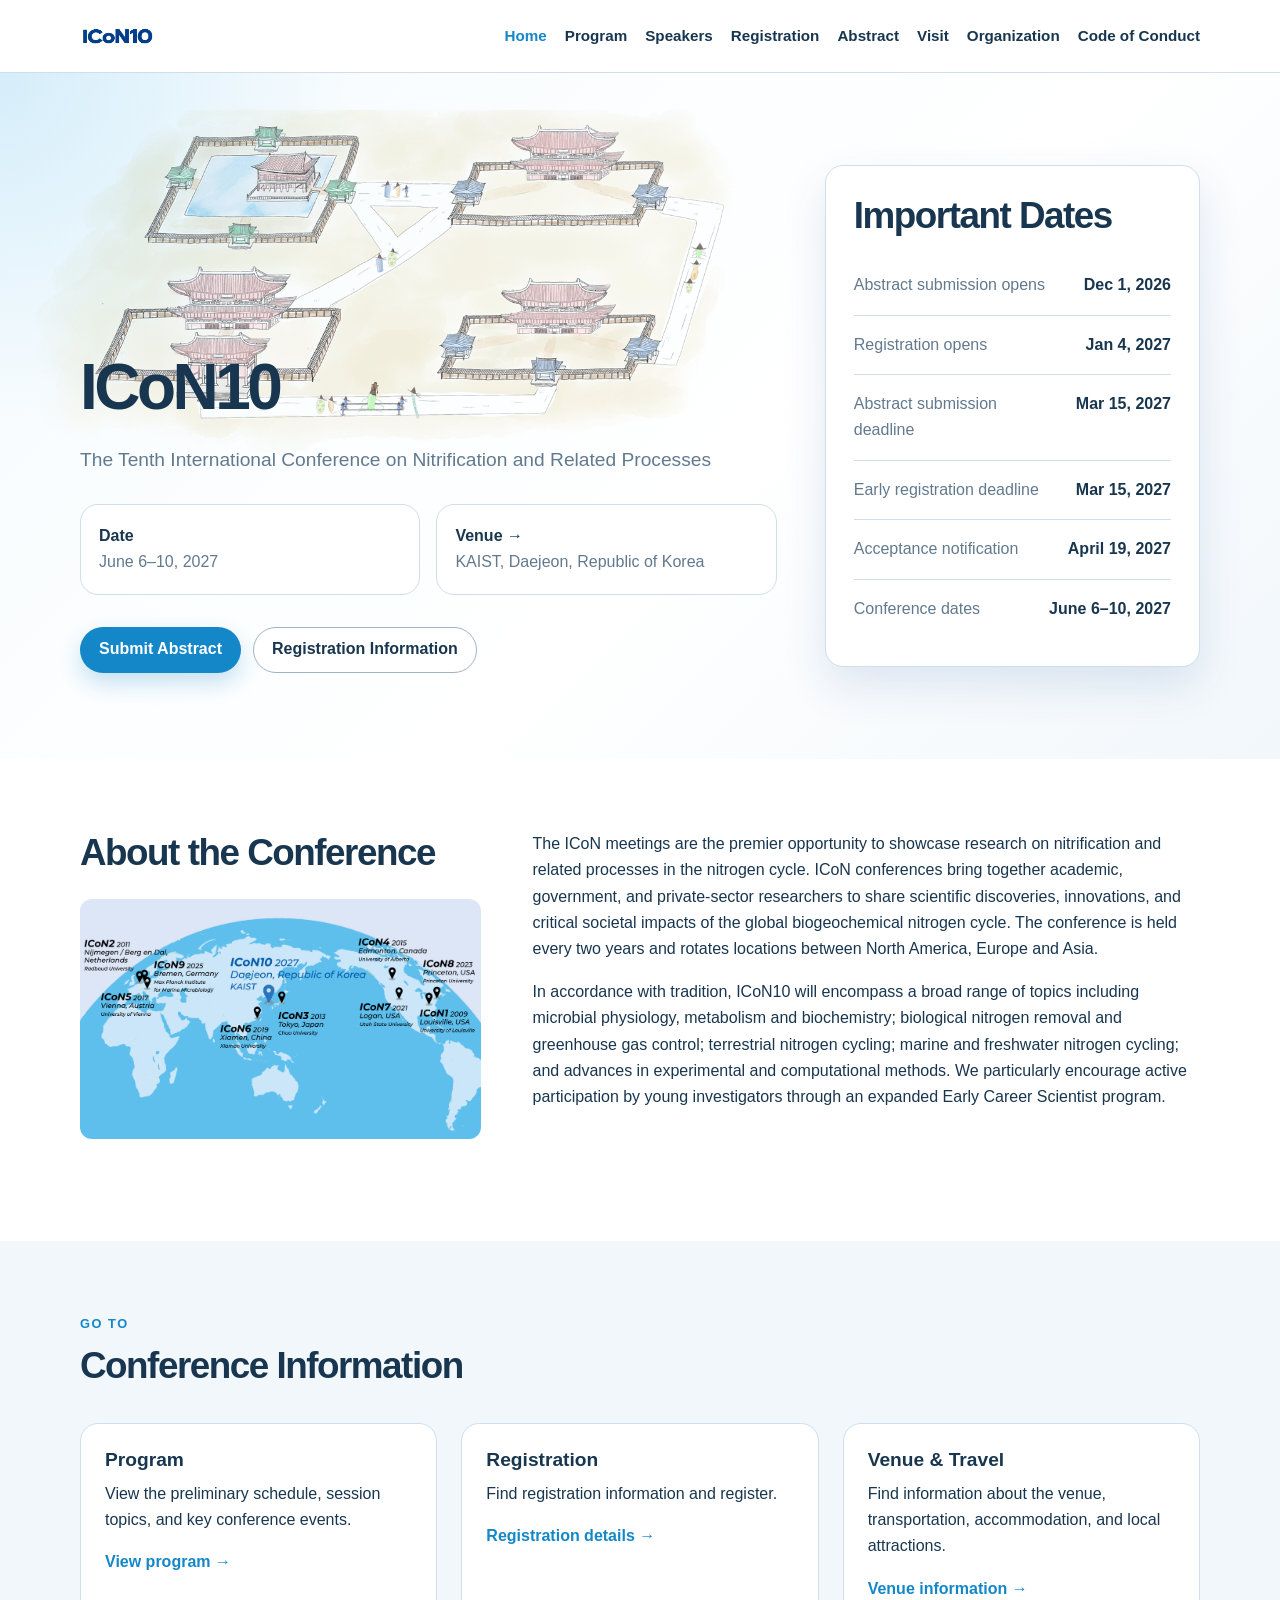
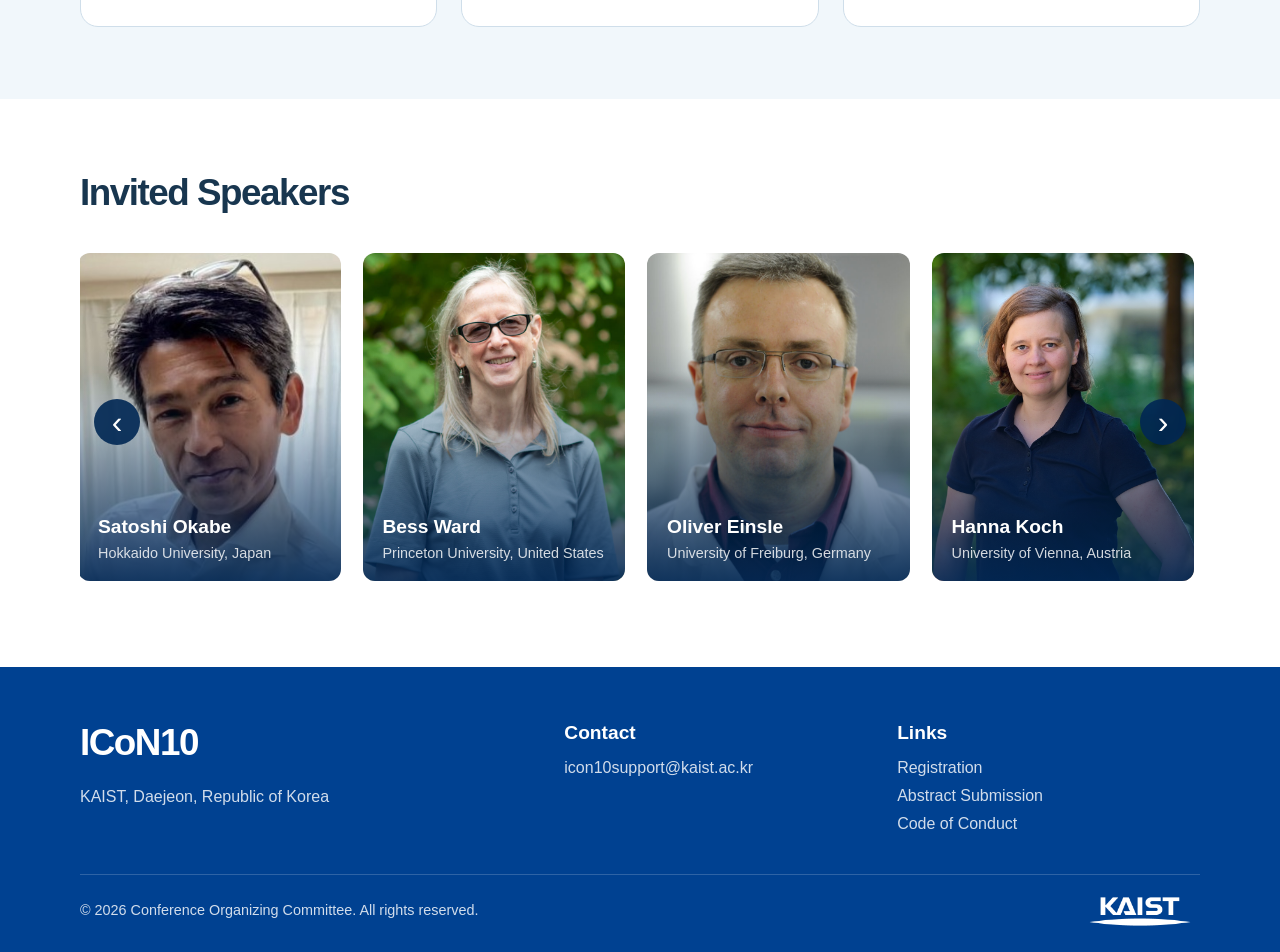
<file: index.html>
<!DOCTYPE html>
<html lang="en">

<head>
  <meta charset="UTF-8" />
  <meta name="viewport" content="width=device-width, initial-scale=1.0" />
  <title>ICoN10</title>
  <meta name="description" content="The 10th International Conference on Nitrification and Related Processes, June 6–10, 2027, KAIST, Daejeon, Republic of Korea.">
  <!-- Link preview -->
  <meta property="og:type" content="website">
  <meta property="og:site_name" content="ICoN10">
  <meta property="og:title" content="ICoN10 — International Conference on Nitrification and Related Processes">
  <meta property="og:description" content="June 6–10, 2027 · KAIST, Daejeon, Republic of Korea">
  <link rel="canonical" href="https://thyun12.github.io/icon10-building/">
  <meta property="og:url" content="https://thyun12.github.io/icon10-building/">
  <!-- <meta property="og:url" content="https://icon10.kaist.ac.kr/"> -->
  <meta property="og:image" content="https://thyun12.github.io/icon10-building/images/icon10-illustration.png">
  <!-- <meta property="og:image" content="https://icon10.kaist.ac.kr/images/icon10-illustration.png"> -->
  <meta property="og:image:width" content="1208">
  <meta property="og:image:height" content="575">
  <meta property="og:image:alt" content="ICoN10 conference at KAIST, Daejeon, June 6–10, 2027">
  <meta name="twitter:card" content="summary_large_image">
  <link rel="icon" type="image/png" href="images/icon10-logo.png" />
  <link rel="stylesheet" href="css/style.css" />
</head>

<body class="page-home">
  <header class="site-header">
    <div class="container header-inner">
      <a class="site-logo" href="index.html" aria-label="Conference home">
        <img class="site-logo-wordmark" src="images/icon10-wordmark.png" alt="">
      </a>

      <button class="nav-toggle" type="button" aria-label="Open navigation" aria-expanded="false">
        <span></span><span></span><span></span>
      </button>

      <nav class="site-nav" aria-label="Main navigation">
        <a href="index.html">Home</a>
        <a href="program.html">Program</a>
        <a href="speakers.html">Speakers</a>
        <a href="registration.html">Registration</a>
        <a href="abstract.html">Abstract</a>
        <div class="nav-dropdown">
          <a class="nav-dropdown-trigger" href="venue.html">
            Visit
          </a>
          <div class="nav-dropdown-menu" aria-label="Visit submenu">
            <a href="venue.html">Venue</a>
            <a href="transportation.html">Transportation</a>
            <a href="accommodation.html">Accommodation</a>
            <a href="local-information.html">Local Information</a>
          </div>
        </div>
        <a href="organization.html">Organization</a>
        <a href="code-of-conduct.html">Code of Conduct</a>
      </nav>
    </div>
  </header>

  <main class="page-main">
    <section class="hero">
      <div class="container hero-grid">
        <div class="hero-content">
          <h1>ICoN10</h1>
          <p class="hero-subtitle">
            The Tenth International Conference on Nitrification and Related Processes
          </p>
          <div class="hero-meta">
            <div>
              <strong>Date</strong>
              <span>June 6–10, 2027</span>
            </div>
            <div>
              <strong><a href="venue.html">Venue →</a></strong>
              <span><a href="transportation.html">KAIST, Daejeon, Republic of Korea</a></span>
            </div>
          </div>
          <div class="button-group">
            <a class="button primary" href="abstract.html">Submit Abstract</a>
            <a class="button secondary" href="registration.html">Registration Information</a>
          </div>
        </div>

        <div class="hero-card" aria-label="Important conference dates">
          <h2>Important Dates</h2>
          <ul class="date-list">
            <li><span>Abstract submission opens</span><strong>Dec 1, 2026</strong></li>
            <li><span>Registration opens</span><strong>Jan 4, 2027</strong></li>
            <li><span>Abstract submission deadline</span><strong>Mar 15, 2027</strong></li>
            <li><span>Early registration deadline</span><strong>Mar 15, 2027</strong></li>
            <li><span>Acceptance notification</span><strong>April 19, 2027</strong></li>
            <li><span>Conference dates</span><strong>June 6–10, 2027</strong></li>
          </ul>
        </div>
      </div>
    </section>

    <section class="section">
      <div class="container two-column">
        <div>
          <h2>About the Conference</h2>
          <figure class="icon-conference-image">
            <img src="images/icon-conference.jpg" alt="ICoN conference" loading="lazy">
          </figure>
        </div>
        <div>
          <p>The ICoN meetings are the premier opportunity to showcase research on nitrification and related
            processes
            in the nitrogen cycle. ICoN conferences bring together academic, government, and private-sector
            researchers
            to share scientific discoveries, innovations, and critical societal impacts of the global biogeochemical
            nitrogen cycle. The conference is held every two years and rotates locations between North America,
            Europe
            and Asia.</p>
          <p>In accordance with tradition, ICoN10 will encompass a broad range of topics including microbial
            physiology, metabolism and biochemistry; biological nitrogen removal and greenhouse gas control;
            terrestrial
            nitrogen cycling; marine and freshwater nitrogen cycling; and advances in experimental and computational
            methods. We particularly encourage active participation by young investigators through an expanded Early
            Career
            Scientist program.</p>
        </div>
      </div>
    </section>

    <section class="section section-muted">
      <div class="container">
        <div class="section-heading">
          <p class="section-label">Go to</p>
          <h2>Conference Information</h2>
        </div>

        <div class="card-grid three">
          <article class="info-card">
            <h3>Program</h3>
            <p>View the preliminary schedule, session topics, and key conference events.</p>
            <a href="program.html">View program →</a>
          </article>
          <article class="info-card">
            <h3>Registration</h3>
            <p>Find registration information and register.</p>
            <a href="registration.html">Registration details →</a>
          </article>
          <article class="info-card">
            <h3>Venue & Travel</h3>
            <p>Find information about the venue, transportation, accommodation, and local attractions.</p>
            <a href="venue.html">Venue information →</a>
          </article>
        </div>
      </div>
    </section>

    <section class="section invited-speakers-section">
      <div class="container">
        <div class="section-heading">
          <h2>Invited Speakers</h2>
        </div>

        <div class="speaker-slider">
          <button class="speaker-slider-button speaker-slider-prev" type="button" aria-label="Show previous speaker"
            aria-controls="speaker-slider-track">
            ‹
          </button>

          <div class="speaker-slider-track" id="speaker-slider-track" aria-label="Invited speakers">
            <a class="speaker-slide" href="https://www.eng.hokudai.ac.jp/labo/water/member.html" target="_blank"
              rel="noopener noreferrer">
              <img src="images/speakers/okabe.jpg" alt="Satoshi Okabe" loading="lazy" draggable="false">
              <div class="speaker-slide-info">
                <h3>Satoshi Okabe</h3>
                <p>Hokkaido University, Japan</p>
              </div>
            </a>

            <a class="speaker-slide" href="https://geosciences.princeton.edu/people/bess-b-ward" target="_blank"
              rel="noopener noreferrer">
              <img src="images/speakers/ward.jpg" alt="Bess Ward" loading="lazy" draggable="false">
              <div class="speaker-slide-info">
                <h3>Bess Ward</h3>
                <p>Princeton University, United States</p>
              </div>
            </a>

            <a class="speaker-slide" href="https://uni-freiburg.de/frias/prof-dr-oliver-einsle/" target="_blank"
              rel="noopener noreferrer">
              <img src="images/speakers/einsle.jpg" alt="Oliver Einsle" loading="lazy" draggable="false">
              <div class="speaker-slide-info">
                <h3>Oliver Einsle</h3>
                <p>University of Freiburg, Germany</p>
              </div>
            </a>

            <a class="speaker-slide" href="https://dome.univie.ac.at/koch" target="_blank" rel="noopener noreferrer">
              <img src="images/speakers/koch.jpg" alt="Hanna Koch" loading="lazy" draggable="false">
              <div class="speaker-slide-info">
                <h3>Hanna Koch</h3>
                <p>University of Vienna, Austria</p>
              </div>
            </a>

            <a class="speaker-slide" href="https://ce.gatech.edu/directory/person/ameet-pinto" target="_blank"
              rel="noopener noreferrer">
              <img src="images/speakers/pinto.jpg" alt="Ameet Pinto" loading="lazy" draggable="false">
              <div class="speaker-slide-info">
                <h3>Ameet Pinto</h3>
                <p>Georgia Institute of Technology, United States</p>
              </div>
            </a>

            <a class="speaker-slide" href="https://www.cityu.edu.hk/see/people/prof-ping-han" target="_blank"
              rel="noopener noreferrer">
              <img src="images/speakers/han.jpg" alt="Ping Han" loading="lazy" draggable="false">
              <div class="speaker-slide-info">
                <h3>Ping Han</h3>
                <p>City University of Hong Kong, Hong Kong</p>
              </div>
            </a>

            <a class="speaker-slide" href="https://eco.sysu.edu.cn/en/teacher/Yang%20Yuchun" target="_blank"
              rel="noopener noreferrer">
              <img src="images/speakers/yang.jpg" alt="Yuchun Yang" loading="lazy" draggable="false">
              <div class="speaker-slide-info">
                <h3>Yuchun Yang</h3>
                <p>Sun Yat-sen University, China</p>
              </div>
            </a>

            <a class="speaker-slide" href="https://www.professoren.tum.de/en/pester-michael" target="_blank"
              rel="noopener noreferrer">
              <img src="images/speakers/pester.jpg" alt="Michael Pester" loading="lazy" draggable="false">
              <div class="speaker-slide-info">
                <h3>Michael Pester</h3>
                <p>Technical University of Munich, Germany</p>
              </div>
            </a>
          </div>

          <button class="speaker-slider-button speaker-slider-next" type="button" aria-label="Show next speaker"
            aria-controls="speaker-slider-track">
            ›
          </button>
        </div>
      </div>
    </section>
  </main>

  <footer class="site-footer">
    <div class="container footer-grid">
      <div>
        <h2>ICoN10</h2>
        <p>KAIST, Daejeon, Republic of Korea</p>
      </div>
      <div>
        <h3>Contact</h3>
        <p><a href="mailto:icon10support@kaist.ac.kr">icon10support@kaist.ac.kr</a></p>
      </div>
      <div class="footer-links">
        <h3>Links</h3>
        <p><a href="registration.html">Registration</a></p>
        <p><a href="abstract.html">Abstract Submission</a></p>
        <p><a href="code-of-conduct.html">Code of Conduct</a></p>
      </div>
    </div>

    <div class="container footer-bottom">
      <p>© <span id="year"></span> Conference Organizing Committee. All rights reserved.</p>
      <a class="footer-kaist-link" href="https://www.kaist.ac.kr/en" target="_blank" rel="noopener noreferrer"
        aria-label="Visit the KAIST website">
        <img class="footer-kaist-logo" src="images/kaist_logo.png" alt="KAIST" />
      </a>
    </div>
  </footer>

  <script src="js/main.js"></script>
</body>

</html>
</file>
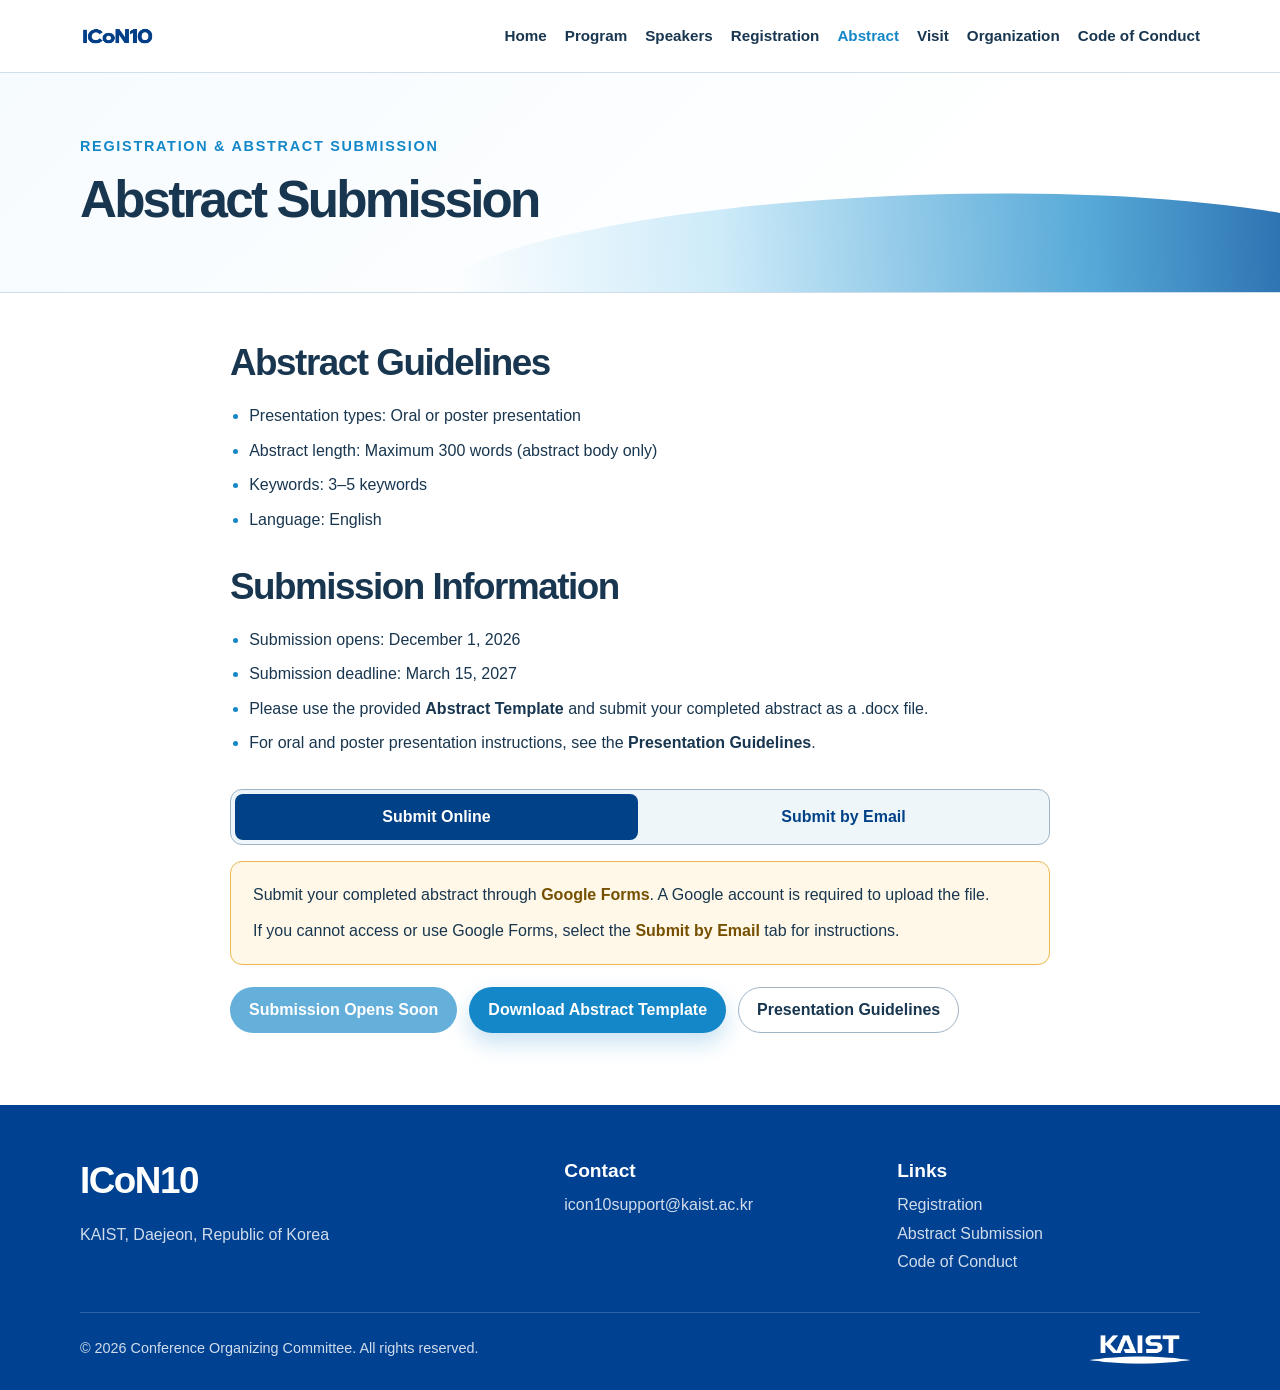
<file: abstract.html>
<!DOCTYPE html>
<html lang="en">

<head>
  <meta charset="UTF-8" />
  <meta name="viewport" content="width=device-width, initial-scale=1.0" />
  <meta name="description" content="Abstract submission information for ICoN10." />
  <title>Abstract Submission | ICoN10</title>
  <link rel="icon" type="image/png" href="images/icon10-logo.png" />
  <link rel="stylesheet" href="css/style.css" />
</head>

<body class="page-abstract">
  <header class="site-header">
    <div class="container header-inner">
      <a class="site-logo" href="index.html" aria-label="Conference home">
        <img class="site-logo-wordmark" src="images/icon10-wordmark.png" alt="">
      </a>

      <button class="nav-toggle" type="button" aria-label="Open navigation" aria-expanded="false">
        <span></span><span></span><span></span>
      </button>

      <nav class="site-nav" aria-label="Main navigation">
        <a href="index.html">Home</a>
        <a href="program.html">Program</a>
        <a href="speakers.html">Speakers</a>
        <a href="registration.html">Registration</a>
        <a href="abstract.html">Abstract</a>
        <div class="nav-dropdown">
          <a class="nav-dropdown-trigger" href="venue.html">
            Visit
          </a>
          <div class="nav-dropdown-menu" aria-label="Visit submenu">
            <a href="venue.html">Venue</a>
            <a href="transportation.html">Transportation</a>
            <a href="accommodation.html">Accommodation</a>
            <a href="local-information.html">Local Information</a>
          </div>
        </div>
        <a href="organization.html">Organization</a>
        <a href="code-of-conduct.html">Code of Conduct</a>
      </nav>
    </div>
  </header>

  <main class="page-main">
    <section class="page-title">
      <div class="container">
        <p class="eyebrow">Registration &amp; Abstract Submission</p>
        <h1>Abstract Submission</h1>
      </div>
    </section>

    <section class="section">
      <div class="container content-narrow">
        <h2>Abstract Guidelines</h2>
        <ul class="check-list">
          <li>Presentation types: Oral or poster presentation</li>
          <li>Abstract length: Maximum 300 words (abstract body only)</li>
          <li>Keywords: 3–5 keywords</li>
          <li>Language: English</li>
        </ul>
        <h2>Submission Information</h2>
        <ul class="check-list">
          <li>Submission opens: December 1, 2026</li>
          <li>Submission deadline: March 15, 2027</li>
          <li>Please use the provided <strong>Abstract Template</strong> and submit your completed abstract as a .docx
            file.</li>
          <li>For oral and poster presentation instructions, see the <strong>Presentation Guidelines</strong>.</li>
        </ul>

        <div class="submission-methods">
          <div class="submission-tabs" role="tablist" aria-label="Abstract submission method">
            <button type="button" class="submission-tab" role="tab" id="submission-form-tab"
              aria-controls="submission-form-panel" aria-selected="true">Submit Online</button>
            <button type="button" class="submission-tab" role="tab" id="submission-email-tab"
              aria-controls="submission-email-panel" aria-selected="false" tabindex="-1">Submit by Email</button>
          </div>

          <div class="submission-panel" role="tabpanel" id="submission-form-panel" aria-labelledby="submission-form-tab"
            tabindex="0">
            <div class="info-box info-box--note">
              <p>Submit your completed abstract through <strong>Google Forms</strong>. A Google account is required to
                upload the file.</p>
              <p>If you cannot access or use Google Forms, select the
                <strong>Submit by Email</strong> tab for instructions.
              </p>
            </div>
            <div class="button-group">
<!--               <a class="button primary" href="https://forms.gle/6sK1MXdktZsmo4Js5" target="_blank" rel="noopener">
                Submit Abstract
              </a> -->
              <a class="button primary" aria-disabled="true">
                Submission Opens Soon
              </a>
              <button class="button primary" id="online-template-open" type="button" aria-haspopup="dialog">Download
                Abstract Template</button>
              <button class="button secondary presenter-info-button" id="presenter-info-open" type="button">
                Presentation Guidelines
              </button>
            </div>
          </div>

          <div class="submission-panel" role="tabpanel" id="submission-email-panel"
            aria-labelledby="submission-email-tab" tabindex="0" hidden>
            <div class="info-box info-box--note">
              <p>If you cannot access or use Google Forms, download the <strong>Abstract Template for Email Submission</strong>
                below. Complete both pages of the template, including the abstract, submission details and declarations.
              </p>
              <!-- <p class="submission-email-instructions">
                <strong>Attach the completed .docx file and send it by email.</strong><br>
                <strong>To</strong> · <span class="submission-email-address">icon10support@kaist.ac.kr</span><br>
                <strong>Subject</strong> · ICoN10 Abstract Submission
              </p> -->
              <p class="submission-email-instructions">
                <strong>Email submission opens on December 1, 2026.</strong><br>
                The submission email address and instructions will be provided when submissions open.
              </p>
              <!-- <p>We will send you a <strong>confirmation of receipt within two business days</strong> of receiving your
                submission. If you do not receive a confirmation, please contact us at icon10support@kaist.ac.kr.</p> -->
            </div>
            <div class="button-group">
              <span class="button primary" aria-disabled="true">Submit by Email</span>
              <a class="button primary" href="files/ICoN10_Abstract_Template_Email_Submission.docx" download>
                Download Abstract Template (Email)
              </a>
              <button class="button secondary presenter-info-button" id="email-presenter-info-open" type="button">
                Presentation Guidelines
              </button>
            </div>
          </div>
        </div>
      </div>
    </section>

    <dialog class="presenter-modal" id="online-template-dialog" aria-labelledby="online-template-title"
      aria-describedby="online-template-description">
      <div class="presenter-modal-content">
        <form method="dialog">
          <button class="presenter-modal-close" type="submit" aria-label="Close download confirmation">×</button>
        </form>
        <h3 id="online-template-title">This template is for submission through Google Forms.</h2>
          <p id="online-template-description">If you cannot access or use Google Forms, use the email template and
            complete both pages.</p>
          <div class="button-group">
            <a class="button primary" id="online-template-download" href="files/ICoN10_Abstract_Template.docx" download>
              Download
            </a>
            <button class="button secondary" id="online-template-email" type="button">Email Submission</button>
          </div>
      </div>
    </dialog>

    <dialog class="presenter-modal" id="presenter-modal" aria-labelledby="presenter-modal-title">
      <div class="presenter-modal-content">
        <button class="presenter-modal-close" id="presenter-modal-close" type="button"
          aria-label="Close presenter information">
          ×
        </button>

        <p class="section-label">Presentation Guidelines</p>

        <h2 id="presenter-modal-title">
          Information for Presenters
        </h2>

        <h3>Oral Presentations</h3>
        <ul class="presenter-guideline-list">
          <li><strong>Time:</strong>
            20 minutes total — 15 minutes for the presentation and 5 minutes for Q&amp;A and transition.
          </li>

          <li><strong>Computer:</strong>
            Presentations must be delivered using the provided Windows desktop.
          </li>

          <li><strong>File Format:</strong>
            PowerPoint is strongly recommended for compatibility.
          </li>

          <li><strong>Upload:</strong>
            Please upload your presentation to the provided computer before your session.
          </li>

          <li><strong>Support:</strong>
            Session convenors will assist with uploading your presentation.
          </li>
        </ul>

        <h3>Poster Presentations</h3>
        <ul class="presenter-guideline-list">
          <li>
            <strong>Poster Size:</strong>
            A0 (841 × 1189 mm / 33.1 × 46.8 in), portrait orientation.
          </li>

          <li>
            <strong>Poster Number:</strong>
            Please check your poster number and place your poster on the corresponding poster board before your
            presentation day.
          </li>

          <li>
            <strong>Display Schedule:</strong>
            <ul>
              <li>Odd-numbered posters: Monday–Tuesday</li>
              <li>Even-numbered posters: Wednesday–Thursday</li>
            </ul>
          </li>

          <li>
            <strong>Poster Presentation:</strong>
            <ul>
              <li>Odd-numbered posters: Monday, 17:30–19:30</li>
              <li>Even-numbered posters: Wednesday, 15:30–17:30</li>
            </ul>
          </li>

          <li>
            <strong>Presentation Day:</strong>
            Each poster will be presented on one designated day only.
          </li>
        </ul>
      </div>
    </dialog>
  </main>

  <footer class="site-footer">
    <div class="container footer-grid">
      <div>
        <h2>ICoN10</h2>
        <p>KAIST, Daejeon, Republic of Korea</p>
      </div>
      <div>
        <h3>Contact</h3>
        <p><a href="mailto:icon10support@kaist.ac.kr">icon10support@kaist.ac.kr</a></p>
      </div>
      <div class="footer-links">
        <h3>Links</h3>
        <p><a href="registration.html">Registration</a></p>
        <p><a href="abstract.html">Abstract Submission</a></p>
        <p><a href="code-of-conduct.html">Code of Conduct</a></p>
      </div>
    </div>

    <div class="container footer-bottom">
      <p>© <span id="year"></span> Conference Organizing Committee. All rights reserved.</p>
      <a class="footer-kaist-link" href="https://www.kaist.ac.kr/en" target="_blank" rel="noopener noreferrer"
        aria-label="Visit the KAIST website">
        <img class="footer-kaist-logo" src="images/kaist_logo.png" alt="KAIST" />
      </a>
    </div>
  </footer>

  <script src="js/main.js"></script>
</body>

</html>
</file>
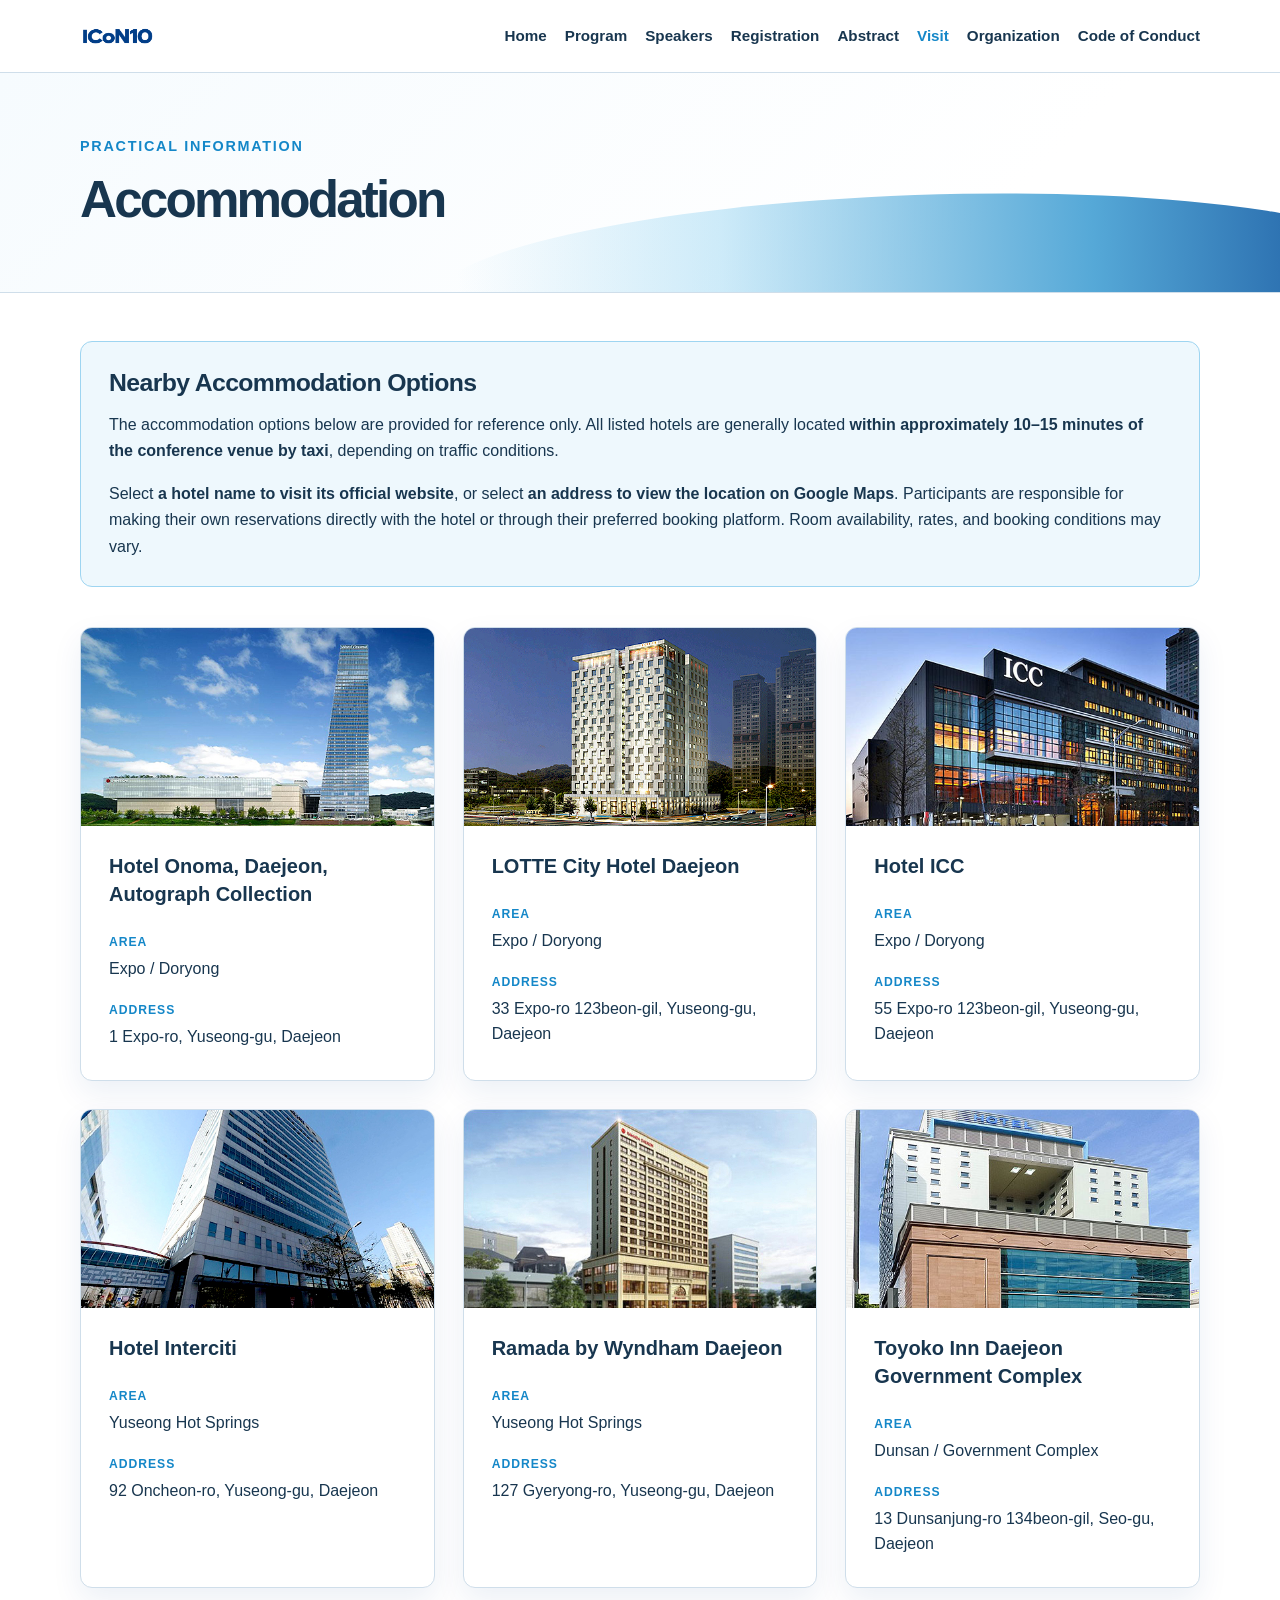
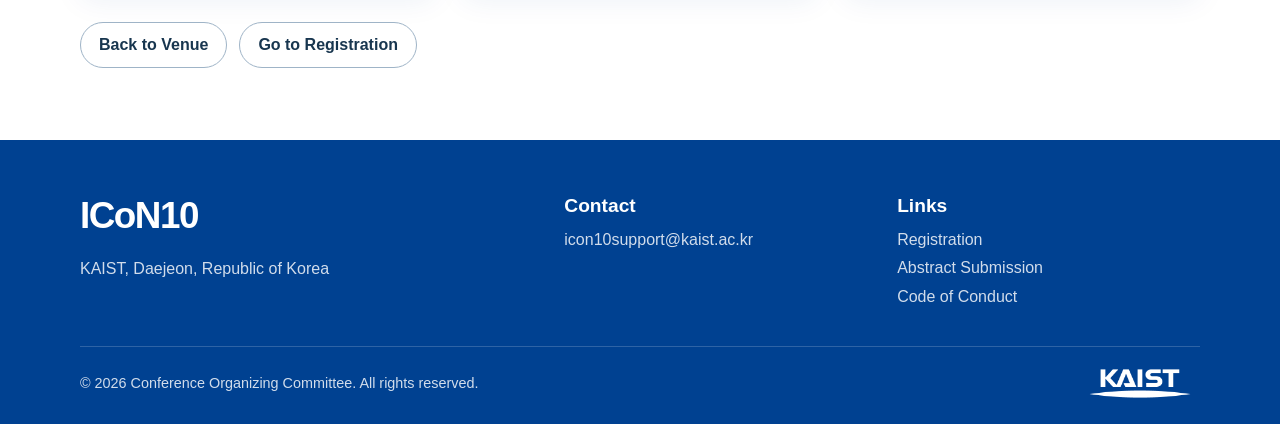
<file: accommodation.html>
<!DOCTYPE html>
<html lang="en">

<head>
  <meta charset="UTF-8" />
  <meta name="viewport" content="width=device-width, initial-scale=1.0" />
  <meta name="description" content="Accommodation information for ICoN10 participants in Daejeon." />
  <title>Accommodation | ICoN10</title>
  <link rel="icon" type="image/png" href="images/icon10-logo.png" />
  <link rel="stylesheet" href="css/style.css" />
</head>

<body class="page-venue-accommodation">
  <header class="site-header">
    <div class="container header-inner">
      <a class="site-logo" href="index.html" aria-label="Conference home">
        <img class="site-logo-wordmark" src="images/icon10-wordmark.png" alt="">
      </a>

      <button class="nav-toggle" type="button" aria-label="Open navigation" aria-expanded="false">
        <span></span><span></span><span></span>
      </button>

      <nav class="site-nav" aria-label="Main navigation">
        <a href="index.html">Home</a>
        <a href="program.html">Program</a>
        <a href="speakers.html">Speakers</a>
        <a href="registration.html">Registration</a>
        <a href="abstract.html">Abstract</a>
        <div class="nav-dropdown">
          <a class="nav-dropdown-trigger" href="venue.html">
            Visit
          </a>
          <div class="nav-dropdown-menu" aria-label="Visit submenu">
            <a href="venue.html">Venue</a>
            <a href="transportation.html">Transportation</a>
            <a href="accommodation.html">Accommodation</a>
            <a href="local-information.html">Local Information</a>
          </div>
        </div>
        <a href="organization.html">Organization</a>
        <a href="code-of-conduct.html">Code of Conduct</a>
      </nav>
    </div>
  </header>

  <main class="page-main">
    <section class="page-title">
      <div class="container">
        <p class="eyebrow">Practical information</p>
        <h1>Accommodation</h1>
      </div>
    </section>

    <section class="section">
      <div class="container">
        <section class="info-box info-box--feature venue-accommodation-box">
          <h2 class="info-box__title">Nearby Accommodation Options</h2>
          <p>
            The accommodation options below are provided for reference only.
            All listed hotels are generally located <strong>within approximately
              10–15 minutes of the conference venue by taxi</strong>, depending on
            traffic conditions.
          </p>
          <p>
            Select <strong>a hotel name to visit its official website</strong>, or select
            <strong>an address to view the location on Google Maps</strong>. Participants
            are responsible for making their own reservations directly with
            the hotel or through their preferred booking platform. Room
            availability, rates, and booking conditions may vary.
          </p>
        </section>

        <div class="card-grid three hotel-card-grid">
          <!-- Hotel Onoma -->
          <article class="hotel-card">
            <a class="hotel-card-image"
              href="https://www.marriott.com/en-us/hotels/cjjak-hotel-onoma-daejeon-autograph-collection/overview/"
              target="_blank" rel="noopener noreferrer" aria-label="Visit the Hotel Onoma official website">
              <img src="images/hotels/hotel-onoma.jpg" alt="Hotel Onoma, Daejeon" loading="lazy">
            </a>

            <div class="hotel-card-body">
              <h3 class="hotel-card-title">
                <a href="https://www.marriott.com/en-us/hotels/cjjak-hotel-onoma-daejeon-autograph-collection/overview/"
                  target="_blank" rel="noopener noreferrer">
                  Hotel Onoma, Daejeon,<br>
                  Autograph Collection
                </a>
              </h3>

              <dl class="hotel-card-details">
                <div>
                  <dt>Area</dt>
                  <dd>Expo / Doryong</dd>
                </div>

                <div>
                  <dt>Address</dt>
                  <dd>
                    <a href="https://www.google.com/maps/search/?api=1&amp;query=Hotel+Onoma+Daejeon&amp;hl=en"
                      target="_blank" rel="noopener noreferrer">
                      1 Expo-ro, Yuseong-gu, Daejeon
                    </a>
                  </dd>
                </div>
              </dl>
            </div>
          </article>

          <!-- LOTTE City Hotel -->
          <article class="hotel-card">
            <a class="hotel-card-image" href="https://www.lottehotel.com/daejeon-city/en" target="_blank"
              rel="noopener noreferrer" aria-label="Visit the LOTTE City Hotel Daejeon official website">
              <img src="images/hotels/lotte-city-hotel-daejeon.jpg" alt="LOTTE City Hotel Daejeon" loading="lazy">
            </a>

            <div class="hotel-card-body">
              <h3 class="hotel-card-title">
                <a href="https://www.lottehotel.com/daejeon-city/en" target="_blank" rel="noopener noreferrer">
                  LOTTE City Hotel Daejeon
                </a>
              </h3>

              <dl class="hotel-card-details">
                <div>
                  <dt>Area</dt>
                  <dd>Expo / Doryong</dd>
                </div>

                <div>
                  <dt>Address</dt>
                  <dd>
                    <a href="https://www.google.com/maps/search/?api=1&amp;query=LOTTE+City+Hotel+Daejeon&amp;hl=en"
                      target="_blank" rel="noopener noreferrer">
                      33 Expo-ro 123beon-gil, Yuseong-gu, Daejeon
                    </a>
                  </dd>
                </div>
              </dl>
            </div>
          </article>

          <!-- Hotel ICC -->
          <article class="hotel-card">
            <a class="hotel-card-image" href="https://be5.wingsbooking.com/ICC1?lang=ENG" target="_blank"
              rel="noopener noreferrer" aria-label="Visit the Hotel ICC official website">
              <img src="images/hotels/hotel-icc.jpg" alt="Hotel ICC" loading="lazy">
            </a>

            <div class="hotel-card-body">
              <h3 class="hotel-card-title">
                <a href="https://be5.wingsbooking.com/ICC1?lang=ENG" target="_blank" rel="noopener noreferrer">
                  Hotel ICC
                </a>
              </h3>

              <dl class="hotel-card-details">
                <div>
                  <dt>Area</dt>
                  <dd>Expo / Doryong</dd>
                </div>

                <div>
                  <dt>Address</dt>
                  <dd>
                    <a href="https://www.google.com/maps/search/?api=1&amp;query=Hotel+ICC+Daejeon&amp;hl=en"
                      target="_blank" rel="noopener noreferrer">
                      55 Expo-ro 123beon-gil, Yuseong-gu, Daejeon
                    </a>
                  </dd>
                </div>
              </dl>
            </div>
          </article>

          <!-- Hotel Interciti -->
          <article class="hotel-card">
            <a class="hotel-card-image" href="https://www.hotelinterciti.com/english/main" target="_blank"
              rel="noopener noreferrer" aria-label="Visit the Hotel Interciti official website">
              <img src="images/hotels/hotel-interciti.jpg" alt="Hotel Interciti" loading="lazy">
            </a>

            <div class="hotel-card-body">
              <h3 class="hotel-card-title">
                <a href="https://www.hotelinterciti.com/english/main" target="_blank" rel="noopener noreferrer">
                  Hotel Interciti
                </a>
              </h3>

              <dl class="hotel-card-details">
                <div>
                  <dt>Area</dt>
                  <dd>Yuseong Hot Springs</dd>
                </div>

                <div>
                  <dt>Address</dt>
                  <dd>
                    <a href="https://www.google.com/maps/search/?api=1&amp;query=Hotel+Interciti+Daejeon&amp;hl=en"
                      target="_blank" rel="noopener noreferrer">
                      92 Oncheon-ro, Yuseong-gu, Daejeon
                    </a>
                  </dd>
                </div>
              </dl>
            </div>
          </article>

          <!-- Ramada -->
          <article class="hotel-card">
            <a class="hotel-card-image" href="https://www.ramadadaejeon.com/" target="_blank"
              rel="noopener noreferrer" aria-label="Visit the Ramada by Wyndham Daejeon official website">
              <img src="images/hotels/ramada-daejeon.jpg" alt="Ramada by Wyndham Daejeon" loading="lazy">
            </a>

            <div class="hotel-card-body">
              <h3 class="hotel-card-title">
                <a href="https://www.ramadadaejeon.com/" target="_blank" rel="noopener noreferrer">
                  Ramada by Wyndham Daejeon
                </a>
              </h3>

              <dl class="hotel-card-details">
                <div>
                  <dt>Area</dt>
                  <dd>Yuseong Hot Springs</dd>
                </div>

                <div>
                  <dt>Address</dt>
                  <dd>
                    <a href="https://www.google.com/maps/search/?api=1&amp;query=Ramada+by+Wyndham+Daejeon&amp;hl=en"
                      target="_blank" rel="noopener noreferrer">
                      127 Gyeryong-ro, Yuseong-gu, Daejeon
                    </a>
                  </dd>
                </div>
              </dl>
            </div>
          </article>

          <!-- Toyoko Inn -->
          <article class="hotel-card">
            <a class="hotel-card-image" href="https://www.toyoko-inn.com/eng/search/detail/00234/" target="_blank"
              rel="noopener noreferrer" aria-label="Visit the Toyoko Inn Daejeon Government Complex official website">
              <img src="images/hotels/toyoko-inn-daejeon.jpg" alt="Toyoko Inn Daejeon Government Complex"
                loading="lazy">
            </a>

            <div class="hotel-card-body">
              <h3 class="hotel-card-title">
                <a href="https://www.toyoko-inn.com/eng/search/detail/00234/" target="_blank" rel="noopener noreferrer">
                  Toyoko Inn Daejeon<br>
                  Government Complex
                </a>
              </h3>

              <dl class="hotel-card-details">
                <div>
                  <dt>Area</dt>
                  <dd>Dunsan / Government Complex</dd>
                </div>

                <div>
                  <dt>Address</dt>
                  <dd>
                    <a href="https://www.google.com/maps/search/?api=1&amp;query=Toyoko+Inn+Daejeon+Government+Complex&amp;hl=en"
                      target="_blank" rel="noopener noreferrer">
                      13 Dunsanjung-ro 134beon-gil, Seo-gu, Daejeon
                    </a>
                  </dd>
                </div>
              </dl>
            </div>
          </article>
        </div>

        <div class="page-actions">
          <a class="button secondary" href="venue.html">
            Back to Venue
          </a>
          <a class="button secondary" href="registration.html">
            Go to Registration
          </a>
        </div>
      </div>
    </section>
  </main>

  <footer class="site-footer">
    <div class="container footer-grid">
      <div>
        <h2>ICoN10</h2>
        <p>KAIST, Daejeon, Republic of Korea</p>
      </div>
      <div>
        <h3>Contact</h3>
        <p><a href="mailto:icon10support@kaist.ac.kr">icon10support@kaist.ac.kr</a></p>
      </div>
      <div class="footer-links">
        <h3>Links</h3>
        <p><a href="registration.html">Registration</a></p>
        <p><a href="abstract.html">Abstract Submission</a></p>
        <p><a href="code-of-conduct.html">Code of Conduct</a></p>
      </div>
    </div>

    <div class="container footer-bottom">
      <p>© <span id="year"></span> Conference Organizing Committee. All rights reserved.</p>
      <a class="footer-kaist-link" href="https://www.kaist.ac.kr/en" target="_blank" rel="noopener noreferrer"
        aria-label="Visit the KAIST website">
        <img class="footer-kaist-logo" src="images/kaist_logo.png" alt="KAIST" />
      </a>
    </div>
  </footer>

  <script src="js/main.js"></script>
</body>

</html>
</file>
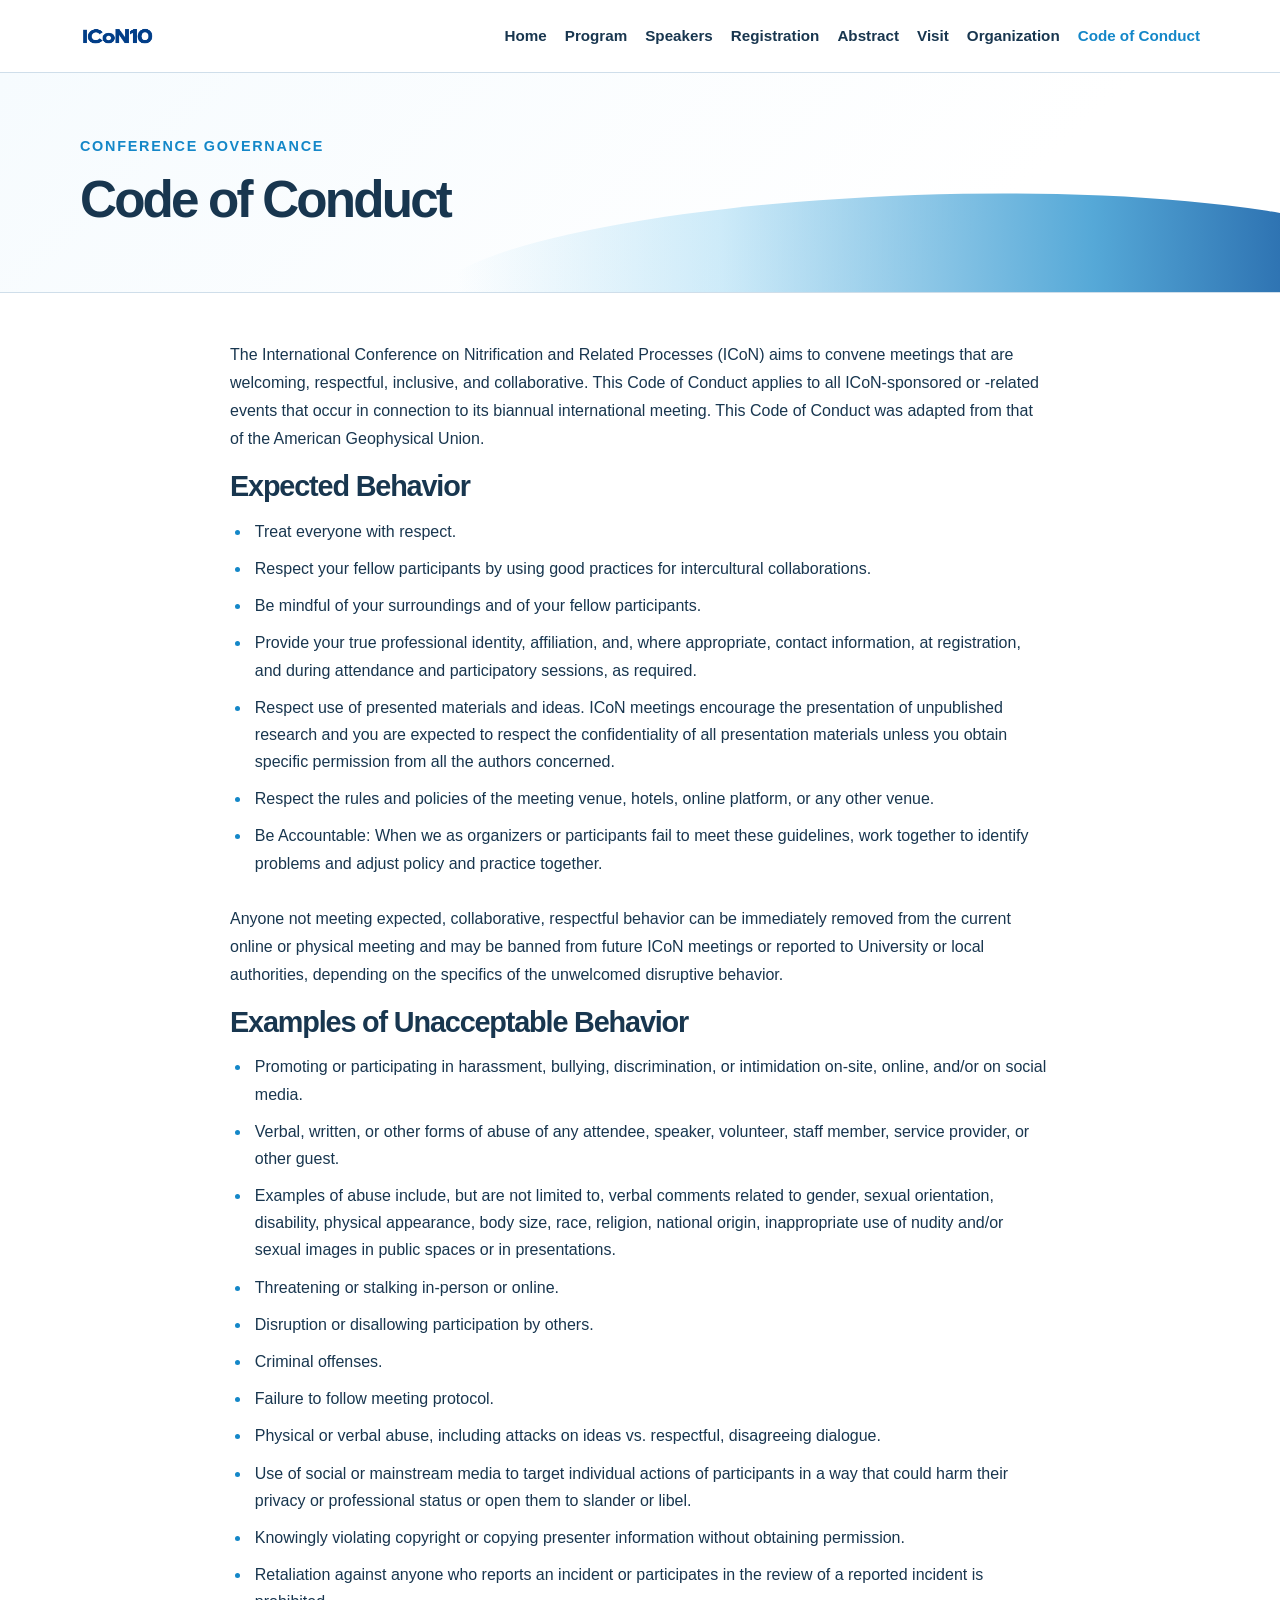
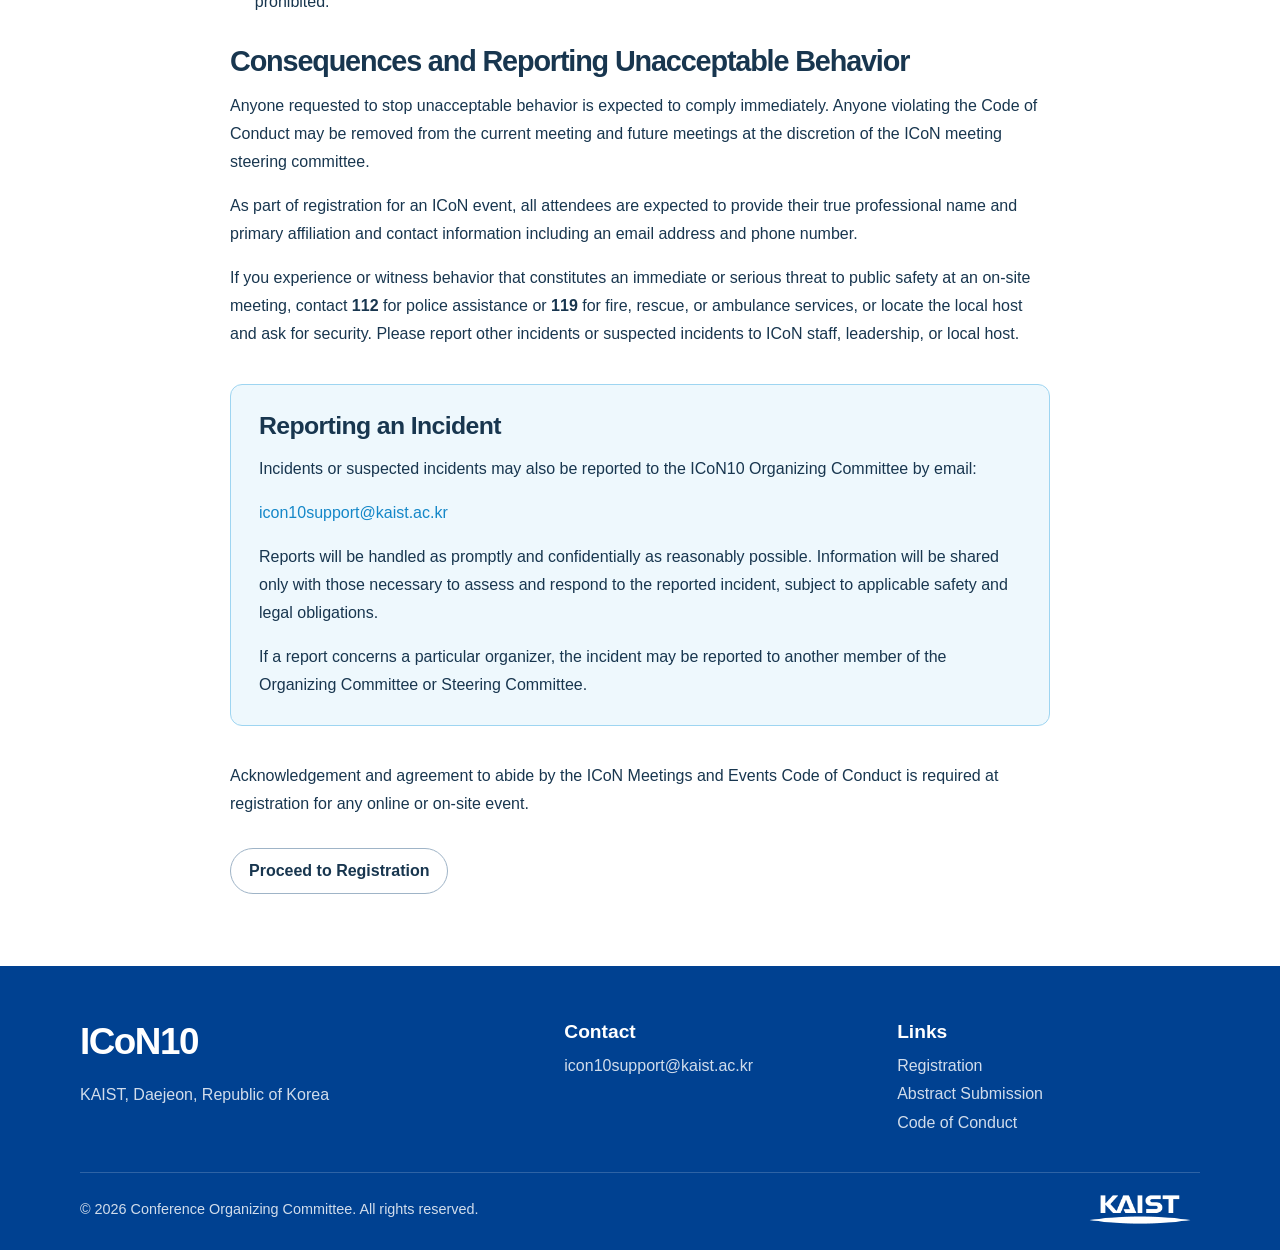
<file: code-of-conduct.html>
<!DOCTYPE html>
<html lang="en">

<head>
  <meta charset="UTF-8" />
  <meta name="viewport" content="width=device-width, initial-scale=1.0" />
  <meta name="description" content="Code of Conduct for ICoN10 meetings and events." />
  <title>Code of Conduct | ICoN10</title>
  <link rel="icon" type="image/png" href="images/icon10-logo.png" />
  <link rel="stylesheet" href="css/style.css" />
</head>

<body class="page-code-of-conduct">
  <header class="site-header">
    <div class="container header-inner">
      <a class="site-logo" href="index.html" aria-label="Conference home">
        <img class="site-logo-wordmark" src="images/icon10-wordmark.png" alt="">
      </a>

      <button class="nav-toggle" type="button" aria-label="Open navigation" aria-expanded="false">
        <span></span><span></span><span></span>
      </button>

      <nav class="site-nav" aria-label="Main navigation">
        <a href="index.html">Home</a>
        <a href="program.html">Program</a>
        <a href="speakers.html">Speakers</a>
        <a href="registration.html">Registration</a>
        <a href="abstract.html">Abstract</a>
        <div class="nav-dropdown">
          <a class="nav-dropdown-trigger" href="venue.html">
            Visit
          </a>
          <div class="nav-dropdown-menu" aria-label="Visit submenu">
            <a href="venue.html">Venue</a>
            <a href="transportation.html">Transportation</a>
            <a href="accommodation.html">Accommodation</a>
            <a href="local-information.html">Local Information</a>
          </div>
        </div>
        <a href="organization.html">Organization</a>
        <a href="code-of-conduct.html">Code of Conduct</a>
      </nav>
    </div>
  </header>

  <main class="page-main">
    <section class="page-title">
      <div class="container">
        <p class="eyebrow">Conference Governance</p>
        <h1>Code of Conduct</h1>
      </div>
    </section>

    <section class="section">
      <div class="container content-narrow conduct-content">
        <p>The International Conference on Nitrification and
          Related Processes (ICoN) aims to convene meetings that
          are welcoming, respectful, inclusive, and collaborative.
          This Code of Conduct applies to all ICoN-sponsored or
          -related events that occur in connection to its biannual
          international meeting. This Code of Conduct was adapted from that of the
          American Geophysical Union.
        </p>
        <h2>Expected Behavior</h2>
        <ul class="conduct-list">
          <li>
            Treat everyone with respect.
          </li>

          <li>
            Respect your fellow participants by using good
            practices for intercultural collaborations.
          </li>

          <li>
            Be mindful of your surroundings and of your fellow
            participants.
          </li>

          <li>
            Provide your true professional identity, affiliation,
            and, where appropriate, contact information, at
            registration, and during attendance and participatory
            sessions, as required.
          </li>

          <li>
            Respect use of presented materials and ideas. ICoN
            meetings encourage the presentation of unpublished
            research and you are expected to respect the
            confidentiality of all presentation materials unless
            you obtain specific permission from all the authors
            concerned.
          </li>

          <li>
            Respect the rules and policies of the meeting venue,
            hotels, online platform, or any other venue.
          </li>

          <li>
            Be Accountable: When we as organizers or participants
            fail to meet these guidelines, work together to
            identify problems and adjust policy and practice
            together.
          </li>
        </ul>

        <p>
          Anyone not meeting expected, collaborative, respectful
          behavior can be immediately removed from the current
          online or physical meeting and may be banned from future
          ICoN meetings or reported to University or local
          authorities, depending on the specifics of the unwelcomed
          disruptive behavior.
        </p>


        <h2>Examples of Unacceptable Behavior</h2>

        <ul class="conduct-list">
          <li>
            Promoting or participating in harassment, bullying,
            discrimination, or intimidation on-site, online,
            and/or on social media.
          </li>

          <li>
            Verbal, written, or other forms of abuse of any
            attendee, speaker, volunteer, staff member, service
            provider, or other guest.
          </li>

          <li>
            Examples of abuse include, but are not limited to,
            verbal comments related to gender, sexual orientation,
            disability, physical appearance, body size, race,
            religion, national origin, inappropriate use of nudity
            and/or sexual images in public spaces or in
            presentations.
          </li>

          <li>
            Threatening or stalking in-person or online.
          </li>

          <li>
            Disruption or disallowing participation by others.
          </li>

          <li>
            Criminal offenses.
          </li>

          <li>
            Failure to follow meeting protocol.
          </li>

          <li>
            Physical or verbal abuse, including attacks on ideas
            vs. respectful, disagreeing dialogue.
          </li>

          <li>
            Use of social or mainstream media to target individual
            actions of participants in a way that could harm their
            privacy or professional status or open them to slander
            or libel.
          </li>

          <li>
            Knowingly violating copyright or copying presenter
            information without obtaining permission.
          </li>

          <li>
            Retaliation against anyone who reports an incident or
            participates in the review of a reported incident is
            prohibited.
          </li>
        </ul>

        <h2>
          Consequences and Reporting Unacceptable Behavior
        </h2>

        <p>
          Anyone requested to stop unacceptable behavior is
          expected to comply immediately. Anyone violating the
          Code of Conduct may be removed from the current meeting
          and future meetings at the discretion of the ICoN meeting
          steering committee.
        </p>

        <p>
          As part of registration for an ICoN event, all attendees
          are expected to provide their true professional name and
          primary affiliation and contact information including an
          email address and phone number.
        </p>

        <p>
          If you experience or witness behavior that constitutes
          an immediate or serious threat to public safety at an
          on-site meeting, contact <strong>112</strong> for police
          assistance or <strong>119</strong> for fire, rescue, or
          ambulance services, or locate the local host and ask for
          security. Please report other incidents or suspected
          incidents to ICoN staff, leadership, or local host.
        </p>

        <section class="info-box info-box--feature conduct-notice">
          <h3 class="info-box__title">Reporting an Incident</h3>

          <p>
            Incidents or suspected incidents may also be reported
            to the ICoN10 Organizing Committee by email:
          </p>

          <p>
            <a href="mailto:icon10support@kaist.ac.kr?subject=ICoN10%20Code%20of%20Conduct%20Report">
              icon10support@kaist.ac.kr
            </a>
          </p>

          <p>
            Reports will be handled as promptly and confidentially
            as reasonably possible. Information will be shared only
            with those necessary to assess and respond to the
            reported incident, subject to applicable safety and
            legal obligations.
          </p>

          <p>
            If a report concerns a particular organizer, the
            incident may be reported to another member of the
            Organizing Committee or Steering Committee.
          </p>
        </section>


        <p>
          Acknowledgement and agreement to abide by the ICoN
          Meetings and Events Code of Conduct is required at
          registration for any online or on-site event.
        </p>


        <div class="conduct-actions">
          <a class="button secondary" href="registration.html">
            Proceed to Registration
          </a>
        </div>
      </div>
    </section>

  </main>

  <footer class="site-footer">
    <div class="container footer-grid">
      <div>
        <h2>ICoN10</h2>
        <p>KAIST, Daejeon, Republic of Korea</p>
      </div>
      <div>
        <h3>Contact</h3>
        <p><a href="mailto:icon10support@kaist.ac.kr">icon10support@kaist.ac.kr</a></p>
      </div>
      <div class="footer-links">
        <h3>Links</h3>
        <p><a href="registration.html">Registration</a></p>
        <p><a href="abstract.html">Abstract Submission</a></p>
        <p><a href="code-of-conduct.html">Code of Conduct</a></p>
      </div>
    </div>

    <div class="container footer-bottom">
      <p>© <span id="year"></span> Conference Organizing Committee. All rights reserved.</p>
      <a class="footer-kaist-link" href="https://www.kaist.ac.kr/en" target="_blank" rel="noopener noreferrer"
        aria-label="Visit the KAIST website">
        <img class="footer-kaist-logo" src="images/kaist_logo.png" alt="KAIST" />
      </a>
    </div>
  </footer>

  <script src="js/main.js"></script>
</body>

</html>
</file>
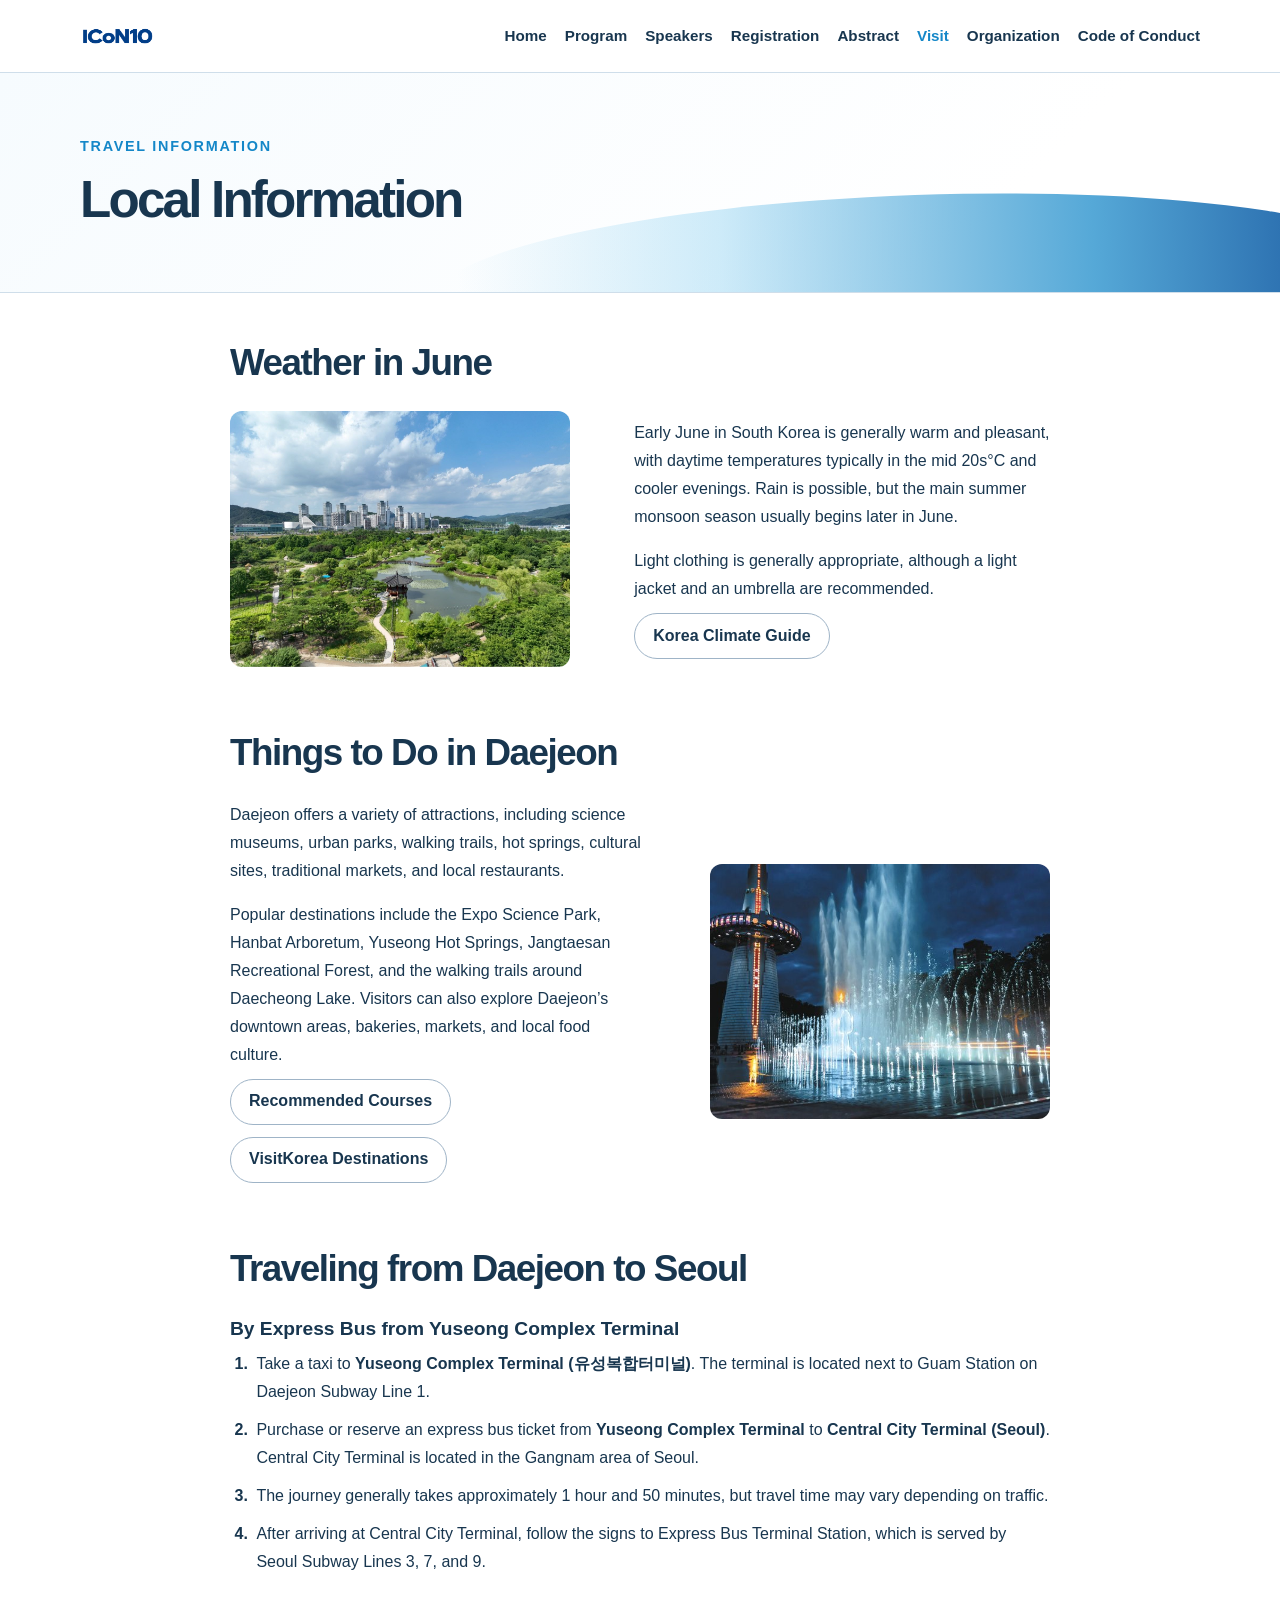
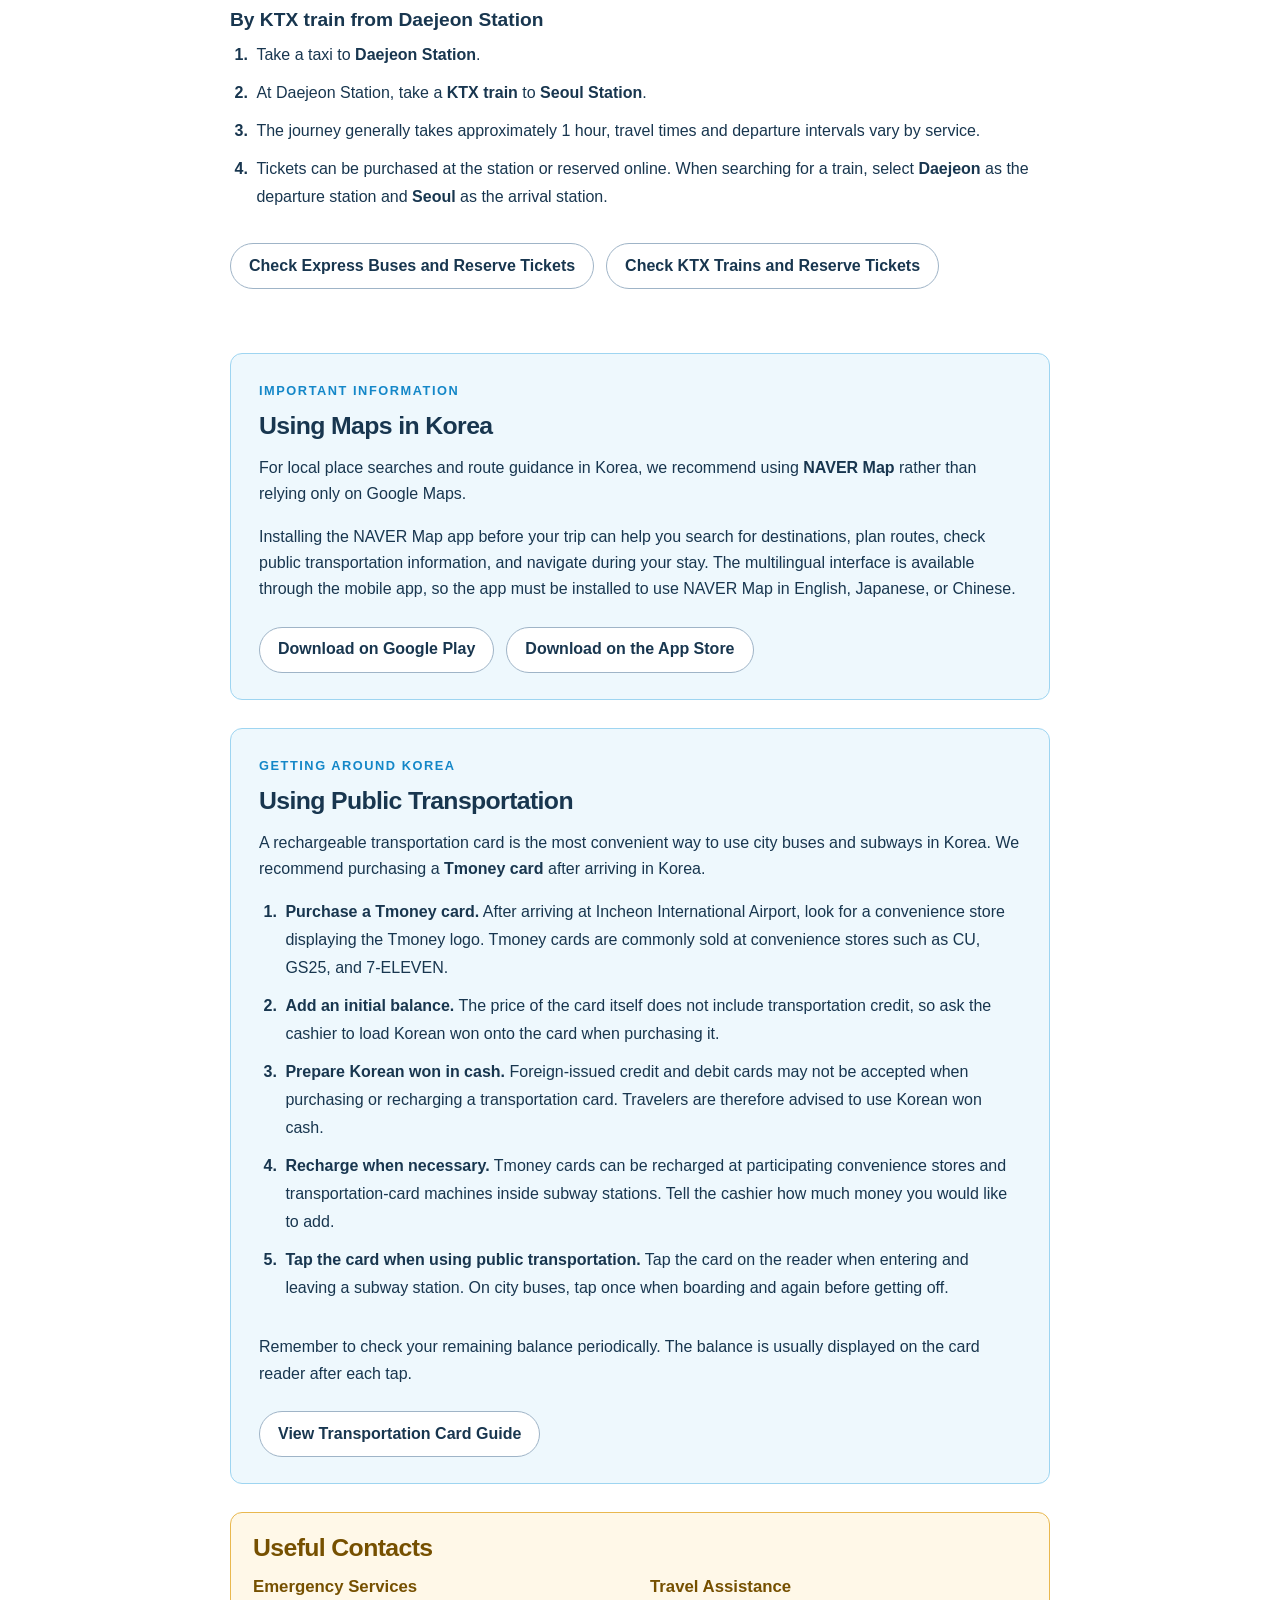
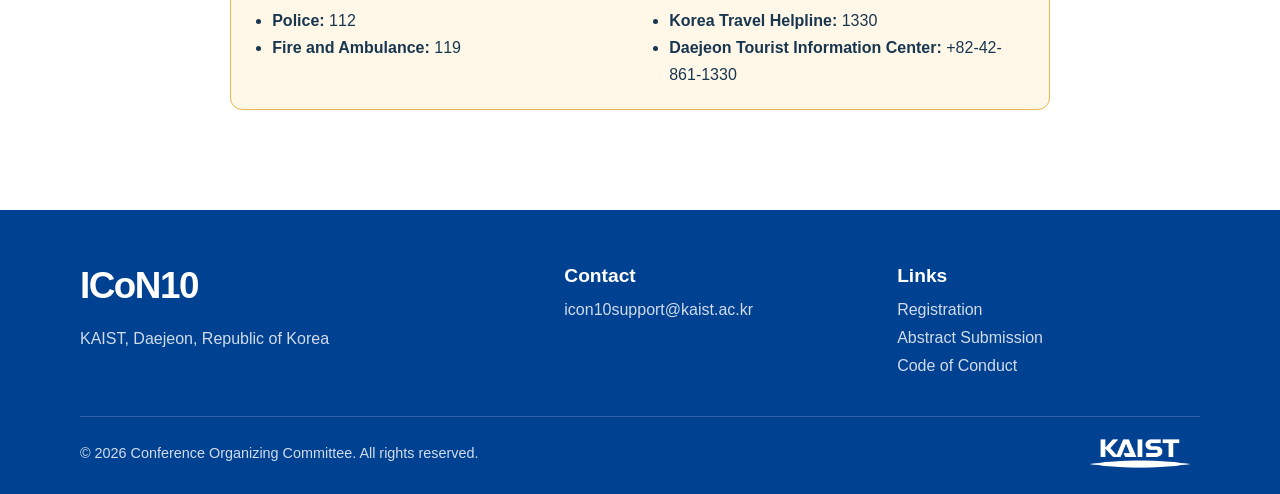
<file: local-information.html>
<!DOCTYPE html>
<html lang="en">

<head>
  <meta charset="UTF-8" />
  <meta name="viewport" content="width=device-width, initial-scale=1.0" />
  <meta name="description" content="Weather, attractions, maps, and useful contacts for ICoN10 participants." />
  <title>Local Information | ICoN10</title>
  <link rel="icon" type="image/png" href="images/icon10-logo.png" />
  <link rel="stylesheet" href="css/style.css" />
</head>

<body class="page-venue-local-information">
  <header class="site-header">
    <div class="container header-inner">
      <a class="site-logo" href="index.html" aria-label="Conference home">
        <img class="site-logo-wordmark" src="images/icon10-wordmark.png" alt="">
      </a>

      <button class="nav-toggle" type="button" aria-label="Open navigation" aria-expanded="false">
        <span></span><span></span><span></span>
      </button>

      <nav class="site-nav" aria-label="Main navigation">
        <a href="index.html">Home</a>
        <a href="program.html">Program</a>
        <a href="speakers.html">Speakers</a>
        <a href="registration.html">Registration</a>
        <a href="abstract.html">Abstract</a>
        <div class="nav-dropdown">
          <a class="nav-dropdown-trigger" href="venue.html">
            Visit
          </a>
          <div class="nav-dropdown-menu" aria-label="Visit submenu">
            <a href="venue.html">Venue</a>
            <a href="transportation.html">Transportation</a>
            <a href="accommodation.html">Accommodation</a>
            <a href="local-information.html">Local Information</a>
          </div>
        </div>
        <a href="organization.html">Organization</a>
        <a href="code-of-conduct.html">Code of Conduct</a>
      </nav>
    </div>
  </header>

  <main class="page-main">
    <section class="page-title">
      <div class="container">
        <p class="eyebrow">Travel information</p>
        <h1>Local Information</h1>
      </div>
    </section>

    <section class="section">
      <div class="container content-narrow local-information-content">

        <!-- Weather in June -->
        <section class="local-info-section">
          <h2>Weather in June</h2>

          <div class="local-feature local-feature-weather">
            <figure class="local-feature-image">
              <img src="images/june-weather.jpg" alt="Illustration of typical June weather in South Korea" loading="lazy">
            </figure>

            <div class="local-feature-text">
              <p>
                Early June in South Korea is generally warm and pleasant, with daytime temperatures typically in the mid
                20s°C and cooler evenings. Rain is possible, but the main summer monsoon season usually begins later in
                June.
              </p>
              <p>
                Light clothing is generally appropriate, although a light jacket and an umbrella are recommended.
              </p>

              <div class="local-info-actions">
                <a class="button secondary"
                  href="https://english.visitkorea.or.kr/svc/contents/contentsView.do?vcontsId=140636" target="_blank"
                  rel="noopener noreferrer">
                  Korea Climate Guide
                </a>
              </div>
            </div>
          </div>
        </section>

        <section class="local-info-section">
          <h2>Things to Do in Daejeon</h2>

          <div class="local-feature local-feature-attractions">
            <div class="local-feature-text">
              <p>
                Daejeon offers a variety of attractions, including
                science museums, urban parks, walking trails, hot springs,
                cultural sites, traditional markets, and local restaurants.
              </p>

              <p>
                Popular destinations include the Expo Science Park,
                Hanbat Arboretum, Yuseong Hot Springs, Jangtaesan
                Recreational Forest, and the walking trails around
                Daecheong Lake. Visitors can also explore Daejeon’s
                downtown areas, bakeries, markets, and local food culture.
              </p>

              <div class="local-info-actions">
                <a class="button secondary" href="https://daejeontour.co.kr/recommend_djt" target="_blank"
                  rel="noopener noreferrer">
                  Recommended Courses
                </a>

                <a class="button secondary"
                  href="https://english.visitkorea.or.kr/svc/whereToGo/locIntrdn/locIntrdnList.do?menuSn=216"
                  target="_blank" rel="noopener noreferrer">
                  VisitKorea Destinations
                </a>
              </div>
            </div>

            <figure class="local-feature-image">
              <img src="images/daejeon-attraction.jpg" alt="Daejeon city attraction" loading="lazy">
            </figure>
          </div>
        </section>

        <!-- Traveling from Daejeon to Seoul -->
        <section class="local-info-section">
          <h2>Traveling from Daejeon to Seoul</h2>

          <h3>By Express Bus from Yuseong Complex Terminal</h3>

          <ol class="travel-steps">
            <li>
              Take a taxi to
              <strong>
                Yuseong Complex Terminal
                (<span lang="ko">유성복합터미널</span>)</strong>.
              The terminal is located next to Guam Station on
              Daejeon Subway Line 1.
            </li>

            <li>
              Purchase or reserve an express bus ticket from
              <strong>Yuseong Complex Terminal</strong> to
              <strong>Central City Terminal (Seoul)</strong>.
              Central City Terminal is located in the Gangnam area of Seoul.
            </li>

            <li>
              The journey generally takes approximately 1 hour and
              50 minutes, but travel time may vary depending on traffic.
            </li>

            <li>
              After arriving at Central City Terminal, follow the signs
              to Express Bus Terminal Station, which is served by
              Seoul Subway Lines 3, 7, and 9.
            </li>
          </ol>

          <h3>By KTX train from Daejeon Station</h3>

          <ol class="travel-steps">
            <li>
              Take a taxi to
              <strong>Daejeon Station</strong>.
            </li>

            <li>
              At Daejeon Station, take a
              <strong>KTX train</strong> to <strong>Seoul Station</strong>.

            </li>

            <li>
              The journey generally takes approximately 1 hour, travel times and departure intervals vary by service.
            </li>

            <li>
              Tickets can be purchased at the station or reserved online.
              When searching for a train, select
              <strong>Daejeon</strong> as the departure station and
              <strong>Seoul</strong> as the arrival station.
            </li>
          </ol>

          <div class="local-info-actions">
            <a class="button secondary" href="https://www.kobus.co.kr/main.do" target="_blank"
              rel="noopener noreferrer">
              Check Express Buses and Reserve Tickets
            </a>
            <a class="button secondary"
              href="https://www.korail.com/global?gubun=1" target="_blank"
              rel="noopener noreferrer">
              Check KTX Trains and Reserve Tickets
            </a>
          </div>
        </section>

        <!-- Map information -->
        <aside class="info-box info-box--feature map-information-box" aria-labelledby="map-information-title">
          <p class="info-box__eyebrow">
            Important Information
          </p>

          <h2 class="info-box__title" id="map-information-title">
            Using Maps in Korea
          </h2>

          <p>
            For local place searches and route guidance in Korea,
            we recommend using <strong>NAVER Map</strong> rather than
            relying only on Google Maps.
          </p>

          <p>
            Installing the NAVER Map app before your trip can help you
            search for destinations, plan routes, check public
            transportation information, and navigate during your stay.
            The multilingual interface is available through the mobile
            app, so the app must be installed to use NAVER Map in
            English, Japanese, or Chinese.
          </p>

          <div class="local-info-actions" aria-label="Download NAVER Map">
            <a class="button secondary"
              href="https://play.google.com/store/apps/details?id=com.nhn.android.nmap&amp;hl=en" target="_blank"
              rel="noopener noreferrer">
              Download on Google Play
            </a>

            <a class="button secondary" href="https://apps.apple.com/app/naver-maps-navigation/id311867728"
              target="_blank" rel="noopener noreferrer">
              Download on the App Store
            </a>
          </div>
        </aside>

        <!-- Public transportation information -->
        <aside class="info-box info-box--feature public-transportation-box"
          aria-labelledby="public-transportation-title">
          <p class="info-box__eyebrow">
            Getting Around Korea
          </p>

          <h2 class="info-box__title" id="public-transportation-title">
            Using Public Transportation
          </h2>

          <p>
            A rechargeable transportation card is the most convenient
            way to use city buses and subways in Korea. We recommend
            purchasing a <strong>Tmoney card</strong> after arriving in Korea.
          </p>

          <ol class="travel-steps">
            <li>
              <strong>Purchase a Tmoney card.</strong>
              After arriving at Incheon International Airport, look for
              a convenience store displaying the Tmoney logo.
              Tmoney cards are commonly sold at convenience stores such as
              CU, GS25, and 7-ELEVEN.
            </li>

            <li>
              <strong>Add an initial balance.</strong>
              The price of the card itself does not include transportation
              credit, so ask the cashier to load Korean won onto the card
              when purchasing it.
            </li>

            <li>
              <strong>Prepare Korean won in cash.</strong>
              Foreign-issued credit and debit cards may not be accepted
              when purchasing or recharging a transportation card.
              Travelers are therefore advised to use Korean won cash.
            </li>

            <li>
              <strong>Recharge when necessary.</strong>
              Tmoney cards can be recharged at participating convenience
              stores and transportation-card machines inside subway stations.
              Tell the cashier how much money you would like to add.
            </li>

            <li>
              <strong>Tap the card when using public transportation.</strong>
              Tap the card on the reader when entering and leaving a subway
              station. On city buses, tap once when boarding and again before
              getting off.
            </li>
          </ol>

          <p>
            Remember to check your remaining balance periodically.
            The balance is usually displayed on the card reader after
            each tap.
          </p>

          <a class="button secondary"
            href="https://english.visitkorea.or.kr/svc/contents/infoBscView.do?vcontsId=140663" target="_blank"
            rel="noopener noreferrer">
            View Transportation Card Guide
          </a>
        </aside>

        <!-- Useful contacts -->
        <section class="info-box info-box--note useful-contacts-box" aria-labelledby="useful-contacts-title">
          <h2 class="info-box__title" id="useful-contacts-title">
            Useful Contacts
          </h2>

          <div class="useful-contacts-grid">
            <div class="useful-contact-item">
              <h3>Emergency Services</h3>

              <ul>
                <li><strong>Police:</strong> 112</li>
                <li><strong>Fire and Ambulance:</strong> 119</li>
              </ul>
            </div>

            <div class="useful-contact-item">
              <h3>Travel Assistance</h3>

              <ul>
                <li><strong>Korea Travel Helpline:</strong> 1330</li>
                <li>
                  <strong>Daejeon Tourist Information Center:</strong>
                  +82-42-861-1330
                </li>
              </ul>
            </div>
          </div>
        </section>
      </div>
    </section>
  </main>

  <footer class="site-footer">
    <div class="container footer-grid">
      <div>
        <h2>ICoN10</h2>
        <p>KAIST, Daejeon, Republic of Korea</p>
      </div>
      <div>
        <h3>Contact</h3>
        <p><a href="mailto:icon10support@kaist.ac.kr">icon10support@kaist.ac.kr</a></p>
      </div>
      <div class="footer-links">
        <h3>Links</h3>
        <p><a href="registration.html">Registration</a></p>
        <p><a href="abstract.html">Abstract Submission</a></p>
        <p><a href="code-of-conduct.html">Code of Conduct</a></p>
      </div>
    </div>

    <div class="container footer-bottom">
      <p>© <span id="year"></span> Conference Organizing Committee. All rights reserved.</p>
      <a class="footer-kaist-link" href="https://www.kaist.ac.kr/en" target="_blank" rel="noopener noreferrer"
        aria-label="Visit the KAIST website">
        <img class="footer-kaist-logo" src="images/kaist_logo.png" alt="KAIST" />
      </a>
    </div>
  </footer>

  <script src="js/main.js"></script>
</body>

</html>
</file>
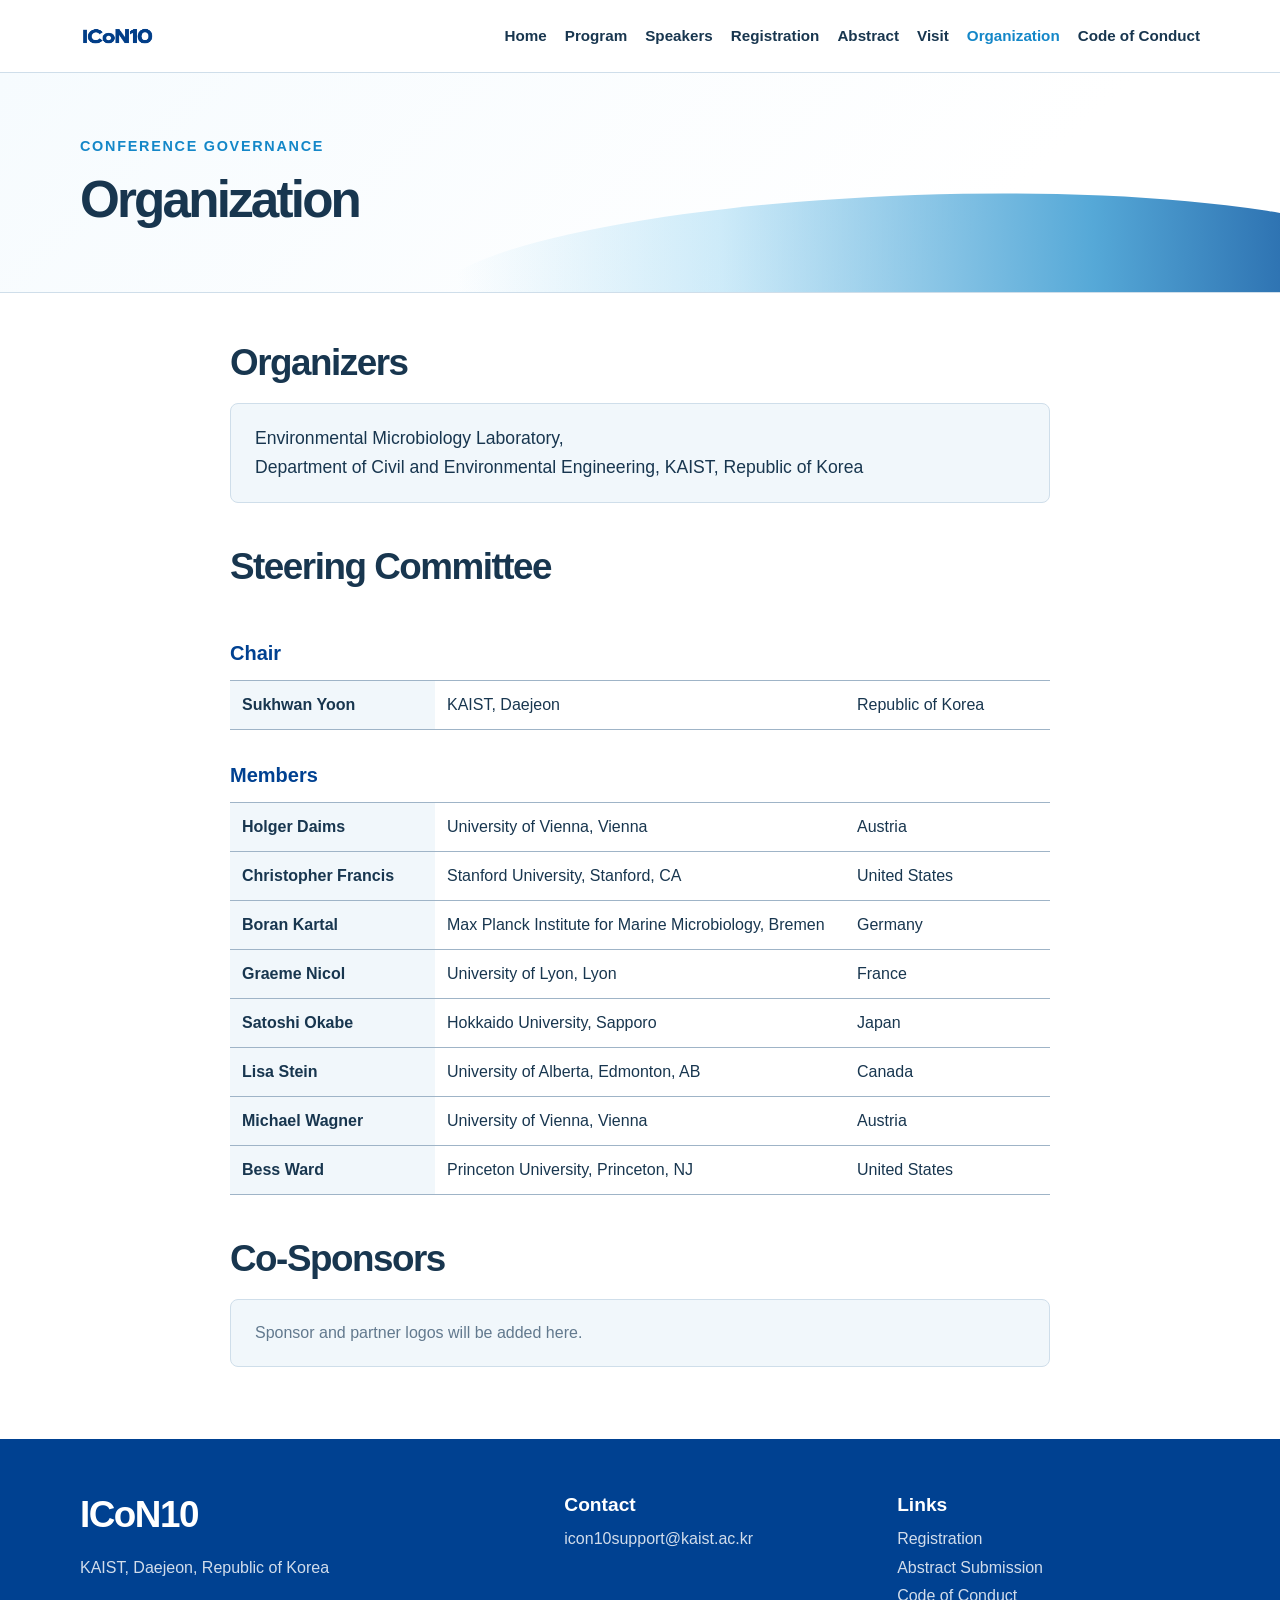
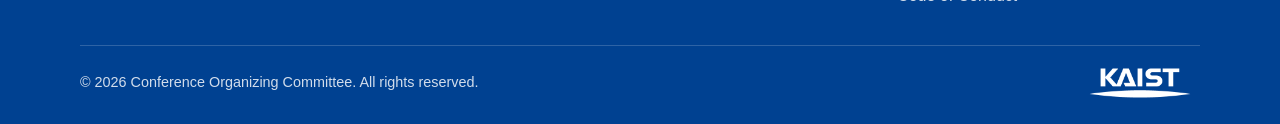
<file: organization.html>
<!DOCTYPE html>
<html lang="en">

<head>
  <meta charset="UTF-8" />
  <meta name="viewport" content="width=device-width, initial-scale=1.0" />
  <meta name="description" content="Organization committee for ICoN10." />
  <title>Organization | ICoN10</title>
  <link rel="icon" type="image/png" href="images/icon10-logo.png" />
  <link rel="stylesheet" href="css/style.css" />
</head>

<body class="page-organization">
  <header class="site-header">
    <div class="container header-inner">
      <a class="site-logo" href="index.html" aria-label="Conference home">
        <img class="site-logo-wordmark" src="images/icon10-wordmark.png" alt="">
      </a>

      <button class="nav-toggle" type="button" aria-label="Open navigation" aria-expanded="false">
        <span></span><span></span><span></span>
      </button>

      <nav class="site-nav" aria-label="Main navigation">
        <a href="index.html">Home</a>
        <a href="program.html">Program</a>
        <a href="speakers.html">Speakers</a>
        <a href="registration.html">Registration</a>
        <a href="abstract.html">Abstract</a>
        <div class="nav-dropdown">
          <a class="nav-dropdown-trigger" href="venue.html">
            Visit
          </a>
          <div class="nav-dropdown-menu" aria-label="Visit submenu">
            <a href="venue.html">Venue</a>
            <a href="transportation.html">Transportation</a>
            <a href="accommodation.html">Accommodation</a>
            <a href="local-information.html">Local Information</a>
          </div>
        </div>
        <a href="organization.html">Organization</a>
        <a href="code-of-conduct.html">Code of Conduct</a>
      </nav>
    </div>
  </header>

  <main class="page-main">
    <section class="page-title">
      <div class="container">
        <p class="eyebrow">Conference Governance</p>
        <h1>Organization</h1>
      </div>
    </section>

    <section class="section">
      <div class="container content-narrow">
        <h2>Organizers</h2>
        <div class="organizer-card">
          <p>
            Environmental Microbiology Laboratory,<br>
            Department of Civil and Environmental Engineering,
            KAIST, Republic of Korea
          </p>
        </div>

        <h2>Steering Committee</h2>
        <div class="committee-table-wrapper" role="region" aria-label="Steering Committee" tabindex="0">
          <table class="committee-table">
            <colgroup>
              <col class="committee-name-column">
              <col class="committee-institution-column">
              <col class="committee-country-column">
            </colgroup>

            <tbody>
              <tr class="committee-role-row">
                <th colspan="3" scope="rowgroup">Chair</th>
              </tr>

              <tr>
                <th class="committee-name" scope="row">
                  <a class="committee-name-link" href="https://cee.kaist.ac.kr/boards/view/people_en/58/sc_category/1?lang=english"
                    target="_blank" rel="noopener noreferrer">
                    Sukhwan Yoon
                  </a>
                </th>
                <td class="committee-institution">
                  KAIST, Daejeon
                </td>
                <td class="committee-country">
                  Republic of Korea
                </td>
              </tr>
            </tbody>

            <tbody>
              <tr class="committee-role-row">
                <th colspan="3" scope="rowgroup">Members</th>
              </tr>

              <tr>
                <th class="committee-name" scope="row">
                  <a class="committee-name-link" href="https://dome.univie.ac.at/daims" target="_blank"
                    rel="noopener noreferrer">
                    Holger Daims
                  </a>
                </th>
                <td class="committee-institution">
                  University of Vienna, Vienna
                </td>
                <td class="committee-country">
                  Austria
                </td>
              </tr>

              <tr>
                <th class="committee-name" scope="row">
                  <a class="committee-name-link" href="https://profiles.stanford.edu/christopher-francis"
                    target="_blank" rel="noopener noreferrer">
                    Christopher Francis
                  </a>
                </th>
                <td class="committee-institution">
                  Stanford University, Stanford, CA
                </td>
                <td class="committee-country">
                  United States
                </td>
              </tr>

              <tr>
                <th class="committee-name" scope="row">
                  <a class="committee-name-link"
                    href="https://www.mpi-bremen.de/en/Microbial-Physiology-Research-Group/Boran-Kartal.html"
                    target="_blank" rel="noopener noreferrer">
                    Boran Kartal
                  </a>
                </th>
                <td class="committee-institution">
                  Max Planck Institute for Marine Microbiology, Bremen
                </td>
                <td class="committee-country">
                  Germany
                </td>
              </tr>

              <tr>
                <th class="committee-name" scope="row">
                  <a class="committee-name-link" href="https://soilmicrobes.fr/graeme-nicol/" target="_blank"
                    rel="noopener noreferrer">
                    Graeme Nicol
                  </a>
                </th>
                <td class="committee-institution">
                  University of Lyon, Lyon
                </td>
                <td class="committee-country">
                  France
                </td>
              </tr>

              <tr>
                <th class="committee-name" scope="row">
                  <a class="committee-name-link" href="https://www.eng.hokudai.ac.jp/labo/water/member.html"
                    target="_blank" rel="noopener noreferrer">
                    Satoshi Okabe
                  </a>
                </th>
                <td class="committee-institution">
                  Hokkaido University, Sapporo
                </td>
                <td class="committee-country">
                  Japan
                </td>
              </tr>

              <tr>
                <th class="committee-name" scope="row">
                  <a class="committee-name-link" href="https://apps.ualberta.ca/directory/person/stein1" target="_blank"
                    rel="noopener noreferrer">
                    Lisa Stein
                  </a>
                </th>
                <td class="committee-institution">
                  University of Alberta, Edmonton, AB
                </td>
                <td class="committee-country">
                  Canada
                </td>
              </tr>

              <tr>
                <th class="committee-name" scope="row">
                  <a class="committee-name-link" href="https://dome.univie.ac.at/wagner" target="_blank"
                    rel="noopener noreferrer">
                    Michael Wagner
                  </a>
                </th>
                <td class="committee-institution">
                  University of Vienna, Vienna
                </td>
                <td class="committee-country">
                  Austria
                </td>
              </tr>

              <tr>
                <th class="committee-name" scope="row">
                  <a class="committee-name-link" href="https://geosciences.princeton.edu/people/bess-b-ward"
                    target="_blank" rel="noopener noreferrer">
                    Bess Ward
                  </a>
                </th>
                <td class="committee-institution">
                  Princeton University, Prin­ceton, NJ
                </td>
                <td class="committee-country">
                  United States
                </td>
              </tr>
            </tbody>
          </table>
        </div>

        <h2>Co-Sponsors</h2>
        <div class="sponsor-area">
          <p>Sponsor and partner logos will be added here.</p>
        </div>
      </div>
    </section>
  </main>

  <footer class="site-footer">
    <div class="container footer-grid">
      <div>
        <h2>ICoN10</h2>
        <p>KAIST, Daejeon, Republic of Korea</p>
      </div>
      <div>
        <h3>Contact</h3>
        <p><a href="mailto:icon10support@kaist.ac.kr">icon10support@kaist.ac.kr</a></p>
      </div>
      <div class="footer-links">
        <h3>Links</h3>
        <p><a href="registration.html">Registration</a></p>
        <p><a href="abstract.html">Abstract Submission</a></p>
        <p><a href="code-of-conduct.html">Code of Conduct</a></p>
      </div>
    </div>

    <div class="container footer-bottom">
      <p>© <span id="year"></span> Conference Organizing Committee. All rights reserved.</p>
      <a class="footer-kaist-link" href="https://www.kaist.ac.kr/en" target="_blank" rel="noopener noreferrer"
        aria-label="Visit the KAIST website">
        <img class="footer-kaist-logo" src="images/kaist_logo.png" alt="KAIST" />
      </a>
    </div>
  </footer>

  <script src="js/main.js"></script>
</body>

</html>
</file>
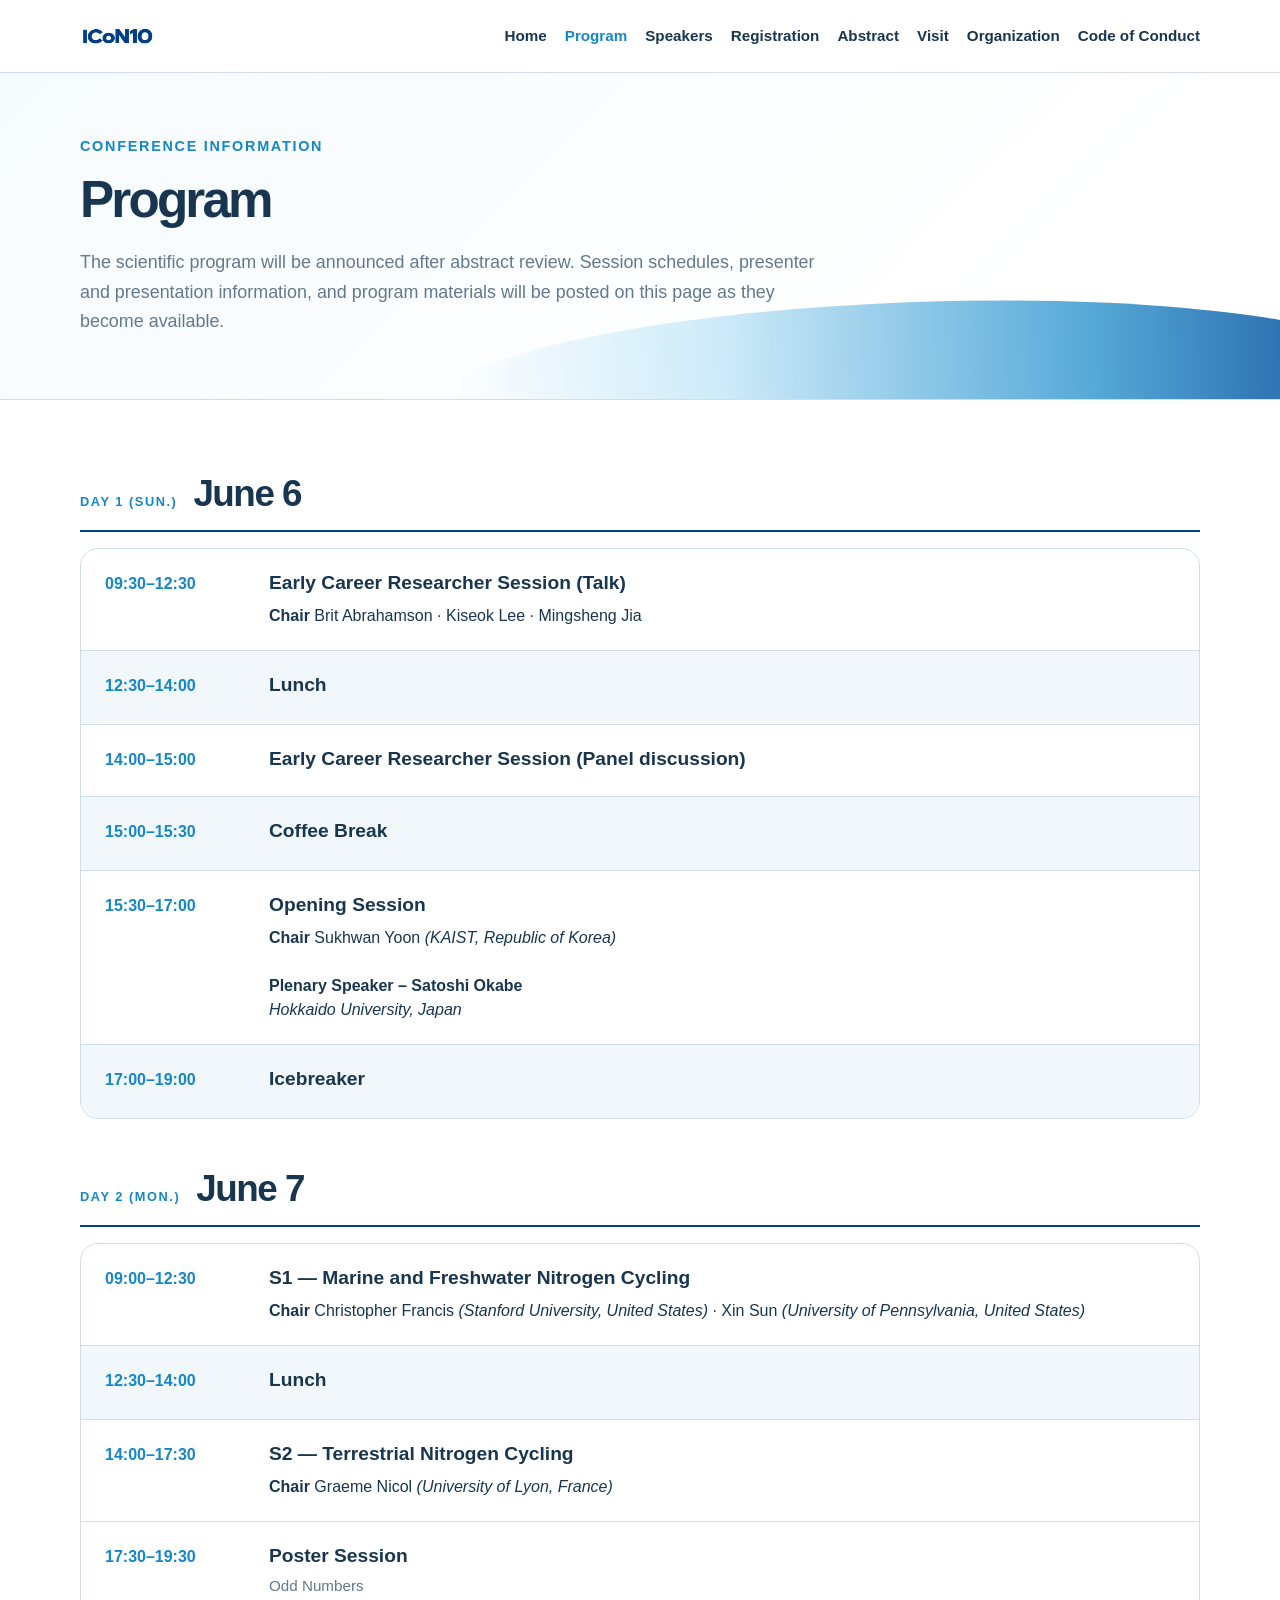
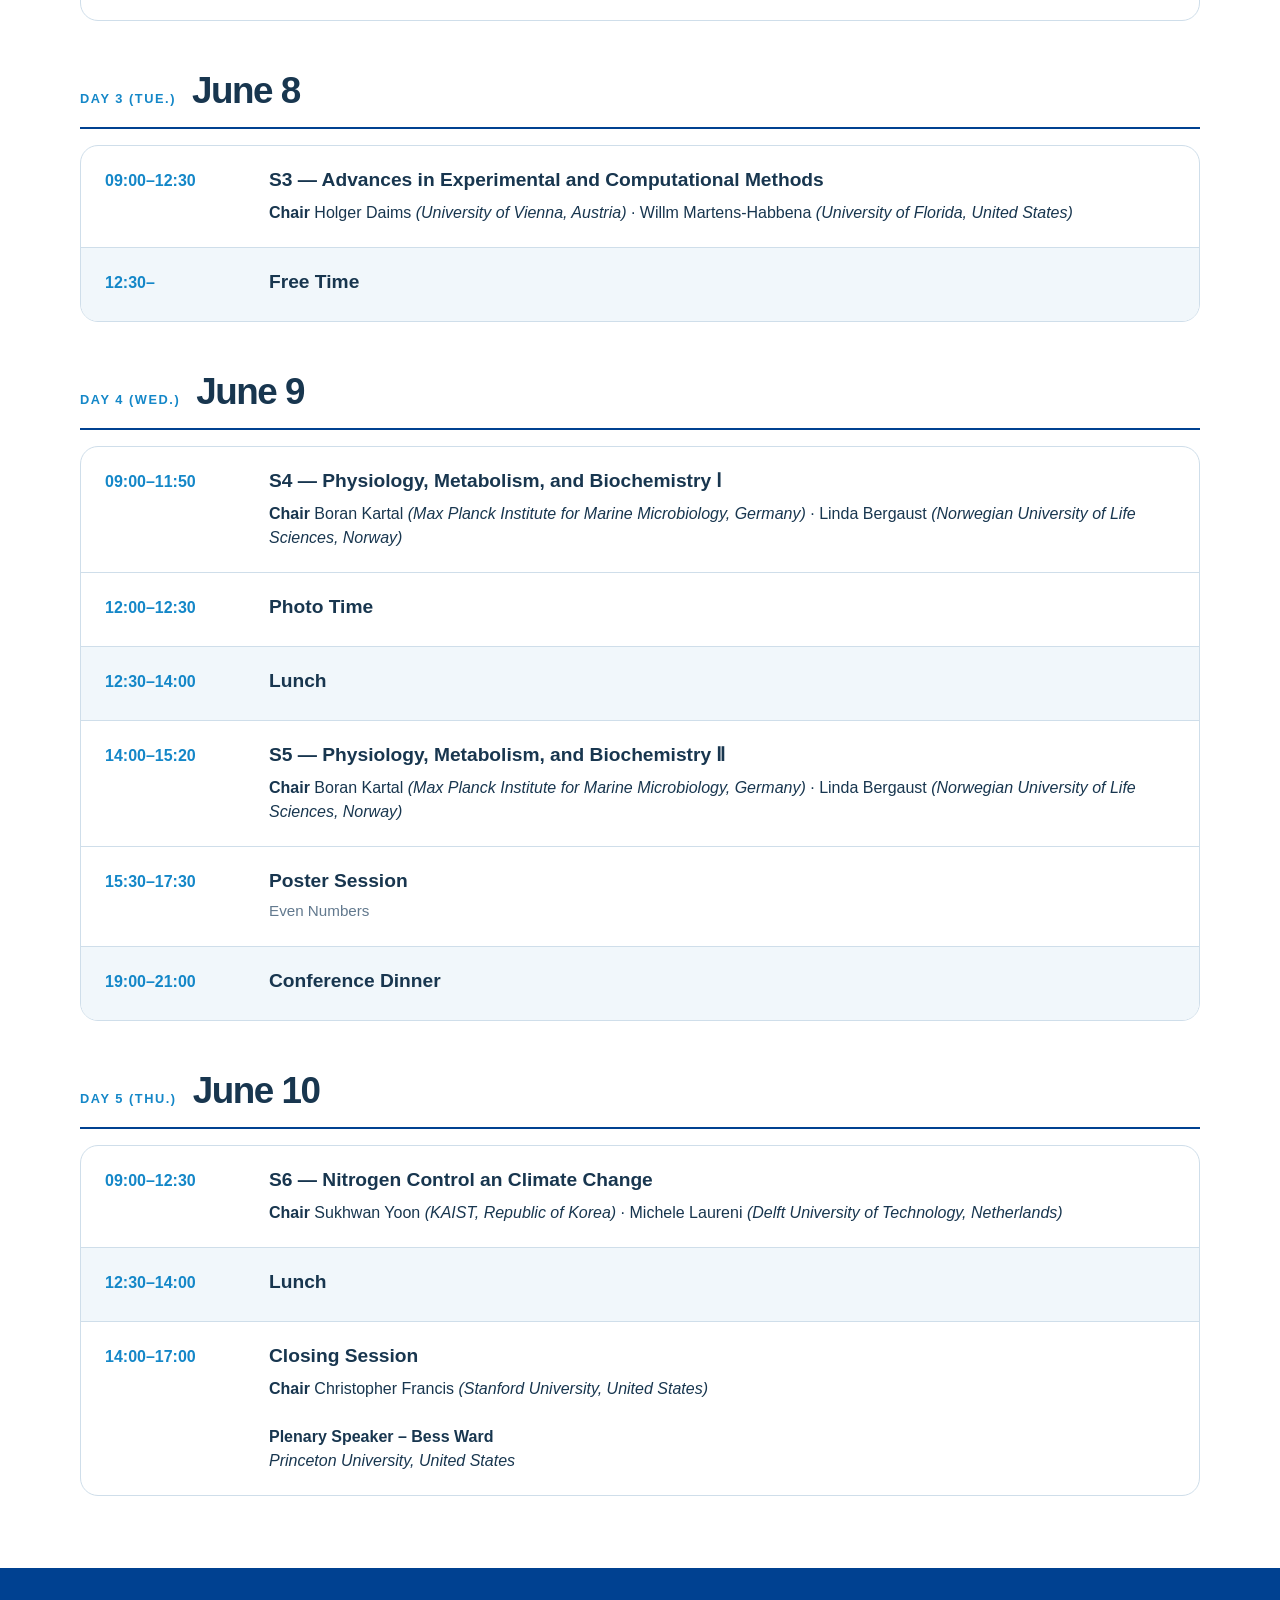
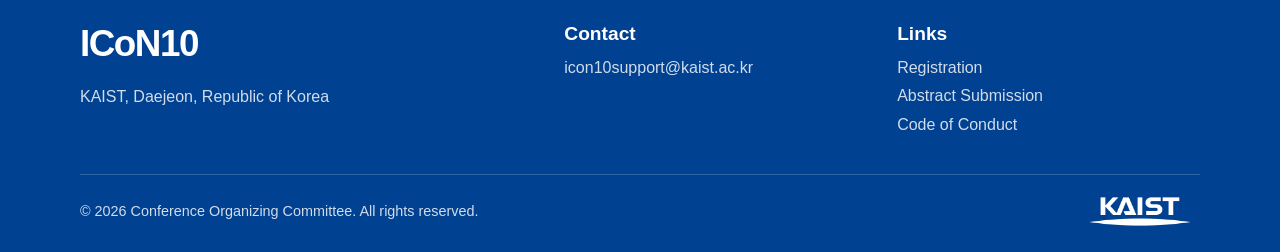
<file: program.html>
<!DOCTYPE html>
<html lang="en">

<head>
  <meta charset="UTF-8" />
  <meta name="viewport" content="width=device-width, initial-scale=1.0" />
  <meta name="description" content="Program for ICoN10." />
  <title>Program | ICoN10</title>
  <link rel="icon" type="image/png" href="images/icon10-logo.png" />
  <link rel="stylesheet" href="css/style.css" />
</head>

<body class="page-program">
  <header class="site-header">
    <div class="container header-inner">
      <a class="site-logo" href="index.html" aria-label="Conference home">
        <img class="site-logo-wordmark" src="images/icon10-wordmark.png" alt="">
      </a>

      <button class="nav-toggle" type="button" aria-label="Open navigation" aria-expanded="false">
        <span></span><span></span><span></span>
      </button>

      <nav class="site-nav" aria-label="Main navigation">
        <a href="index.html">Home</a>
        <a href="program.html">Program</a>
        <a href="speakers.html">Speakers</a>
        <a href="registration.html">Registration</a>
        <a href="abstract.html">Abstract</a>
        <div class="nav-dropdown">
          <a class="nav-dropdown-trigger" href="venue.html">
            Visit
          </a>
          <div class="nav-dropdown-menu" aria-label="Visit submenu">
            <a href="venue.html">Venue</a>
            <a href="transportation.html">Transportation</a>
            <a href="accommodation.html">Accommodation</a>
            <a href="local-information.html">Local Information</a>
          </div>
        </div>
        <a href="organization.html">Organization</a>
        <a href="code-of-conduct.html">Code of Conduct</a>
      </nav>
    </div>
  </header>


  <main class="page-main">
    <section class="page-title">
      <div class="container">
        <p class="eyebrow">Conference Information</p>
        <h1>Program</h1>
        <p>The scientific program will be announced after abstract review. Session schedules, presenter and presentation
          information, and program materials will be posted on this page as they become available.</p>
        <!-- <div class="program-downloads" aria-label="Program documents">
          <a class="program-download-button" href="files/full-program.pdf" target="_blank" rel="noopener noreferrer">
            Full Program
          </a>

          <a class="program-download-button" href="files/abstract-booklet.pdf" target="_blank" rel="noopener noreferrer">
          <a class="program-download-button is-preparing" href="#" aria-disabled="true">
            Abstract Booklet
          </a>

          <a class="program-download-button" href="files/poster-numbers.pdf" target="_blank" rel="noopener noreferrer">
          <a class="program-download-button is-preparing" href="#" aria-disabled="true">
            Posters
          </a>

          <button class="program-download-button" id="presenter-info-open" type="button">
            Presentation Guidelines
          </button>
        </div> -->
      </div>
    </section>

    <dialog class="presenter-modal" id="presenter-modal" aria-labelledby="presenter-modal-title">
      <div class="presenter-modal-content">
        <button class="presenter-modal-close" id="presenter-modal-close" type="button"
          aria-label="Close presenter information">
          ×
        </button>

        <p class="section-label">Presentation Guidelines</p>

        <h2 id="presenter-modal-title">
          Information for Presenters
        </h2>

        <h3>Oral Presentations</h3>
        <ul class="presenter-guideline-list">
          <li><strong>Time:</strong>
            20 minutes total — 15 minutes for the presentation and 5 minutes for Q&amp;A and transition.
          </li>

          <li><strong>Computer:</strong>
            Presentations must be delivered using the provided Windows desktop.
          </li>

          <li><strong>File Format:</strong>
            PowerPoint is strongly recommended for compatibility.
          </li>

          <li><strong>Upload:</strong>
            Please upload your presentation to the provided computer before your session.
          </li>

          <li><strong>Support:</strong>
            Session convenors will assist with uploading your presentation.
          </li>
        </ul>

        <h3>Poster Presentations</h3>
        <ul class="presenter-guideline-list">
          <li>
            <strong>Poster Size:</strong>
            A0 (841 × 1189 mm / 33.1 × 46.8 in), portrait orientation.
          </li>

          <li>
            <strong>Poster Number:</strong>
            Please check your poster number and place your poster on the corresponding poster board before your
            presentation day.
          </li>

          <li>
            <strong>Display Schedule:</strong>
            <ul>
              <li>Odd-numbered posters: Monday–Tuesday</li>
              <li>Even-numbered posters: Wednesday–Thursday</li>
            </ul>
          </li>

          <li>
            <strong>Poster Presentation:</strong>
            <ul>
              <li>Odd-numbered posters: Monday, 17:30–19:30</li>
              <li>Even-numbered posters: Wednesday, 15:30–17:30</li>
            </ul>
          </li>

          <li>
            <strong>Presentation Day:</strong>
            Each poster will be presented on one designated day only.
          </li>
        </ul>
      </div>
    </dialog>

    <section class="section program-section">
      <div class="container">
        <div class="program-days">

          <!-- June 6 -->
          <section class="program-day" id="june-6">
            <div class="program-day-heading">
              <p class="section-label">Day 1 (SUN.)</p>
              <h2>June 6</h2>
            </div>

            <div class="schedule-list">
              <!-- Early Career Talk -->
              <article class="schedule-item schedule-session">
                <div class="session-grid">
                  <div class="session-grid-row session-heading-row">
                    <time class="session-main-time">09:30–12:30</time>
                    <div class="session-heading-content">
                      <h3>Early Career Researcher Session (Talk)</h3>
                      <p class="session-chair">
                        <strong>Chair</strong>
                        Brit Abrahamson · Kiseok Lee · Mingsheng Jia
                      </p>
                    </div>
                  </div>
                  <!-- 
                  <div class="session-grid-row session-talk-row">
                    <time class="schedule-talk-time">09:30–10:00</time>
                    <p class="schedule-talk-speaker">
                      <strong>Speaker</strong><br>
                      <em>Institution</em>
                    </p>
                    <p class="schedule-talk-title">Title</p>
                  </div>

                  <div class="session-grid-row session-talk-row">
                    <time class="schedule-talk-time">10:00–10:15</time>
                    <p class="schedule-talk-speaker">
                      <strong>Speaker</strong><br>
                      <em>Institution</em>
                    </p>
                    <p class="schedule-talk-title">Title</p>
                  </div>

                  <div class="session-grid-row session-talk-row">
                    <time class="schedule-talk-time">10:15–10:30</time>
                    <p class="schedule-talk-speaker">
                      <strong>Speaker</strong><br>
                      <em>Institution</em>
                    </p>
                    <p class="schedule-talk-title">Title</p>
                  </div>

                  <div class="session-grid-row session-talk-row">
                    <time class="schedule-talk-time">10:30–10:45</time>
                    <p class="schedule-talk-speaker">
                      <strong>Speaker</strong><br>
                      <em>Institution</em>
                    </p>
                    <p class="schedule-talk-title">Title</p>
                  </div>

                  <div class="session-grid-row session-talk-row">
                    <time class="schedule-talk-time">10:45–11:00</time>
                    <p class="schedule-talk-speaker">
                      <strong>Speaker</strong><br>
                      <em>Institution</em>
                    </p>
                    <p class="schedule-talk-title">Title</p>
                  </div>

                  <div class="session-grid-row session-talk-row">
                    <time class="schedule-talk-time">11:00–11:30</time>
                    <p class="schedule-break-label">Coffee Break</p>
                  </div>

                  <div class="session-grid-row session-talk-row">
                    <time class="schedule-talk-time">11:30–11:45</time>
                    <p class="schedule-talk-speaker">
                      <strong>Speaker</strong><br>
                      <em>Institution</em>
                    </p>
                    <p class="schedule-talk-title">Title</p>
                  </div>

                  <div class="session-grid-row session-talk-row">
                    <time class="schedule-talk-time">11:45–12:00</time>
                    <p class="schedule-talk-speaker">
                      <strong>Speaker</strong><br>
                      <em>Institution</em>
                    </p>
                    <p class="schedule-talk-title">Title</p>
                  </div>

                  <div class="session-grid-row session-talk-row">
                    <time class="schedule-talk-time">12:00–12:15</time>
                    <p class="schedule-talk-speaker">
                      <strong>Speaker</strong><br>
                      <em>Institution</em>
                    </p>
                    <p class="schedule-talk-title">Title</p>
                  </div>

                  <div class="session-grid-row session-talk-row">
                    <time class="schedule-talk-time">12:15–12:30</time>
                    <p class="schedule-talk-speaker">
                      <strong>Speaker</strong><br>
                      <em>Institution</em>
                    </p>
                    <p class="schedule-talk-title">Title</p>
                  </div>
                   -->
                </div>
              </article>

              <!-- Lunch -->
              <article class="schedule-item schedule-break">
                <time>12:30–14:00</time>
                <div class="schedule-content">
                  <h3>Lunch</h3>
                </div>
              </article>

              <!-- Early Career Panel -->
              <article class="schedule-item schedule-session">
                <div class="session-grid">
                  <div class="session-grid-row session-heading-row">
                    <time class="session-main-time">14:00–15:00</time>
                    <div class="session-heading-content">
                      <h3>Early Career Researcher Session (Panel discussion)</h3>
                      <!-- 
                      <p class="session-chair">
                        <strong>Chair</strong>

                      </p>
                      -->
                    </div>
                  </div>
              </article>

              <!-- Coffee Break -->
              <article class="schedule-item schedule-break">
                <time>15:00–15:30</time>
                <div class="schedule-content">
                  <h3>Coffee Break</h3>
                </div>
              </article>

              <!-- Opening -->
              <article class="schedule-item schedule-session">
                <div class="session-grid">
                  <div class="session-grid-row session-heading-row">
                    <time class="session-main-time">15:30–17:00</time>
                    <div class="session-heading-content">
                      <h3>Opening Session</h3>
                      <p class="session-chair">
                        <strong>Chair</strong>
                        Sukhwan Yoon <em>(KAIST, Republic of Korea)</em><br><br>
                        <strong>Plenary Speaker – Satoshi Okabe</strong><br><em>Hokkaido University, Japan</em>
                      </p>
                    </div>
                  </div>
                  <!--
                  <div class="session-grid-row session-talk-row">
                    <time class="schedule-talk-time"></time>
                    <p class="schedule-talk-speaker">
                      <strong>Plenary Speaker – Satoshi Okabe</strong><br>
                      <em>Hokkaido University, Japan</em>
                    </p>
                    <p class="schedule-talk-title"></p>
                  </div>
                  -->
                </div>
              </article>

              <!-- Icebreaker -->
              <article class="schedule-item schedule-break">
                <time>17:00–19:00</time>
                <div class="schedule-content">
                  <h3>Icebreaker</h3>
                </div>
              </article>
            </div>
          </section>

          <!-- June 7 -->
          <section class="program-day" id="june-7">
            <div class="program-day-heading">
              <p class="section-label">Day 2 (MON.)</p>
              <h2>June 7</h2>
            </div>

            <div class="schedule-list">
              <!-- Session 1 -->
              <article class="schedule-item schedule-session">
                <div class="session-grid">
                  <div class="session-grid-row session-heading-row">
                    <time class="session-main-time">09:00–12:30</time>
                    <div class="session-heading-content">
                      <h3>S1 — Marine and Freshwater Nitrogen Cycling</h3>
                      <p class="session-chair">
                        <strong>Chair</strong>
                        Christopher Francis <em>(Stanford University, United States)</em> ·
                        Xin Sun <em>(University of Pennsylvania, United States)</em>
                      </p>
                    </div>
                  </div>
                  <!-- 
                  <div class="session-grid-row session-talk-row">
                    <time class="schedule-talk-time">09:00–09:40</time>
                    <p class="schedule-talk-speaker">
                      <strong>Invited Speaker - Speaker</strong><br>
                      <em>Institution</em>
                    </p>
                    <p class="schedule-talk-title">Title</p>
                  </div>

                  <div class="session-grid-row session-talk-row">
                    <time class="schedule-talk-time">09:40–10:00</time>
                    <p class="schedule-talk-speaker">
                      <strong>Speaker</strong><br>
                      <em>Institution</em>
                    </p>
                    <p class="schedule-talk-title">Title</p>
                  </div>

                  <div class="session-grid-row session-talk-row">
                    <time class="schedule-talk-time">10:00–10:20</time>
                    <p class="schedule-talk-speaker">
                      <strong>Speaker</strong><br>
                      <em>Institution</em>
                    </p>
                    <p class="schedule-talk-title">Title</p>
                  </div>

                  <div class="session-grid-row session-talk-row">
                    <time class="schedule-talk-time">10:20–10:40</time>
                    <p class="schedule-talk-speaker">
                      <strong>Speaker</strong><br>
                      <em>Institution</em>
                    </p>
                    <p class="schedule-talk-title">Title</p>
                  </div>

                  <div class="session-grid-row session-talk-row">
                    <time class="schedule-talk-time">10:40–11:10</time>
                    <p class="schedule-break-label">Coffee Break</p>
                  </div>

                  <div class="session-grid-row session-talk-row">
                    <time class="schedule-talk-time">11:10–11:30</time>
                    <p class="schedule-talk-speaker">
                      <strong>Speaker</strong><br>
                      <em>Institution</em>
                    </p>
                    <p class="schedule-talk-title">Title</p>
                  </div>

                  <div class="session-grid-row session-talk-row">
                    <time class="schedule-talk-time">11:30–11:50</time>
                    <p class="schedule-talk-speaker">
                      <strong>Speaker</strong><br>
                      <em>Institution</em>
                    </p>
                    <p class="schedule-talk-title">Title</p>
                  </div>

                  <div class="session-grid-row session-talk-row">
                    <time class="schedule-talk-time">11:50–12:10</time>
                    <p class="schedule-talk-speaker">
                      <strong>Speaker</strong><br>
                      <em>Institution</em>
                    </p>
                    <p class="schedule-talk-title">Title</p>
                  </div>

                  <div class="session-grid-row session-talk-row">
                    <time class="schedule-talk-time">12:10–12:30</time>
                    <p class="schedule-talk-speaker">
                      <strong>Speaker</strong><br>
                      <em>Institution</em>
                    </p>
                    <p class="schedule-talk-title">Title</p>
                  </div>               
                  -->
                </div>
              </article>

              <!-- Lunch -->
              <article class="schedule-item schedule-break">
                <time>12:30–14:00</time>
                <div class="schedule-content">
                  <h3>Lunch</h3>
                </div>
              </article>

              <!-- Session 2 -->
              <article class="schedule-item schedule-session">
                <div class="session-grid">
                  <div class="session-grid-row session-heading-row">
                    <time class="session-main-time">14:00–17:30</time>
                    <div class="session-heading-content">
                      <h3>S2 — Terrestrial Nitrogen Cycling</h3>
                      <p class="session-chair">
                        <strong>Chair</strong>
                        Graeme Nicol <em>(University of Lyon, France)</em>
                      </p>
                    </div>
                  </div>
                  <!-- 
                  <div class="session-grid-row session-talk-row">
                    <time class="schedule-talk-time">14:00–14:40</time>
                    <p class="schedule-talk-speaker">
                      <strong>Invited Speaker - Speaker</strong><br>
                      <em>Institution</em>
                    </p>
                    <p class="schedule-talk-title">Title</p>
                  </div>

                  <div class="session-grid-row session-talk-row">
                    <time class="schedule-talk-time">14:40–15:00</time>
                    <p class="schedule-talk-speaker">
                      <strong>Speaker</strong><br>
                      <em>Institution</em>
                    </p>
                    <p class="schedule-talk-title">Title</p>
                  </div>

                  <div class="session-grid-row session-talk-row">
                    <time class="schedule-talk-time">15:00–15:20</time>
                    <p class="schedule-talk-speaker">
                      <strong>Speaker</strong><br>
                      <em>Institution</em>
                    </p>
                    <p class="schedule-talk-title">Title</p>
                  </div>

                  <div class="session-grid-row session-talk-row">
                    <time class="schedule-talk-time">15:20–15:40</time>
                    <p class="schedule-talk-speaker">
                      <strong>Speaker</strong><br>
                      <em>Institution</em>
                    </p>
                    <p class="schedule-talk-title">Title</p>
                  </div>

                  <div class="session-grid-row session-talk-row">
                    <time class="schedule-talk-time">15:40–16:10</time>
                    <p class="schedule-break-label">Coffee Break</p>
                  </div>

                  <div class="session-grid-row session-talk-row">
                    <time class="schedule-talk-time">16:10–16:30</time>
                    <p class="schedule-talk-speaker">
                      <strong>Speaker</strong><br>
                      <em>Institution</em>
                    </p>
                    <p class="schedule-talk-title">Title</p>
                  </div>

                  <div class="session-grid-row session-talk-row">
                    <time class="schedule-talk-time">16:30–16:50</time>
                    <p class="schedule-talk-speaker">
                      <strong>Speaker</strong><br>
                      <em>Institution</em>
                    </p>
                    <p class="schedule-talk-title">Title</p>
                  </div>

                  <div class="session-grid-row session-talk-row">
                    <time class="schedule-talk-time">16:50–17:10</time>
                    <p class="schedule-talk-speaker">
                      <strong>Speaker</strong><br>
                      <em>Institution</em>
                    </p>
                    <p class="schedule-talk-title">Title</p>
                  </div>

                  <div class="session-grid-row session-talk-row">
                    <time class="schedule-talk-time">17:10–17:30</time>
                    <p class="schedule-talk-speaker">
                      <strong>Speaker</strong><br>
                      <em>Institution</em>
                    </p>
                    <p class="schedule-talk-title">Title</p>
                  </div>
                  -->
                </div>
              </article>

              <!-- Poster Session -->
              <article class="schedule-item">
                <time>17:30–19:30</time>
                <div class="schedule-content">
                  <h3>Poster Session</h3>
                  <p class="schedule-meta">Odd Numbers</p>
                </div>
              </article>
            </div>
          </section>

          <!-- June 8 -->
          <section class="program-day" id="june-8">
            <div class="program-day-heading">
              <p class="section-label">Day 3 (TUE.)</p>
              <h2>June 8</h2>
            </div>

            <div class="schedule-list">
              <!-- Session 3 -->
              <article class="schedule-item schedule-session">
                <div class="session-grid">
                  <div class="session-grid-row session-heading-row">
                    <time class="session-main-time">09:00–12:30</time>
                    <div class="session-heading-content">
                      <h3>S3 — Advances in Experimental and Computational Methods</h3>
                      <p class="session-chair">
                        <strong>Chair</strong>
                        Holger Daims <em>(University of Vienna, Austria)</em> ·
                        Willm Martens-Habbena <em>(University of Florida, United States)</em>
                      </p>
                    </div>
                  </div>
                  <!-- 
                  <div class="session-grid-row session-talk-row">
                    <time class="schedule-talk-time">09:00–09:40</time>
                    <p class="schedule-talk-speaker">
                      <strong>Invited Speaker - Speaker</strong><br>
                      <em>Institution</em>
                    </p>
                    <p class="schedule-talk-title">Title</p>
                  </div>

                  <div class="session-grid-row session-talk-row">
                    <time class="schedule-talk-time">09:40–10:00</time>
                    <p class="schedule-talk-speaker">
                      <strong>Speaker</strong><br>
                      <em>Institution</em>
                    </p>
                    <p class="schedule-talk-title">Title</p>
                  </div>

                  <div class="session-grid-row session-talk-row">
                    <time class="schedule-talk-time">10:00–10:20</time>
                    <p class="schedule-talk-speaker">
                      <strong>Speaker</strong><br>
                      <em>Institution</em>
                    </p>
                    <p class="schedule-talk-title">Title</p>
                  </div>

                  <div class="session-grid-row session-talk-row">
                    <time class="schedule-talk-time">10:20–10:40</time>
                    <p class="schedule-talk-speaker">
                      <strong>Speaker</strong><br>
                      <em>Institution</em>
                    </p>
                    <p class="schedule-talk-title">Title</p>
                  </div>

                  <div class="session-grid-row session-talk-row">
                    <time class="schedule-talk-time">10:40–11:10</time>
                    <p class="schedule-break-label">Coffee Break</p>
                  </div>

                  <div class="session-grid-row session-talk-row">
                    <time class="schedule-talk-time">11:10–11:30</time>
                    <p class="schedule-talk-speaker">
                      <strong>Speaker</strong><br>
                      <em>Institution</em>
                    </p>
                    <p class="schedule-talk-title">Title</p>
                  </div>

                  <div class="session-grid-row session-talk-row">
                    <time class="schedule-talk-time">11:30–11:50</time>
                    <p class="schedule-talk-speaker">
                      <strong>Speaker</strong><br>
                      <em>Institution</em>
                    </p>
                    <p class="schedule-talk-title">Title</p>
                  </div>

                  <div class="session-grid-row session-talk-row">
                    <time class="schedule-talk-time">11:50–12:10</time>
                    <p class="schedule-talk-speaker">
                      <strong>Speaker</strong><br>
                      <em>Institution</em>
                    </p>
                    <p class="schedule-talk-title">Title</p>
                  </div>

                  <div class="session-grid-row session-talk-row">
                    <time class="schedule-talk-time">12:10–12:30</time>
                    <p class="schedule-talk-speaker">
                      <strong>Speaker</strong><br>
                      <em>Institution</em>
                    </p>
                    <p class="schedule-talk-title">Title</p>
                  </div>
                  -->
                </div>
              </article>

              <!-- Free Time -->
              <article class="schedule-item schedule-break">
                <time>12:30–</time>
                <div class="schedule-content">
                  <h3>Free Time</h3>
                </div>
              </article>
            </div>
          </section>

          <!-- June 9 -->
          <section class="program-day" id="june-9">
            <div class="program-day-heading">
              <p class="section-label">Day 4 (WED.)</p>
              <h2>June 9</h2>
            </div>

            <div class="schedule-list">
              <!-- Session 4 -->
              <article class="schedule-item schedule-session">
                <div class="session-grid">
                  <div class="session-grid-row session-heading-row">
                    <time class="session-main-time">09:00–11:50</time>
                    <div class="session-heading-content">
                      <h3>S4 — Physiology, Metabolism, and Biochemistry Ⅰ</h3>
                      <p class="session-chair">
                        <strong>Chair</strong>
                        Boran Kartal <em>(Max Planck Institute for Marine Microbiology, Germany)</em> ·
                        Linda Bergaust <em>(Norwegian University of Life Sciences, Norway)</em>
                      </p>
                    </div>
                  </div>
<!-- 
                  <div class="session-grid-row session-talk-row">
                    <time class="schedule-talk-time">09:00–09:40</time>
                    <p class="schedule-talk-speaker">
                      <strong>Invited Speaker - Speaker</strong><br>
                      <em>Institution</em>
                    </p>
                    <p class="schedule-talk-title">Title</p>
                  </div>

                  <div class="session-grid-row session-talk-row">
                    <time class="schedule-talk-time">09:40–10:00</time>
                    <p class="schedule-talk-speaker">
                      <strong>Speaker</strong><br>
                      <em>Institution</em>
                    </p>
                    <p class="schedule-talk-title">Title</p>
                  </div>

                  <div class="session-grid-row session-talk-row">
                    <time class="schedule-talk-time">10:00–10:20</time>
                    <p class="schedule-talk-speaker">
                      <strong>Speaker</strong><br>
                      <em>Institution</em>
                    </p>
                    <p class="schedule-talk-title">Title</p>
                  </div>

                  <div class="session-grid-row session-talk-row">
                    <time class="schedule-talk-time">10:20–10:50</time>
                    <p class="schedule-break-label">Coffee Break</p>
                  </div>

                  <div class="session-grid-row session-talk-row">
                    <time class="schedule-talk-time">10:50–11:10</time>
                    <p class="schedule-talk-speaker">
                      <strong>Speaker</strong><br>
                      <em>Institution</em>
                    </p>
                    <p class="schedule-talk-title">Title</p>
                  </div>

                  <div class="session-grid-row session-talk-row">
                    <time class="schedule-talk-time">11:10–11:30</time>
                    <p class="schedule-talk-speaker">
                      <strong>Speaker</strong><br>
                      <em>Institution</em>
                    </p>
                    <p class="schedule-talk-title">Title</p>
                  </div>

                  <div class="session-grid-row session-talk-row">
                    <time class="schedule-talk-time">11:30–11:50</time>
                    <p class="schedule-talk-speaker">
                      <strong>Speaker</strong><br>
                      <em>Institution</em>
                    </p>
                    <p class="schedule-talk-title">Title</p>
                  </div> -->
                </div>
              </article>

              <!-- Photo Time -->
              <article class="schedule-item">
                <time>12:00–12:30</time>
                <div class="schedule-content">
                  <h3>Photo Time</h3>
                </div>
              </article>

              <!-- Lunch -->
              <article class="schedule-item schedule-break">
                <time>12:30–14:00</time>
                <div class="schedule-content">
                  <h3>Lunch</h3>
                </div>
              </article>

              <!-- Session 5 -->
              <article class="schedule-item schedule-session">
                <div class="session-grid">
                  <div class="session-grid-row session-heading-row">
                    <time class="session-main-time">14:00–15:20</time>
                    <div class="session-heading-content">
                      <h3>S5 — Physiology, Metabolism, and Biochemistry Ⅱ</h3>
                      <p class="session-chair">
                        <strong>Chair</strong>
                        Boran Kartal <em>(Max Planck Institute for Marine Microbiology, Germany)</em> ·
                        Linda Bergaust <em>(Norwegian University of Life Sciences, Norway)</em>
                      </p>
                    </div>
                  </div>
<!-- 
                  <div class="session-grid-row session-talk-row">
                    <time class="schedule-talk-time">14:00–14:40</time>
                    <p class="schedule-talk-speaker">
                      <strong>Invited Speaker - Speaker</strong><br>
                      <em>Institution</em>
                    </p>
                    <p class="schedule-talk-title">Title</p>
                  </div>

                  <div class="session-grid-row session-talk-row">
                    <time class="schedule-talk-time">14:40–15:00</time>
                    <p class="schedule-talk-speaker">
                      <strong>Speaker</strong><br>
                      <em>Institution</em>
                    </p>
                    <p class="schedule-talk-title">Title</p>
                  </div>

                  <div class="session-grid-row session-talk-row">
                    <time class="schedule-talk-time">15:00–15:20</time>
                    <p class="schedule-talk-speaker">
                      <strong>Speaker</strong><br>
                      <em>Institution</em>
                    </p>
                    <p class="schedule-talk-title">Title</p>
                  </div>
 -->
                </div>
              </article>

              <!-- Poster Session -->
              <article class="schedule-item">
                <time>15:30–17:30</time>
                <div class="schedule-content">
                  <h3>Poster Session</h3>
                  <p class="schedule-meta">Even Numbers</p>
                </div>
              </article>

              <!-- Conference Dinner -->
              <article class="schedule-item schedule-break">
                <time>19:00–21:00</time>
                <div class="schedule-content">
                  <h3>Conference Dinner</h3>
                  <!-- <p class="schedule-meta">Location: </p> -->
                </div>
              </article>
            </div>
          </section>

          <!-- June 10 -->
          <section class="program-day" id="june-10">
            <div class="program-day-heading">
              <p class="section-label">Day 5 (THU.)</p>
              <h2>June 10</h2>
            </div>

            <div class="schedule-list">
              <!-- Session 5 -->
              <article class="schedule-item schedule-session">
                <div class="session-grid">
                  <div class="session-grid-row session-heading-row">
                    <time class="session-main-time">09:00–12:30</time>
                    <div class="session-heading-content">
                      <h3>S6 — Nitrogen Control an Climate Change</h3>
                      <p class="session-chair">
                        <strong>Chair</strong>
                        Sukhwan Yoon <em>(KAIST, Republic of Korea)</em> ·
                        Michele Laureni <em>(Delft University of Technology, Netherlands)</em>
                      </p>
                    </div>
                  </div>
                  <!-- 
                  <div class="session-grid-row session-talk-row">
                    <time class="schedule-talk-time">09:00–09:40</time>
                    <p class="schedule-talk-speaker">
                      <strong>Invited Speaker - Speaker</strong><br>
                      <em>Institution</em>
                    </p>
                    <p class="schedule-talk-title">Title</p>
                  </div>

                  <div class="session-grid-row session-talk-row">
                    <time class="schedule-talk-time">09:40–10:00</time>
                    <p class="schedule-talk-speaker">
                      <strong>Speaker</strong><br>
                      <em>Institution</em>
                    </p>
                    <p class="schedule-talk-title">Title</p>
                  </div>

                  <div class="session-grid-row session-talk-row">
                    <time class="schedule-talk-time">10:00–10:20</time>
                    <p class="schedule-talk-speaker">
                      <strong>Speaker</strong><br>
                      <em>Institution</em>
                    </p>
                    <p class="schedule-talk-title">Title</p>
                  </div>

                  <div class="session-grid-row session-talk-row">
                    <time class="schedule-talk-time">10:20–10:40</time>
                    <p class="schedule-talk-speaker">
                      <strong>Speaker</strong><br>
                      <em>Institution</em>
                    </p>
                    <p class="schedule-talk-title">Title</p>
                  </div>

                  <div class="session-grid-row session-talk-row">
                    <time class="schedule-talk-time">10:40–11:10</time>
                    <p class="schedule-break-label">Coffee Break</p>
                  </div>

                  <div class="session-grid-row session-talk-row">
                    <time class="schedule-talk-time">11:10–11:30</time>
                    <p class="schedule-talk-speaker">
                      <strong>Speaker</strong><br>
                      <em>Institution</em>
                    </p>
                    <p class="schedule-talk-title">Title</p>
                  </div>

                  <div class="session-grid-row session-talk-row">
                    <time class="schedule-talk-time">11:30–11:50</time>
                    <p class="schedule-talk-speaker">
                      <strong>Speaker</strong><br>
                      <em>Institution</em>
                    </p>
                    <p class="schedule-talk-title">Title</p>
                  </div>

                  <div class="session-grid-row session-talk-row">
                    <time class="schedule-talk-time">11:50–12:10</time>
                    <p class="schedule-talk-speaker">
                      <strong>Speaker</strong><br>
                      <em>Institution</em>
                    </p>
                    <p class="schedule-talk-title">Title</p>
                  </div>

                  <div class="session-grid-row session-talk-row">
                    <time class="schedule-talk-time">12:10–12:30</time>
                    <p class="schedule-talk-speaker">
                      <strong>Speaker</strong><br>
                      <em>Institution</em>
                    </p>
                    <p class="schedule-talk-title">Title</p>
                  </div>
                  -->
                </div>
              </article>

              <!-- Lunch -->
              <article class="schedule-item schedule-break">
                <time>12:30–14:00</time>
                <div class="schedule-content">
                  <h3>Lunch</h3>
                </div>
              </article>

              <!-- Closing -->
              <article class="schedule-item schedule-session">
                <div class="session-grid">
                  <div class="session-grid-row session-heading-row">
                    <time class="session-main-time">14:00–17:00</time>
                    <div class="session-heading-content">
                      <h3>Closing Session</h3>
                      <p class="session-chair">
                        <strong>Chair</strong>
                        Christopher Francis <em>(Stanford University, United States)</em><br><br>
                        <strong>Plenary Speaker – Bess Ward</strong><br>
                        <em>Princeton University, United States</em>
                      </p>
                    </div>
                  </div>
                  <!-- 
                  <div class="session-grid-row session-talk-row">
                    <time class="schedule-talk-time"></time>
                    <p class="schedule-talk-speaker">
                      <strong>Plenary Speaker – Bess Ward</strong><br>
                      <em>Princeton University, United States</em>
                    </p>
                    <p class="schedule-talk-title"></p>
                  </div>
                   -->
                </div>
              </article>
            </div>
          </section>
        </div>
      </div>
    </section>
  </main>

  <footer class="site-footer">
    <div class="container footer-grid">
      <div>
        <h2>ICoN10</h2>
        <p>KAIST, Daejeon, Republic of Korea</p>
      </div>
      <div>
        <h3>Contact</h3>
        <p><a href="mailto:icon10support@kaist.ac.kr">icon10support@kaist.ac.kr</a></p>
      </div>
      <div class="footer-links">
        <h3>Links</h3>
        <p><a href="registration.html">Registration</a></p>
        <p><a href="abstract.html">Abstract Submission</a></p>
        <p><a href="code-of-conduct.html">Code of Conduct</a></p>
      </div>
    </div>

    <div class="container footer-bottom">
      <p>© <span id="year"></span> Conference Organizing Committee. All rights reserved.</p>
      <a class="footer-kaist-link" href="https://www.kaist.ac.kr/en" target="_blank" rel="noopener noreferrer"
        aria-label="Visit the KAIST website">
        <img class="footer-kaist-logo" src="images/kaist_logo.png" alt="KAIST" />
      </a>
    </div>
  </footer>

  <script src="js/main.js"></script>
</body>

</html>
</file>
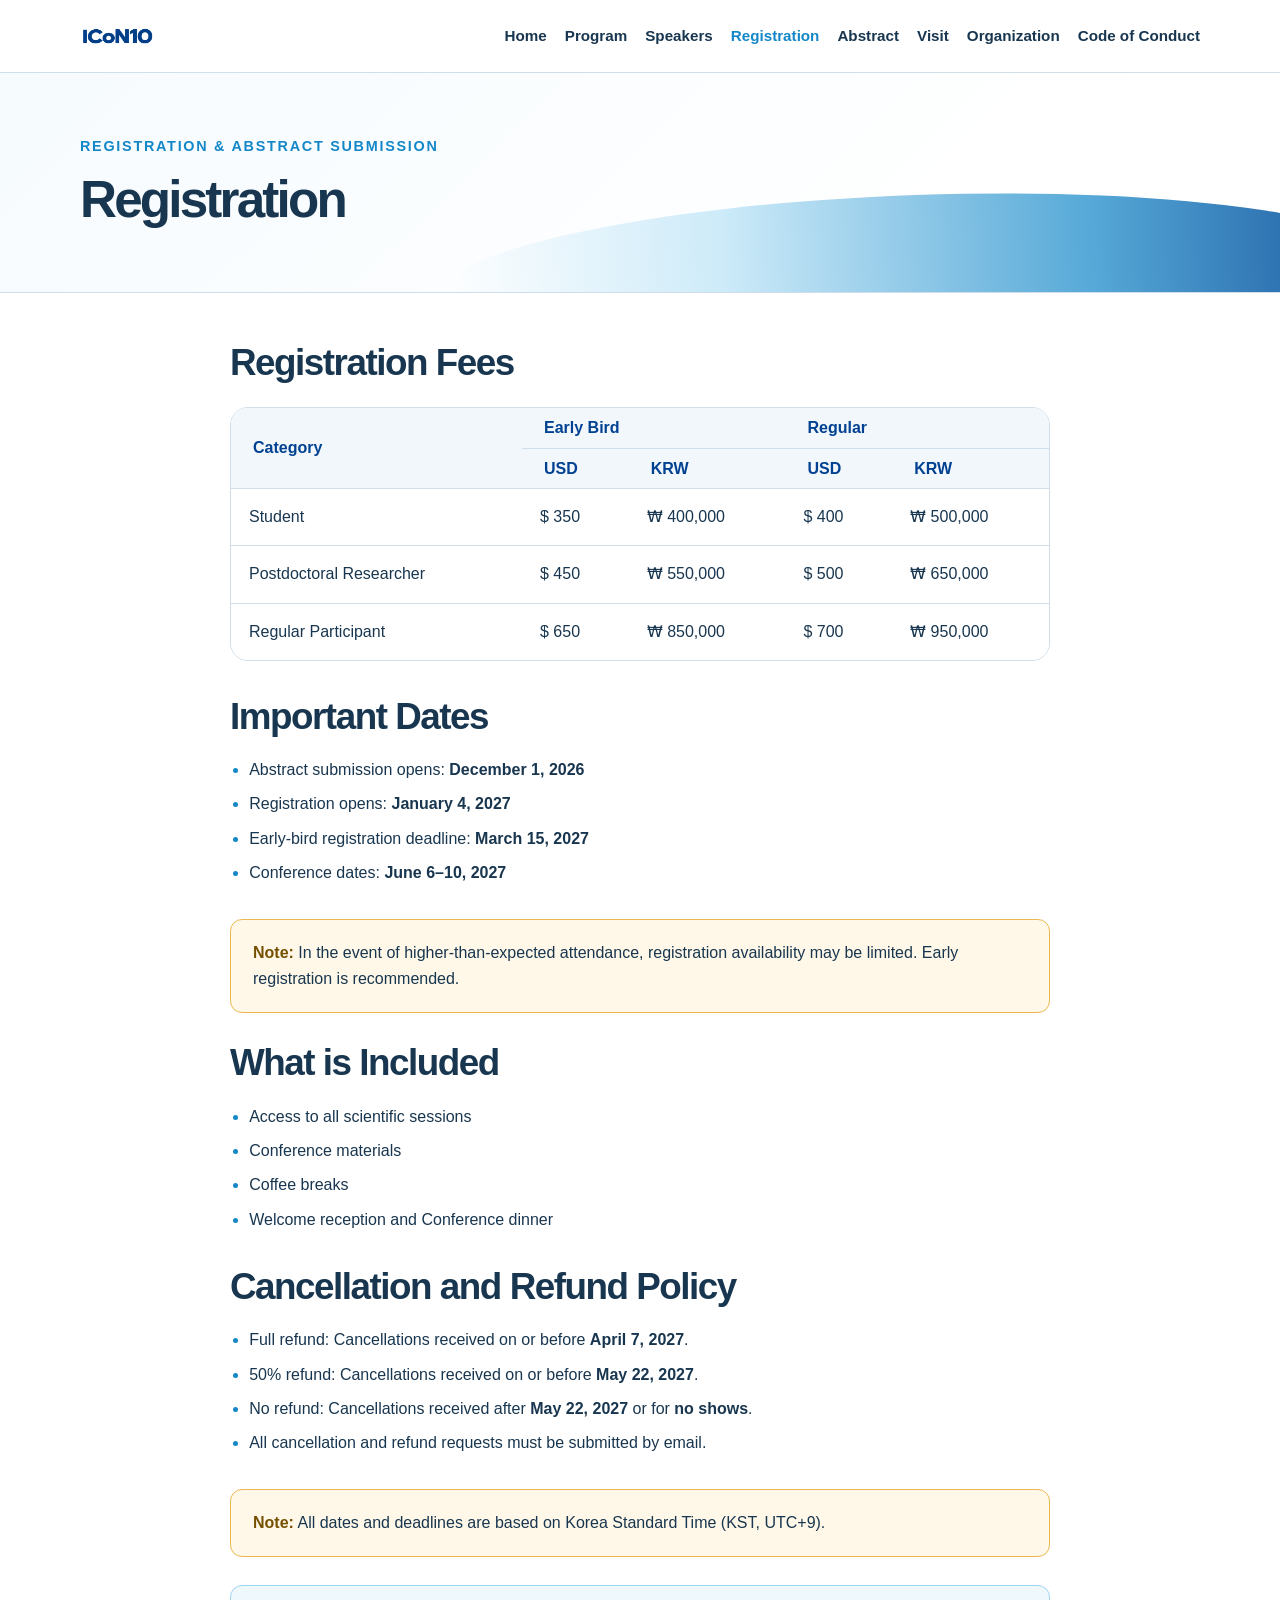
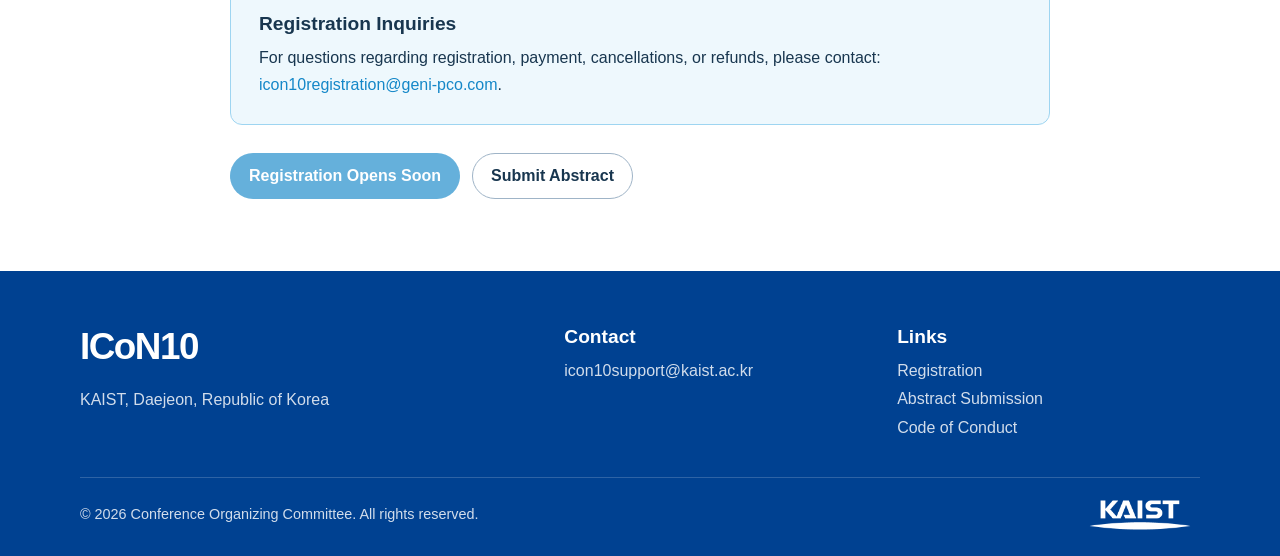
<file: registration.html>
<!DOCTYPE html>
<html lang="en">

<head>
  <meta charset="UTF-8" />
  <meta name="viewport" content="width=device-width, initial-scale=1.0" />
  <meta name="description" content="Registration information for ICoN10." />
  <title>Registration | ICoN10</title>
  <link rel="icon" type="image/png" href="images/icon10-logo.png" />
  <link rel="stylesheet" href="css/style.css" />
</head>

<body class="page-registration">
  <header class="site-header">
    <div class="container header-inner">
      <a class="site-logo" href="index.html" aria-label="Conference home">
        <img class="site-logo-wordmark" src="images/icon10-wordmark.png" alt="">
      </a>

      <button class="nav-toggle" type="button" aria-label="Open navigation" aria-expanded="false">
        <span></span><span></span><span></span>
      </button>

      <nav class="site-nav" aria-label="Main navigation">
        <a href="index.html">Home</a>
        <a href="program.html">Program</a>
        <a href="speakers.html">Speakers</a>
        <a href="registration.html">Registration</a>
        <a href="abstract.html">Abstract</a>
        <div class="nav-dropdown">
          <a class="nav-dropdown-trigger" href="venue.html">
            Visit
          </a>
          <div class="nav-dropdown-menu" aria-label="Visit submenu">
            <a href="venue.html">Venue</a>
            <a href="transportation.html">Transportation</a>
            <a href="accommodation.html">Accommodation</a>
            <a href="local-information.html">Local Information</a>
          </div>
        </div>
        <a href="organization.html">Organization</a>
        <a href="code-of-conduct.html">Code of Conduct</a>
      </nav>
    </div>
  </header>

  <main class="page-main">
    <section class="page-title">
      <div class="container">
        <p class="eyebrow">Registration &amp; Abstract Submission</p>
        <h1>Registration</h1>
      </div>
    </section>

    <section class="section">
      <div class="container content-narrow">
        <h2>Registration Fees</h2>

        <div class="table-wrapper">
          <table class="registration-fee-table">
            <thead>
              <tr>
                <th scope="col" rowspan="2">Category</th>
                <th scope="colgroup" colspan="2">Early Bird</th>
                <th scope="colgroup" colspan="2">Regular</th>
              </tr>

              <tr>
                <th scope="col">USD</th>
                <th scope="col">KRW</th>
                <th scope="col">USD</th>
                <th scope="col">KRW</th>
              </tr>
            </thead>

            <tbody>
              <tr>
                <td>Student</td>
                <td>&#36; 350</td>
                <td>&#8361; 400,000</td>
                <td>&#36; 400</td>
                <td>&#8361; 500,000</td>
              </tr>

              <tr>
                <td>Postdoctoral Researcher</td>
                <td>&#36; 450</td>
                <td>&#8361; 550,000</td>
                <td>&#36; 500</td>
                <td>&#8361; 650,000</td>
              </tr>

              <tr>
                <td>Regular Participant</td>
                <td>&#36; 650</td>
                <td>&#8361; 850,000</td>
                <td>&#36; 700</td>
                <td>&#8361; 950,000</td>
              </tr>
            </tbody>
          </table>
        </div>

        <h2>Important Dates</h2>
        <ul class="check-list">
          <li>Abstract submission opens: <strong>December 1, 2026</strong></li>
          <li>Registration opens: <strong>January 4, 2027</strong></li>
          <li>Early-bird registration deadline: <strong>March 15, 2027</strong></li>
          <li>Conference dates: <strong>June 6–10, 2027</strong></li>
        </ul>

        <div class="info-box info-box--note">
          <strong>Note:</strong> In the event of higher-than-expected attendance, registration availability may be
          limited. Early registration is recommended.
        </div>

        <h2>What is Included</h2>
        <ul class="check-list">
          <li>Access to all scientific sessions</li>
          <li>Conference materials</li>
          <li>Coffee breaks</li>
          <li>Welcome reception and Conference dinner</li>
        </ul>

        <h2>Cancellation and Refund Policy</h2>
        <ul class="check-list">
          <li>Full refund: Cancellations received on or before <strong>April 7, 2027</strong>.</li>
          <li>50% refund: Cancellations received on or before <strong>May 22, 2027</strong>.</li>
          <li>No refund: Cancellations received after <strong>May 22, 2027</strong> or for <strong>no shows</strong>.
          </li>
          <li>All cancellation and refund requests must be submitted by email.
          </li>
        </ul>

        <div class="info-box info-box--note">
          <strong>Note:</strong> All dates and deadlines are based on Korea Standard Time (KST, UTC+9).
        </div>

        <section class="info-box info-box--feature">
          <h3>Registration Inquiries</h3>
          <p>For questions regarding registration, payment, cancellations, or refunds, please contact:
            <a href="mailto:icon10registration@geni-pco.com?subject=ICoN10%20Registration%20Inquiry">
              icon10registration@geni-pco.com</a>.
          </p>
        </section>

        <div class="button-group">
          <span class="button primary" aria-disabled="true">Registration Opens Soon</span>
          <a class="button secondary" href="abstract.html">Submit Abstract</a>
        </div>
      </div>
    </section>
  </main>

  <footer class="site-footer">
    <div class="container footer-grid">
      <div>
        <h2>ICoN10</h2>
        <p>KAIST, Daejeon, Republic of Korea</p>
      </div>
      <div>
        <h3>Contact</h3>
        <p><a href="mailto:icon10support@kaist.ac.kr">icon10support@kaist.ac.kr</a></p>
      </div>
      <div class="footer-links">
        <h3>Links</h3>
        <p><a href="registration.html">Registration</a></p>
        <p><a href="abstract.html">Abstract Submission</a></p>
        <p><a href="code-of-conduct.html">Code of Conduct</a></p>
      </div>
    </div>

    <div class="container footer-bottom">
      <p>© <span id="year"></span> Conference Organizing Committee. All rights reserved.</p>
      <a class="footer-kaist-link" href="https://www.kaist.ac.kr/en" target="_blank" rel="noopener noreferrer"
        aria-label="Visit the KAIST website">
        <img class="footer-kaist-logo" src="images/kaist_logo.png" alt="KAIST" />
      </a>
    </div>
  </footer>

  <script src="js/main.js"></script>
</body>

</html>
</file>
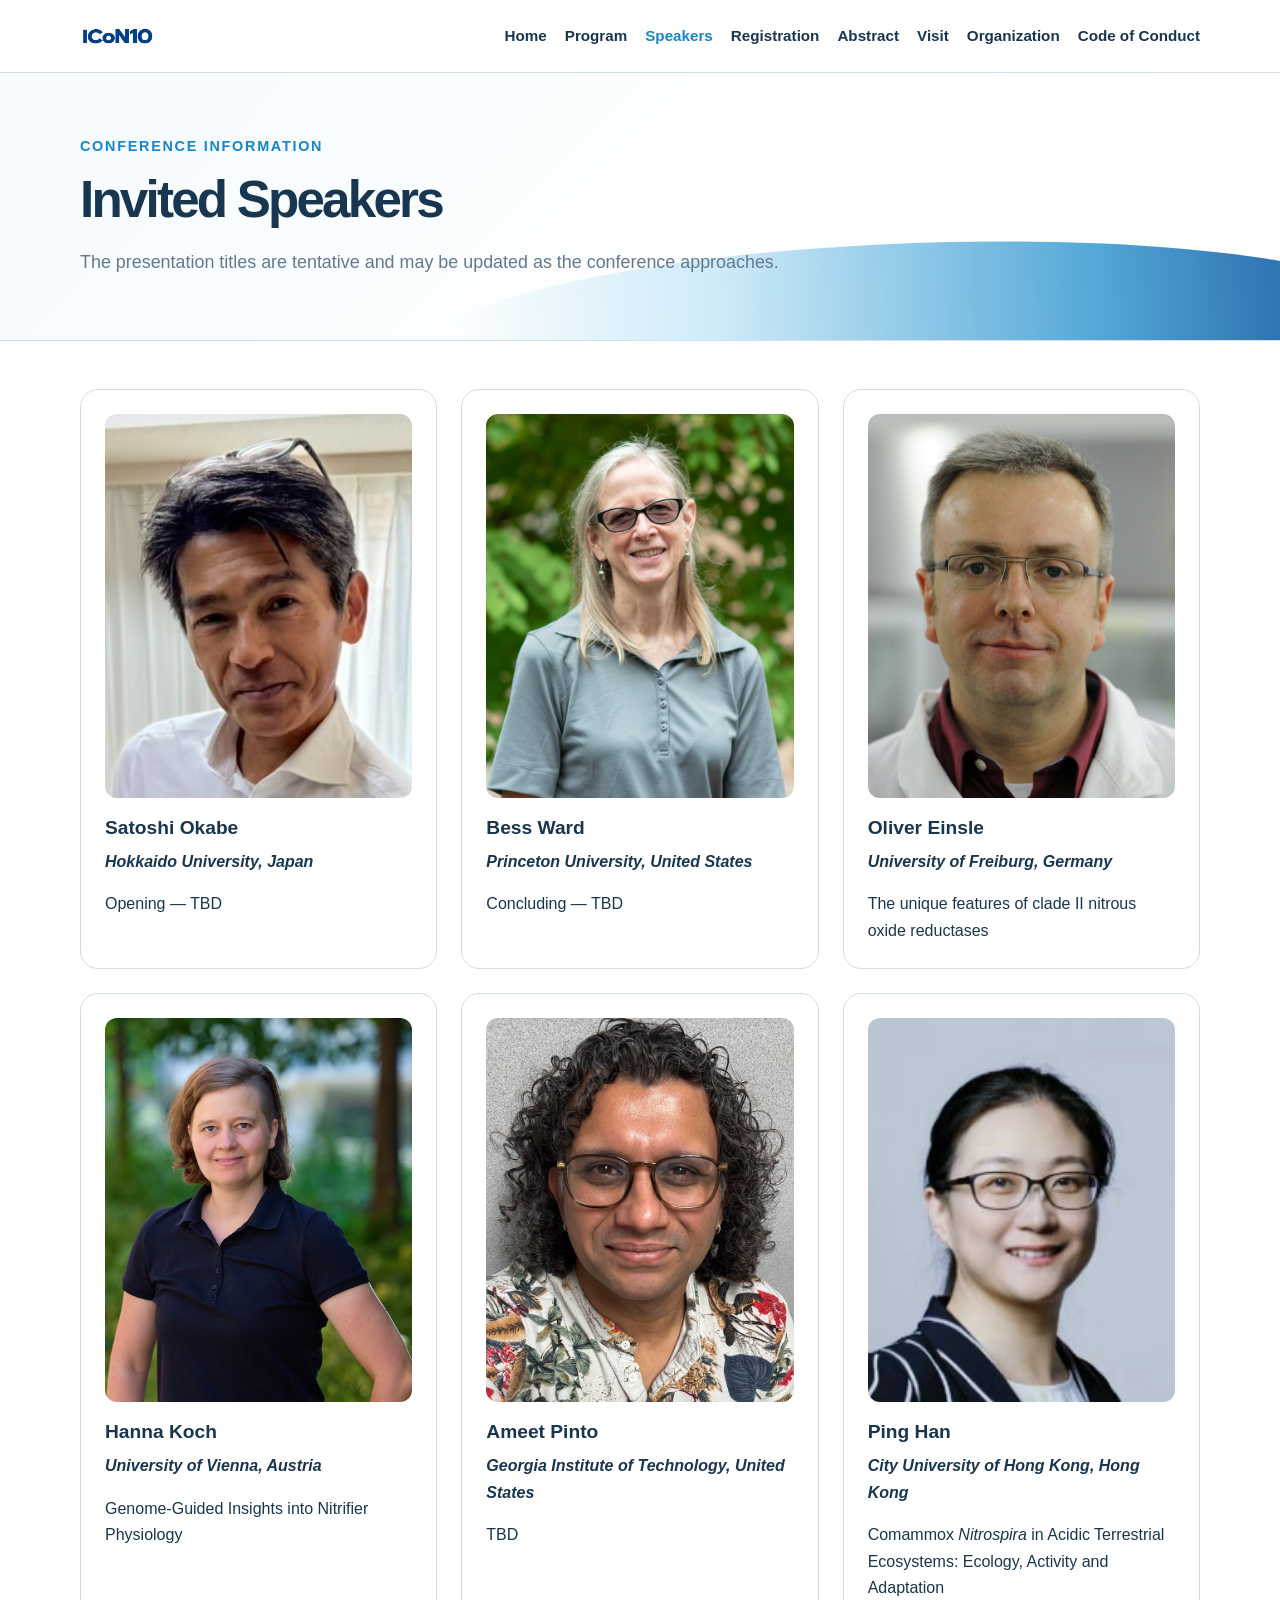
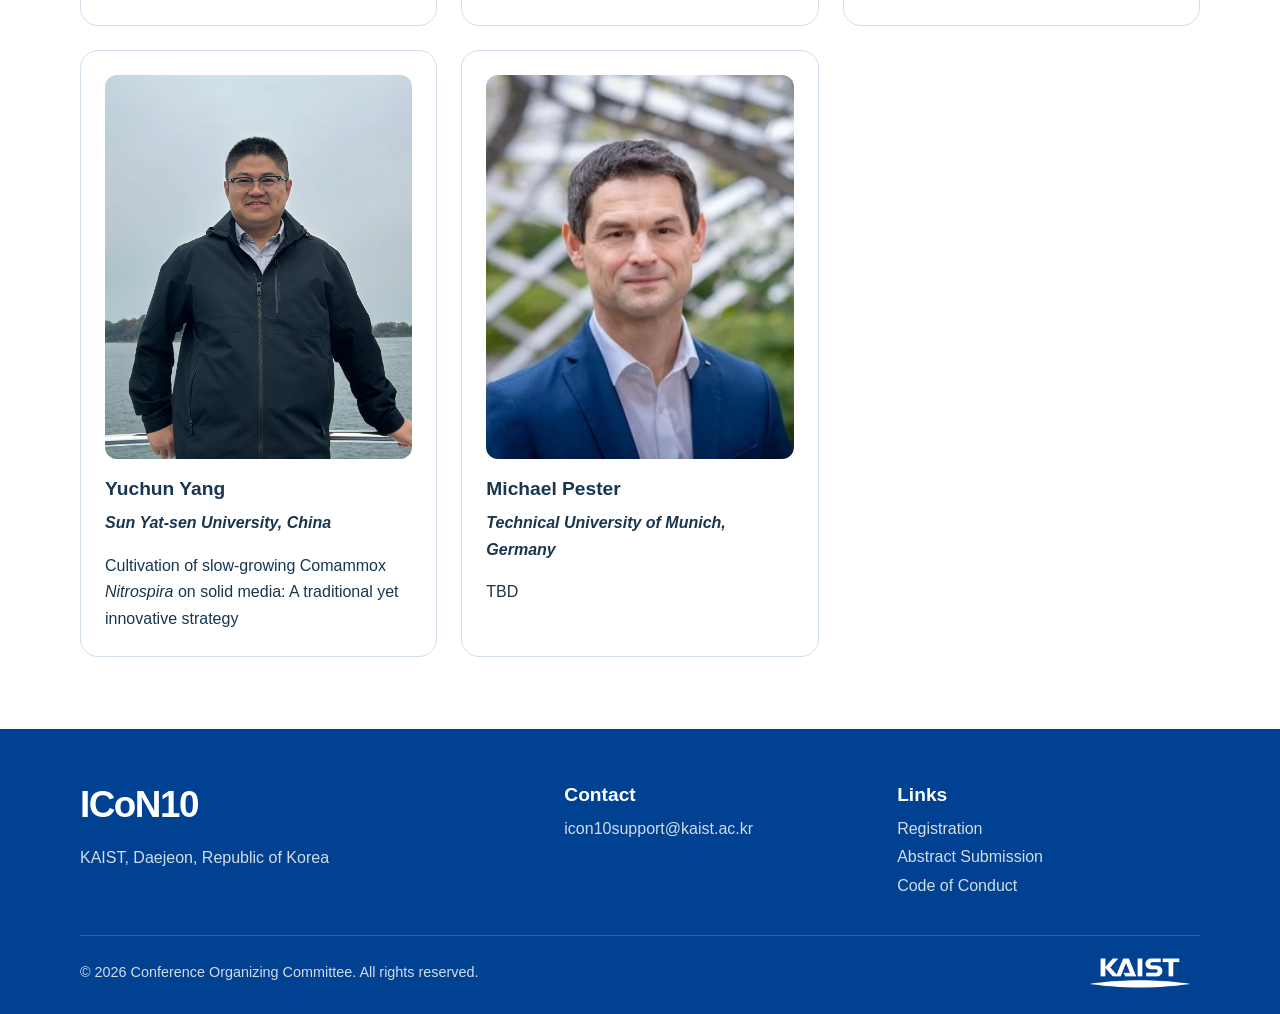
<file: speakers.html>
<!DOCTYPE html>
<html lang="en">

<head>
  <meta charset="UTF-8" />
  <meta name="viewport" content="width=device-width, initial-scale=1.0" />
  <meta name="description" content="Invited speakers for ICoN10." />
  <title>Invited Speakers | ICoN10</title>
  <link rel="icon" type="image/png" href="images/icon10-logo.png" />
  <link rel="stylesheet" href="css/style.css" />
</head>

<body class="page-speakers">
  <header class="site-header">
    <div class="container header-inner">
      <a class="site-logo" href="index.html" aria-label="Conference home">
        <img class="site-logo-wordmark" src="images/icon10-wordmark.png" alt="">
      </a>

      <button class="nav-toggle" type="button" aria-label="Open navigation" aria-expanded="false">
        <span></span><span></span><span></span>
      </button>

      <nav class="site-nav" aria-label="Main navigation">
        <a href="index.html">Home</a>
        <a href="program.html">Program</a>
        <a href="speakers.html">Speakers</a>
        <a href="registration.html">Registration</a>
        <a href="abstract.html">Abstract</a>
        <div class="nav-dropdown">
          <a class="nav-dropdown-trigger" href="venue.html">
            Visit
          </a>
          <div class="nav-dropdown-menu" aria-label="Visit submenu">
            <a href="venue.html">Venue</a>
            <a href="transportation.html">Transportation</a>
            <a href="accommodation.html">Accommodation</a>
            <a href="local-information.html">Local Information</a>
          </div>
        </div>
        <a href="organization.html">Organization</a>
        <a href="code-of-conduct.html">Code of Conduct</a>
      </nav>
    </div>
  </header>

  <main class="page-main">
    <section class="page-title">
      <div class="container">
        <p class="eyebrow">Conference information</p>
        <h1>Invited Speakers</h1>
        <p>The presentation titles are tentative and may be updated as the conference approaches.</p>
      </div>
    </section>

    <section class="section">
      <div class="container">
        <div class="card-grid three">
          <article class="speaker-card">
            <div>
              <a class="speaker-photo" href="https://www.eng.hokudai.ac.jp/labo/water/member.html" target="_blank"
                rel="noopener noreferrer">
                <img src="images/speakers/okabe.jpg" alt="Satoshi Okabe" loading="lazy">
              </a>
            </div>
            <h3>
              <a class="speaker-name-link" href="https://www.eng.hokudai.ac.jp/labo/water/member.html" target="_blank"
                rel="noopener noreferrer">
                Satoshi Okabe
              </a>
            </h3>
            <p><strong><em>Hokkaido University, Japan</em></strong></p>
            <p>Opening — TBD</p>
          </article>

          <article class="speaker-card">
            <div>
              <a class="speaker-photo" href="https://geosciences.princeton.edu/people/bess-b-ward" target="_blank"
                rel="noopener noreferrer">
                <img src="images/speakers/ward.jpg" alt="Bess Ward" loading="lazy">
              </a>
            </div>
            <h3>
              <a class="speaker-name-link" href="https://geosciences.princeton.edu/people/bess-b-ward" target="_blank"
                rel="noopener noreferrer">
                Bess Ward
              </a>
            </h3>
            <p><strong><em>Princeton University, United States</em></strong></p>
            <p>Concluding — TBD</p>
          </article>

          <article class="speaker-card">
            <div>
              <a class="speaker-photo" href="https://uni-freiburg.de/frias/prof-dr-oliver-einsle/" target="_blank"
                rel="noopener noreferrer">
                <img src="images/speakers/einsle.jpg" alt="Oliver Einsle" loading="lazy">
              </a>
            </div>
            <h3>
              <a class="speaker-name-link" href="https://uni-freiburg.de/frias/prof-dr-oliver-einsle/" target="_blank"
                rel="noopener noreferrer">
                Oliver Einsle
              </a>
            </h3>
            <p><strong><em>University of Freiburg, Germany</em></strong></p>
            <p>The unique features of clade II nitrous oxide reductases</p>
          </article>

          <article class="speaker-card">
            <div>
              <a class="speaker-photo" href="https://dome.univie.ac.at/koch" target="_blank" rel="noopener noreferrer">
                <img src="images/speakers/koch.jpg" alt="Hanna Koch" loading="lazy">
              </a>
            </div>
            <h3>
              <a class="speaker-name-link" href="https://dome.univie.ac.at/koch" target="_blank"
                rel="noopener noreferrer">
                Hanna Koch
              </a>
            </h3>
            <p><strong><em>University of Vienna, Austria</em></strong></p>
            <p>Genome-Guided Insights into Nitrifier Physiology</p>
          </article>

          <article class="speaker-card">
            <div>
              <a class="speaker-photo" href="https://ce.gatech.edu/directory/person/ameet-pinto" target="_blank"
                rel="noopener noreferrer">
                <img src="images/speakers/pinto.jpg" alt="Ameet Pinto" loading="lazy">
              </a>
            </div>
            <h3>
              <a class="speaker-name-link" href="https://ce.gatech.edu/directory/person/ameet-pinto" target="_blank"
                rel="noopener noreferrer">
                Ameet Pinto
              </a>
            </h3>
            <p><strong><em>Georgia Institute of Technology, United States</em></strong></p>
            <p>TBD</p>
          </article>

          <article class="speaker-card">
            <div>
              <a class="speaker-photo" href="https://www.cityu.edu.hk/see/people/prof-ping-han" target="_blank"
                rel="noopener noreferrer">
                <img src="images/speakers/han.jpg" alt="Ping Han" loading="lazy">
              </a>
            </div>
            <h3>
              <a class="speaker-name-link" href="https://www.cityu.edu.hk/see/people/prof-ping-han" target="_blank"
                rel="noopener noreferrer">
                Ping Han
              </a>
            </h3>
            <p><strong><em>City University of Hong Kong, Hong Kong</em></strong></p>
            <p>Comammox <i>Nitrospira</i> in Acidic Terrestrial Ecosystems: Ecology, Activity and Adaptation</p>
          </article>

          <article class="speaker-card">
            <div>
              <a class="speaker-photo" href="https://eco.sysu.edu.cn/en/teacher/Yang%20Yuchun" target="_blank"
                rel="noopener noreferrer">
                <img src="images/speakers/yang.jpg" alt="Yuchun Yang" loading="lazy">
              </a>
            </div>
            <h3>
              <a class="speaker-name-link" href="https://eco.sysu.edu.cn/en/teacher/Yang%20Yuchun" target="_blank"
                rel="noopener noreferrer">
                Yuchun Yang
              </a>
            </h3>
            <p><strong><em>Sun Yat-sen University, China</em></strong></p>
            <p>Cultivation of slow-growing Comammox <i>Nitrospira</i> on solid media: A traditional yet innovative strategy</p>
          </article>

          <article class="speaker-card">
            <div>
              <a class="speaker-photo" href="https://www.professoren.tum.de/en/pester-michael" target="_blank"
                rel="noopener noreferrer">
                <img src="images/speakers/pester.jpg" alt="Michael Pester" loading="lazy">
              </a>
            </div>
            <h3>
              <a class="speaker-name-link" href="https://www.professoren.tum.de/en/pester-michael" target="_blank"
                rel="noopener noreferrer">
                Michael Pester
              </a>
            </h3>
            <p><strong><em>Technical University of Munich, Germany</em></strong></p>
            <p>TBD</p>
          </article>
        </div>
      </div>
    </section>
  </main>

  <footer class="site-footer">
    <div class="container footer-grid">
      <div>
        <h2>ICoN10</h2>
        <p>KAIST, Daejeon, Republic of Korea</p>
      </div>
      <div>
        <h3>Contact</h3>
        <p><a href="mailto:icon10support@kaist.ac.kr">icon10support@kaist.ac.kr</a></p>
      </div>
      <div class="footer-links">
        <h3>Links</h3>
        <p><a href="registration.html">Registration</a></p>
        <p><a href="abstract.html">Abstract Submission</a></p>
        <p><a href="code-of-conduct.html">Code of Conduct</a></p>
      </div>
    </div>

    <div class="container footer-bottom">
      <p>© <span id="year"></span> Conference Organizing Committee. All rights reserved.</p>
      <a class="footer-kaist-link" href="https://www.kaist.ac.kr/en" target="_blank" rel="noopener noreferrer"
        aria-label="Visit the KAIST website">
        <img class="footer-kaist-logo" src="images/kaist_logo.png" alt="KAIST" />
      </a>
    </div>
  </footer>

  <script src="js/main.js"></script>
</body>

</html>
</file>
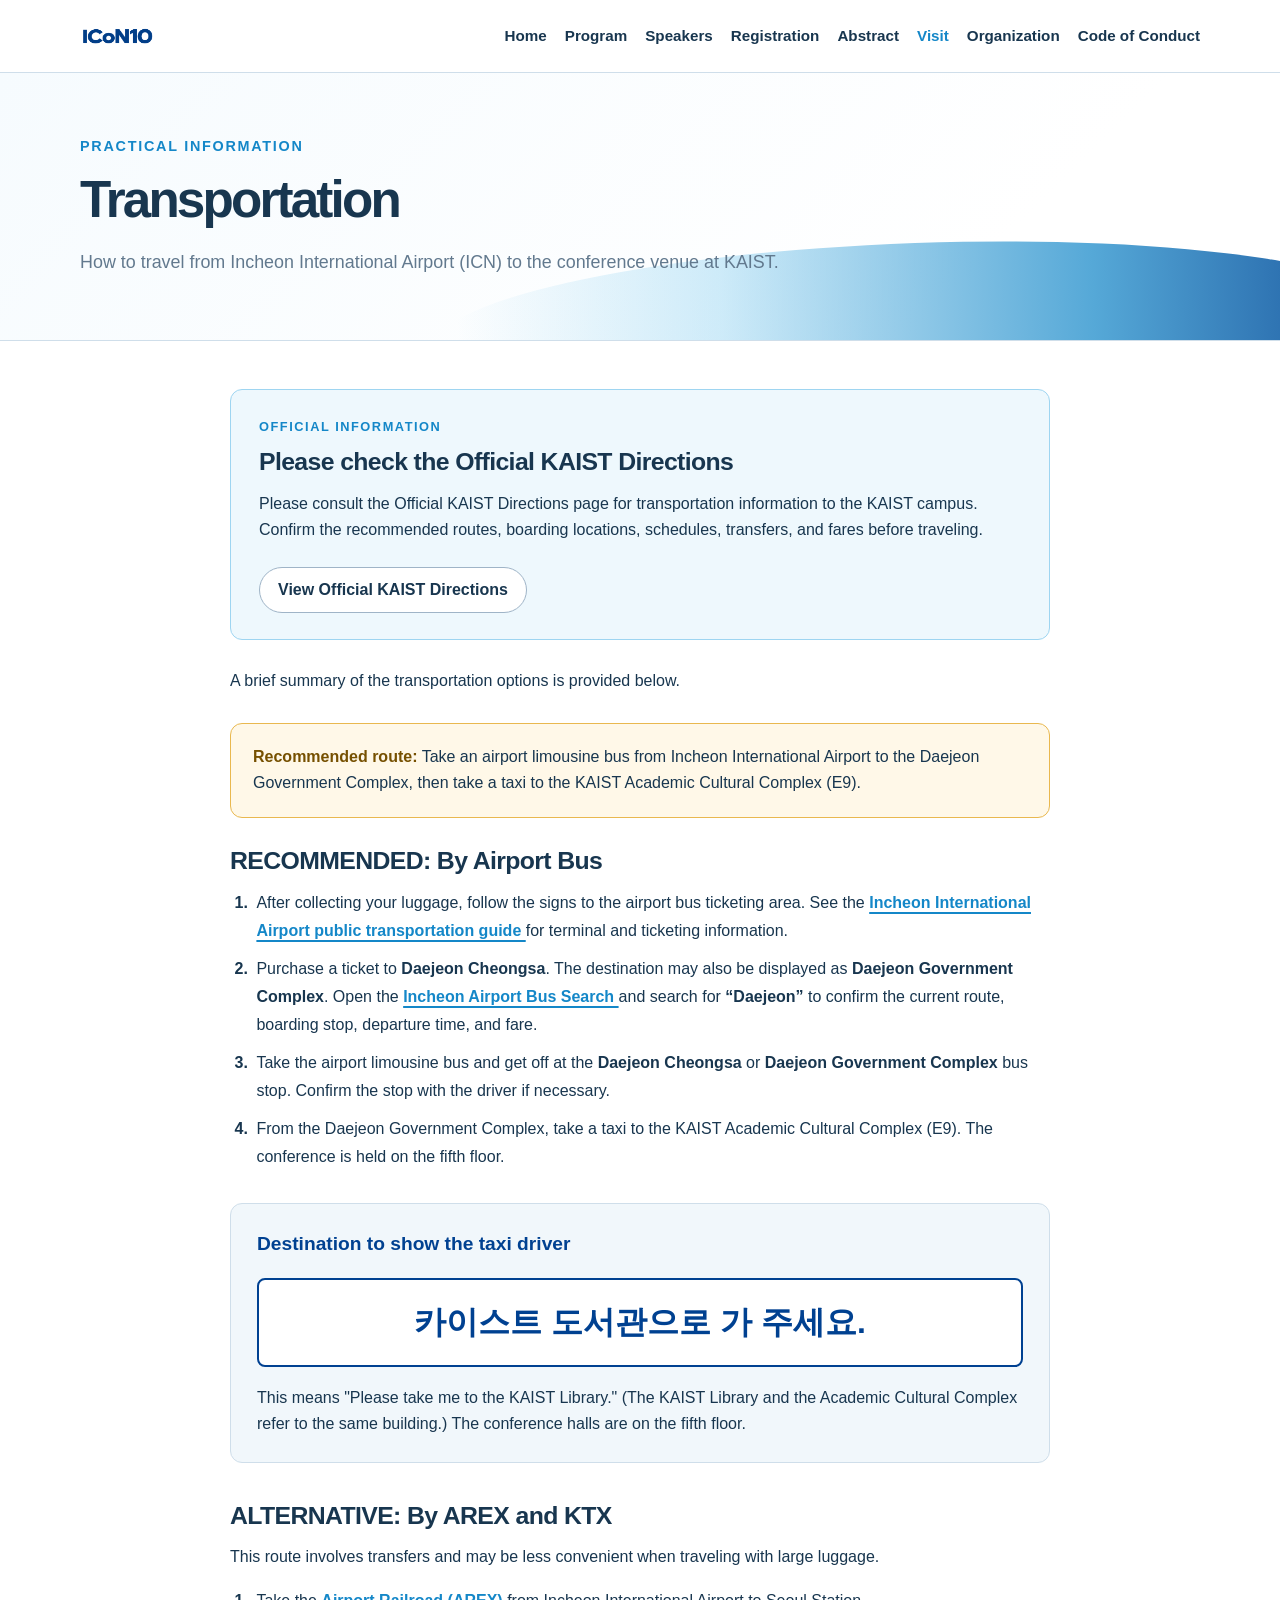
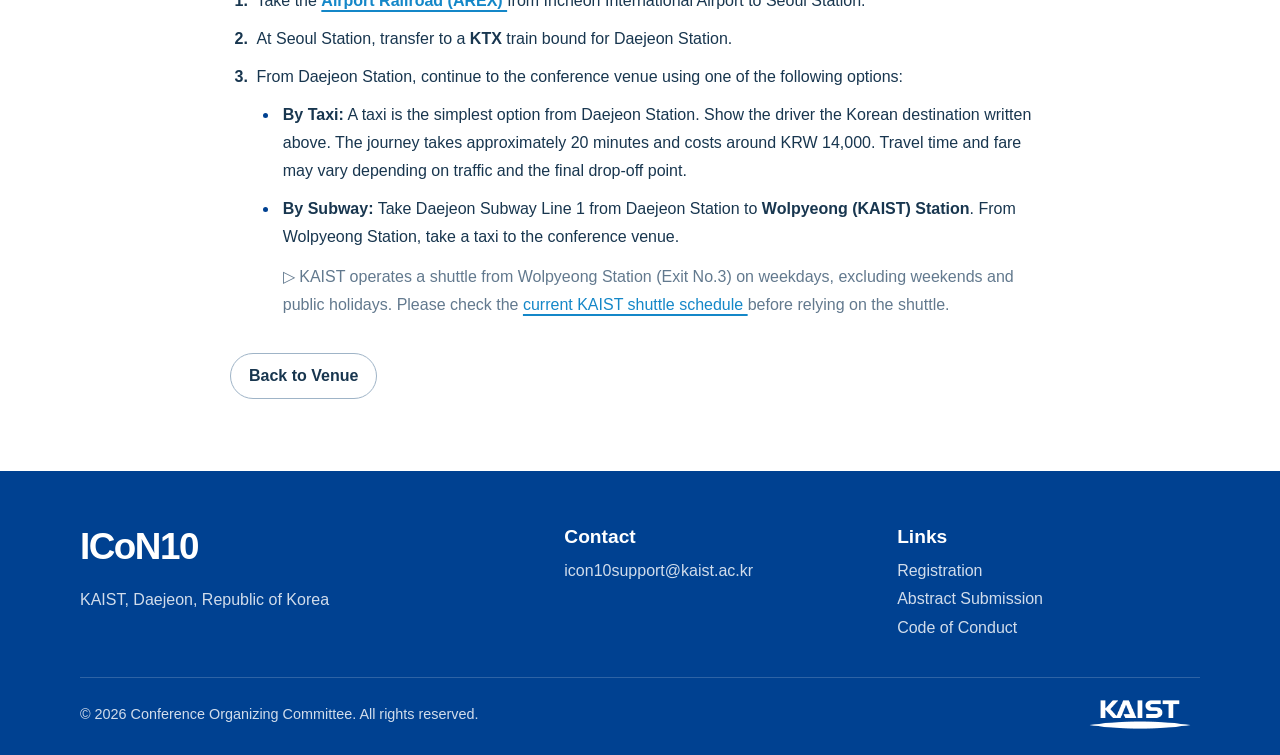
<file: transportation.html>
<!DOCTYPE html>
<html lang="en">

<head>
  <meta charset="UTF-8" />
  <meta name="viewport" content="width=device-width, initial-scale=1.0" />
  <meta name="description" content="Transportation information for traveling to ICoN10 at KAIST." />
  <title>Transportation | ICoN10</title>
  <link rel="icon" type="image/png" href="images/icon10-logo.png" />
  <link rel="stylesheet" href="css/style.css" />
</head>

<body class="page-venue-transportation">
  <header class="site-header">
    <div class="container header-inner">
      <a class="site-logo" href="index.html" aria-label="Conference home">
        <img class="site-logo-wordmark" src="images/icon10-wordmark.png" alt="">
      </a>

      <button class="nav-toggle" type="button" aria-label="Open navigation" aria-expanded="false">
        <span></span><span></span><span></span>
      </button>

      <nav class="site-nav" aria-label="Main navigation">
        <a href="index.html">Home</a>
        <a href="program.html">Program</a>
        <a href="speakers.html">Speakers</a>
        <a href="registration.html">Registration</a>
        <a href="abstract.html">Abstract</a>
        <div class="nav-dropdown">
          <a class="nav-dropdown-trigger" href="venue.html">
            Visit
          </a>
          <div class="nav-dropdown-menu" aria-label="Visit submenu">
            <a href="venue.html">Venue</a>
            <a href="transportation.html">Transportation</a>
            <a href="accommodation.html">Accommodation</a>
            <a href="local-information.html">Local Information</a>
          </div>
        </div>
        <a href="organization.html">Organization</a>
        <a href="code-of-conduct.html">Code of Conduct</a>
      </nav>
    </div>
  </header>

  <main class="page-main">
    <section class="page-title">
      <div class="container">
        <p class="eyebrow">Practical information</p>
        <h1>Transportation</h1>
        <p>
          How to travel from Incheon International Airport (ICN)
          to the conference venue at KAIST.
        </p>
      </div>
    </section>

    <section class="section">
      <div class="container content-narrow travel-content">
        <section class="info-box info-box--feature">
          <p class="info-box__eyebrow">Official Information</p>

          <h2 class="info-box__title">
            Please check the Official KAIST Directions
          </h2>

          <p>
            Please consult the Official KAIST Directions page for transportation information to the
            KAIST campus.<br>
            Confirm the recommended routes, boarding locations, schedules, transfers, and fares before traveling.
          </p>

          <a class="button secondary" href="https://www.kaist.ac.kr/en/html/kaist/01200201.html" target="_blank"
            rel="noopener noreferrer">
            View Official KAIST Directions
          </a>
        </section>

        <p>
          A brief summary of the transportation options is provided below.
        </p>

        <div class="info-box info-box--note">
          <strong>Recommended route:</strong>
          Take an airport limousine bus from Incheon International
          Airport to the Daejeon Government Complex, then take a
          taxi to the KAIST Academic Cultural Complex (E9).
        </div>

        <h2>
          RECOMMENDED: By Airport Bus
        </h2>

        <ol class="travel-steps">
          <li>
            After collecting your luggage, follow the signs to the
            airport bus ticketing area. See the
            <a class="inline-resource-link" href="https://www.airport.kr/ap_en/1502/subview.do" target="_blank"
              rel="noopener noreferrer">
              Incheon International Airport public transportation guide
            </a>
            for terminal and ticketing information.
          </li>

          <li>
            Purchase a ticket to
            <strong>Daejeon Cheongsa</strong>.
            The destination may also be displayed as
            <strong>Daejeon Government Complex</strong>.

            Open the
            <a class="inline-resource-link" href="https://www.airport.kr/ap_en/1504/subview.do" target="_blank"
              rel="noopener noreferrer">
              Incheon Airport Bus Search
            </a>
            and search for <strong>“Daejeon”</strong> to confirm the
            current route, boarding stop, departure time, and fare.
          </li>

          <li>
            Take the airport limousine bus and get off at the
            <strong>Daejeon Cheongsa</strong> or <strong>Daejeon Government Complex</strong> bus stop. Confirm the stop
            with the driver if necessary.
          </li>

          <li>
            From the Daejeon Government Complex, take a taxi to
            the KAIST Academic Cultural Complex (E9). The
            conference is held on the fifth floor.
          </li>
        </ol>

        <div class="destination-box">
          <strong>Destination to show the taxi driver</strong>

          <div class="taxi-driver-message" lang="ko">
            카이스트 도서관으로 가 주세요.
          </div>

          <p>
            This means "Please take me to the KAIST Library."
            (The KAIST Library and the Academic Cultural Complex refer to the same building.) The conference halls are
            on
            the fifth floor.
          </p>
        </div>

        <h2>ALTERNATIVE: By AREX and KTX</h2>

        <p>
          This route involves transfers and may be less convenient
          when traveling with large luggage.
        </p>

        <ol class="travel-steps">
          <li>
            Take the
            <a class="inline-resource-link" href="https://www.arex.or.kr/main.do?lang=en_US" target="_blank"
              rel="noopener noreferrer">
              Airport Railroad (AREX)
            </a>
            from Incheon International Airport to Seoul Station.
          </li>

          <li>
            At Seoul Station, transfer to a
            <strong>KTX</strong> train bound for Daejeon Station.
          </li>

          <li>
            From Daejeon Station, continue to the conference venue
            using one of the following options:

            <ul class="travel-substeps">
              <li>
                <strong>By Taxi:</strong>
                A taxi is the simplest option from Daejeon Station.
                Show the driver the Korean destination written above.
                The journey takes approximately 20 minutes and costs
                around KRW 14,000. Travel time and fare may vary depending
                on traffic and the final drop-off point.
              </li>

              <li>
                <strong>By Subway:</strong>
                Take Daejeon Subway Line 1 from Daejeon Station to
                <strong>Wolpyeong (KAIST) Station</strong>.
                From Wolpyeong Station, take a taxi to the conference venue.

                <p class="travel-substep-note">
                  ▷ KAIST operates a shuttle from Wolpyeong Station (Exit No.3) on
                  weekdays, excluding weekends and public holidays.
                  Please check the
                  <a href="https://www.kaist.ac.kr/en/html/kaist/01200101.html" target="_blank"
                    rel="noopener noreferrer">
                    current KAIST shuttle schedule
                  </a>
                  before relying on the shuttle.
                </p>
              </li>
            </ul>
          </li>
        </ol>

        <div class="page-actions">
          <a class="button secondary" href="venue.html">
            Back to Venue
          </a>
        </div>
      </div>
    </section>
  </main>

  <footer class="site-footer">
    <div class="container footer-grid">
      <div>
        <h2>ICoN10</h2>
        <p>KAIST, Daejeon, Republic of Korea</p>
      </div>
      <div>
        <h3>Contact</h3>
        <p><a href="mailto:icon10support@kaist.ac.kr">icon10support@kaist.ac.kr</a></p>
      </div>
      <div class="footer-links">
        <h3>Links</h3>
        <p><a href="registration.html">Registration</a></p>
        <p><a href="abstract.html">Abstract Submission</a></p>
        <p><a href="code-of-conduct.html">Code of Conduct</a></p>
      </div>
    </div>

    <div class="container footer-bottom">
      <p>© <span id="year"></span> Conference Organizing Committee. All rights reserved.</p>
      <a class="footer-kaist-link" href="https://www.kaist.ac.kr/en" target="_blank" rel="noopener noreferrer"
        aria-label="Visit the KAIST website">
        <img class="footer-kaist-logo" src="images/kaist_logo.png" alt="KAIST" />
      </a>
    </div>
  </footer>

  <script src="js/main.js"></script>
</body>

</html>
</file>
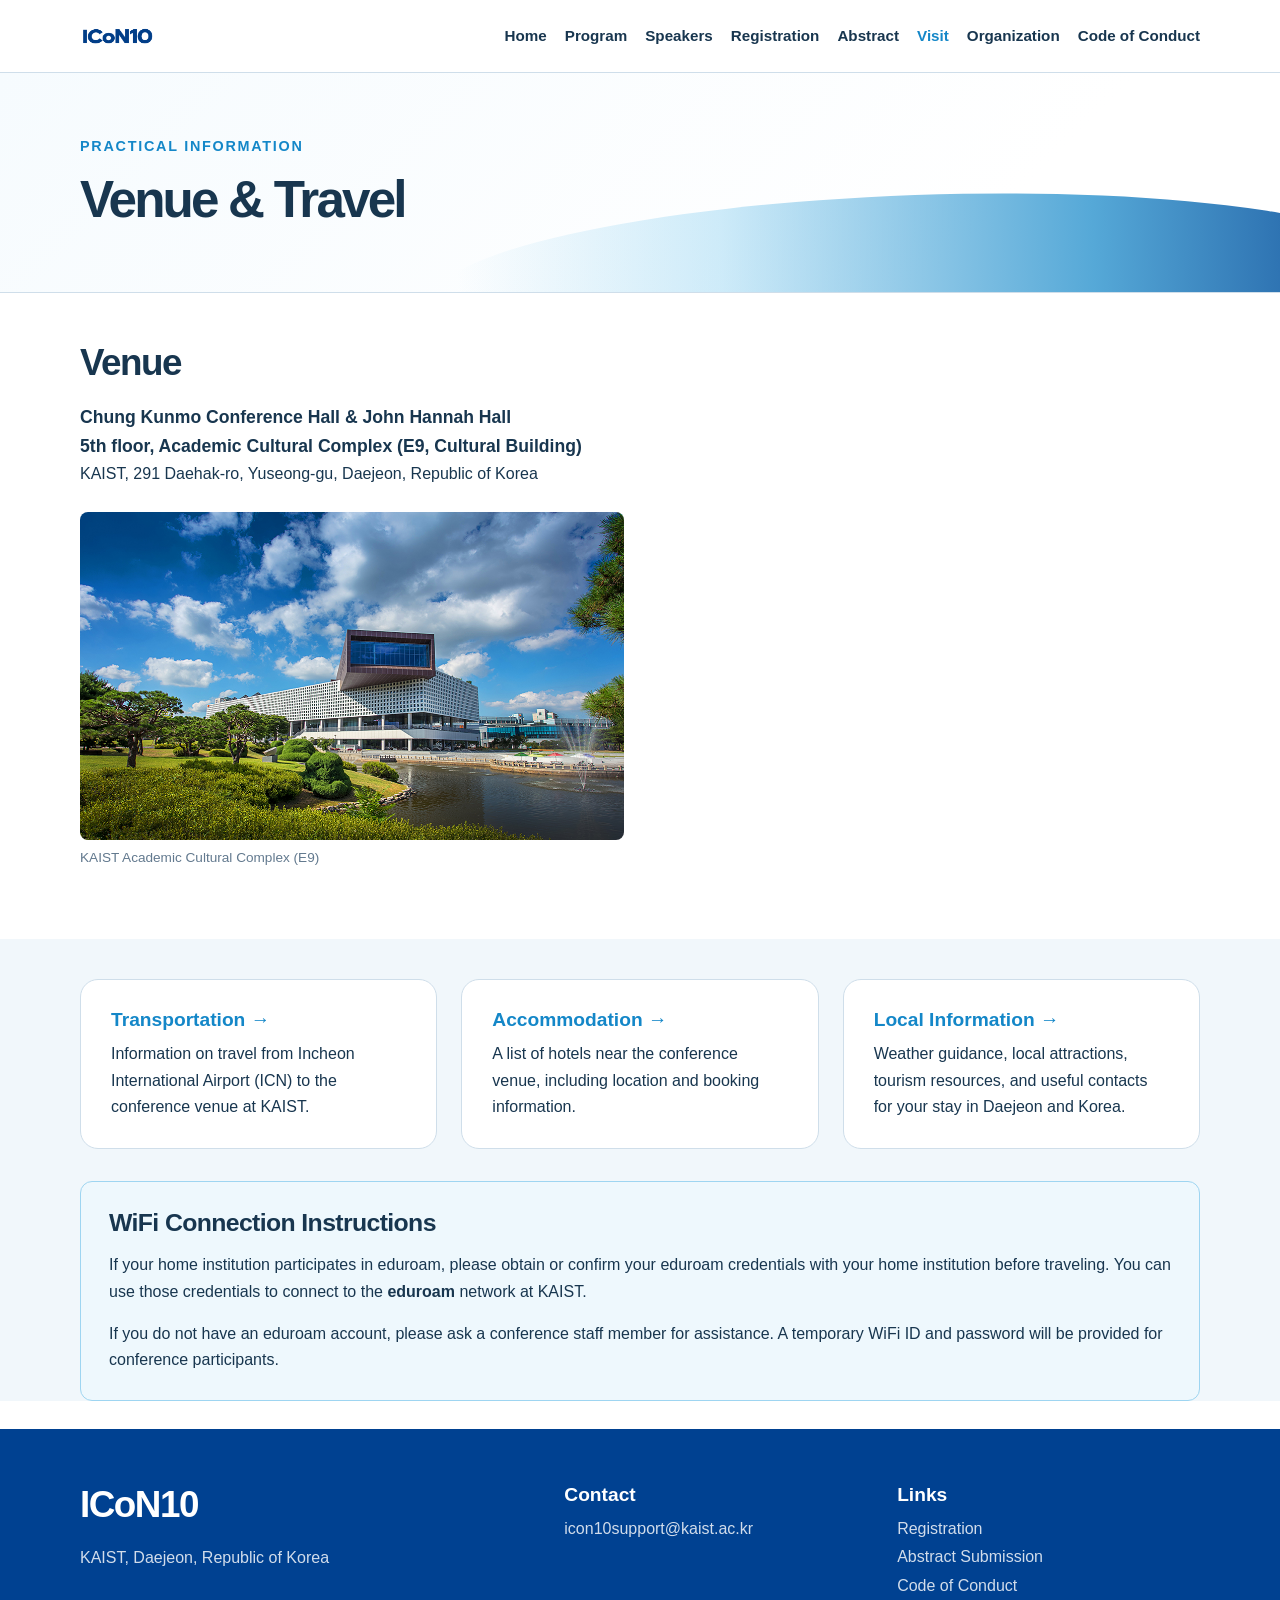
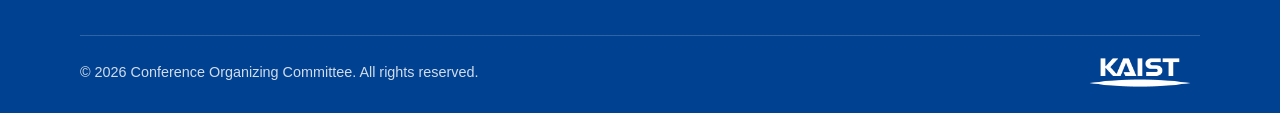
<file: venue.html>
<!DOCTYPE html>
<html lang="en">

<head>
  <meta charset="UTF-8" />
  <meta name="viewport" content="width=device-width, initial-scale=1.0" />
  <meta name="description" content="Venue and travel information for ICoN10." />
  <title>Venue &amp; Travel | ICoN10</title>
  <link rel="icon" type="image/png" href="images/icon10-logo.png" />
  <link rel="stylesheet" href="css/style.css" />
</head>

<body class="page-venue">
  <header class="site-header">
    <div class="container header-inner">
      <a class="site-logo" href="index.html" aria-label="Conference home">
        <img class="site-logo-wordmark" src="images/icon10-wordmark.png" alt="">
      </a>

      <button class="nav-toggle" type="button" aria-label="Open navigation" aria-expanded="false">
        <span></span><span></span><span></span>
      </button>

      <nav class="site-nav" aria-label="Main navigation">
        <a href="index.html">Home</a>
        <a href="program.html">Program</a>
        <a href="speakers.html">Speakers</a>
        <a href="registration.html">Registration</a>
        <a href="abstract.html">Abstract</a>
        <div class="nav-dropdown">
          <a class="nav-dropdown-trigger" href="venue.html">
            Visit
          </a>
          <div class="nav-dropdown-menu" aria-label="Visit submenu">
            <a href="venue.html">Venue</a>
            <a href="transportation.html">Transportation</a>
            <a href="accommodation.html">Accommodation</a>
            <a href="local-information.html">Local Information</a>
          </div>
        </div>
        <a href="organization.html">Organization</a>
        <a href="code-of-conduct.html">Code of Conduct</a>
      </nav>
    </div>
  </header>

  <main class="page-main">
    <section class="page-title">
      <div class="container">
        <p class="eyebrow">Practical information</p>
        <h1>Venue & Travel</h1>
      </div>
    </section>

    <section class="section">
      <div class="container two-column venue-layout">
        <div>
          <h2>Venue</h2>
          <p><strong>
              <a class="venue-detail-link"
                href="https://library.kaist.ac.kr/libGuidance/libUse/fcltyGuidance/fcltyGuidance2.do" target="_blank"
                rel="noopener noreferrer">
                Chung Kunmo Conference Hall &amp; John Hannah Hall<br>5th floor, Academic Cultural Complex (E9, Cultural
                Building)
              </a></strong><br>
            KAIST, 291 Daehak-ro, Yuseong-gu, Daejeon, Republic of Korea
          </p>

          <figure class="venue-photo">
            <img src="images/venue-library.jpg" alt="Academic Cultural Complex at KAIST" loading="lazy">
            <figcaption>KAIST Academic Cultural Complex (E9)</figcaption>
          </figure>
        </div>

        <div class="venue-map">
          <iframe
            src="https://www.google.com/maps?q=KAIST+Academic+Cultural+Complex+E9,+Daejeon,+Republic+of+Korea&amp;output=embed&amp;hl=en"
            title="Map showing the KAIST Academic Cultural Complex" loading="lazy" allowfullscreen
            referrerpolicy="no-referrer-when-downgrade"></iframe>
        </div>
      </div>
    </section>

    <section class="section-muted venue-information-section">
      <div class="container">
        <div class="card-grid three venue-information-grid">
          <div class="card">
            <h3>
              <a class="venue-card-link" href="transportation.html">
                Transportation →
              </a>
            </h3>
            <p>Information on travel from Incheon International Airport (ICN) to the conference venue at KAIST.</p>
          </div>

          <div class="card">
            <h3>
              <a class="venue-card-link" href="accommodation.html">
                Accommodation →
              </a>
            </h3>
            <p>A list of hotels near the conference venue, including location and booking information.</p>
          </div>

          <div class="card">
            <h3>
              <a class="venue-card-link" href="local-information.html">
                Local Information →
              </a>
            </h3>
            <p>Weather guidance, local attractions, tourism resources, and useful contacts for your stay in Daejeon and
              Korea.</p>
          </div>
        </div>

        <section class="info-box info-box--feature venue-wifi-box">
          <h2 class="info-box__title">WiFi Connection Instructions</h2>
          <p>
            If your home institution participates in eduroam,
            please obtain or confirm your eduroam credentials with
            your home institution before traveling. You can use
            those credentials to connect to the
            <strong>eduroam</strong> network at KAIST.
          </p>

          <p>
            If you do not have an eduroam account, please ask a
            conference staff member for assistance. A temporary
            WiFi ID and password will be provided for conference
            participants.
          </p>
        </section>
      </div>
    </section>
  </main>

  <footer class="site-footer">
    <div class="container footer-grid">
      <div>
        <h2>ICoN10</h2>
        <p>KAIST, Daejeon, Republic of Korea</p>
      </div>
      <div>
        <h3>Contact</h3>
        <p><a href="mailto:icon10support@kaist.ac.kr">icon10support@kaist.ac.kr</a></p>
      </div>
      <div class="footer-links">
        <h3>Links</h3>
        <p><a href="registration.html">Registration</a></p>
        <p><a href="abstract.html">Abstract Submission</a></p>
        <p><a href="code-of-conduct.html">Code of Conduct</a></p>
      </div>
    </div>

    <div class="container footer-bottom">
      <p>© <span id="year"></span> Conference Organizing Committee. All rights reserved.</p>
      <a class="footer-kaist-link" href="https://www.kaist.ac.kr/en" target="_blank" rel="noopener noreferrer"
        aria-label="Visit the KAIST website">
        <img class="footer-kaist-logo" src="images/kaist_logo.png" alt="KAIST" />
      </a>
    </div>
  </footer>

  <script src="js/main.js"></script>
</body>

</html>
</file>
<file: css/style.css>
/* ================================================================
   00. DESIGN TOKENS — KAIST brand palette and shared values
================================================================ */

:root {
  --kaist-dark-blue: #004191;
  --kaist-medium-blue: #004187;
  --kaist-blue: #1487c8;
  --kaist-light-blue: #5fbeeb;
  --kaist-dark-gray: #7c7c7c;
  --color-navy: var(--kaist-dark-blue);
  --color-blue-dark: var(--kaist-medium-blue);
  --color-blue: var(--kaist-blue);
  --color-blue-light: var(--kaist-light-blue);
  --color-text: #18364f;
  --color-muted: #62798e;
  --color-border: #cfdeea;
  --color-border-strong: #9fb4c7;
  --color-bg: #ffffff;
  --color-bg-muted: #f1f7fb;
  --color-bg-soft-blue: #f6fbfe;
  --color-info-bg: #eef8fd;
  --color-info-border: #9ed5f1;
  --color-note-bg: #fff8e8;
  --color-note-border: #e9b84f;
  --color-note-text: #765000;
  --color-overlay-dark: rgba(0, 39, 84, 0.9);
  --color-overlay-soft: rgba(0, 39, 84, 0.2);
  --color-header-bg: rgba(255, 255, 255, 0.96);
  --color-white-muted: rgba(255, 255, 255, 0.82);
  --color-footer-border: rgba(255, 255, 255, 0.18);
  --color-motif-transparent: rgba(95, 190, 235, 0);
  --color-motif-light: rgba(95, 190, 235, 0.3);
  --color-motif-blue: rgba(20, 135, 200, 0.72);
  --color-motif-dark: rgba(0, 65, 145, 0.92);
  --color-hero-glow: rgba(95, 190, 235, 0.22);
  --color-dialog-backdrop: rgba(0, 39, 84, 0.64);
  --shadow-card: 0 18px 45px rgba(0, 65, 145, 0.12);
  --shadow-card-soft: 0 12px 30px rgba(0, 65, 145, 0.08);
  --shadow-dialog: 0 24px 70px rgba(0, 39, 84, 0.3);
  --shadow-button: 0 10px 22px rgba(20, 135, 200, 0.24);
  --radius-sm: 8px;
  --radius-md: 12px;
  --radius-lg: 18px;
  --radius-pill: 999px;
  --link-underline-thickness: 1.5px;
  --link-underline-offset: 4px;
  --max-width: 1120px;
}

/* ================================================================
   01. RESET AND BASE ELEMENTS
================================================================ */

* {
  box-sizing: border-box;
}

html {
  scroll-behavior: smooth;
}

body {
  margin: 0;
  color: var(--color-text);
  background: var(--color-bg);
  font-family: -apple-system, BlinkMacSystemFont, "Segoe UI", Roboto, "Helvetica Neue", Arial, sans-serif;
  line-height: 1.65;
}

img {
  display: block;
  max-width: 100%;
}

figure {
  margin: 0;
}

button,
input,
select,
textarea {
  font: inherit;
}

:focus-visible {
  outline: 3px solid var(--color-blue-light);
  outline-offset: 3px;
}

/* ================================================================
   02. TYPOGRAPHY AND TEXT LINKS
================================================================ */

h1,
h2,
h3 {
  color: inherit;
  line-height: 1.2;
}

h1 {
  margin: 0 0 18px;
  font-size: clamp(2.5rem, 4vw, 3.2rem);
  letter-spacing: -0.055em;
}

h2 {
  margin: 0 0 18px;
  font-size: clamp(2rem, 3vw, 2.3rem);
  letter-spacing: -0.04em;
}

h3 {
  margin: 0 0 10px;
  font-size: 1.2rem;
}

p {
  margin-top: 0;
}

.eyebrow,
.section-label,
.info-box__eyebrow {
  margin: 0 0 10px;
  color: var(--color-blue);
  font-size: 0.8rem;
  font-weight: 800;
  letter-spacing: 0.12em;
  text-transform: uppercase;
}

.eyebrow {
  font-size: 0.9rem;
}

a,
a:visited {
  color: inherit;
  text-decoration: none;
  text-decoration-thickness: var(--link-underline-thickness);
  text-underline-offset: var(--link-underline-offset);
}

a:hover,
a:focus-visible {
  color: var(--color-blue);
  text-decoration: underline;
}

/* Email links */
a[href^="mailto:"],
a[href^="mailto:"]:visited {
  color: var(--color-blue);
}

/* ================================================================
   03. SHARED LAYOUT
================================================================ */

.container {
  width: min(100% - 32px, var(--max-width));
  margin: 0 auto;
}

.page-main {
  min-height: 70vh;
}

.section {
  padding: 72px 0;
}

.page-title+.section {
  padding-top: 48px;
}

.section-muted {
  background: var(--color-bg-muted);
}

.section-heading {
  max-width: 720px;
  margin-bottom: 34px;
}

.content-narrow {
  max-width: 820px;
}

.two-column {
  display: grid;
  grid-template-columns: minmax(0, 0.75fr) minmax(0, 1.25fr);
  gap: 52px;
}

.card-grid {
  display: grid;
  gap: 24px;
}

.card-grid.three {
  grid-template-columns: repeat(3, minmax(0, 1fr));
}

.page-actions {
  display: flex;
  flex-wrap: wrap;
  gap: 12px;
  margin-top: 34px;
}

/* ================================================================
   04. HEADER AND MAIN NAVIGATION
================================================================ */

.site-header {
  position: sticky;
  top: 0;
  z-index: 100;
  background: var(--color-header-bg);
  border-bottom: 1px solid var(--color-border);
  backdrop-filter: blur(12px);
}

.header-inner {
  display: flex;
  align-items: center;
  justify-content: space-between;
  min-height: 72px;
  gap: 24px;
}

.site-logo,
.site-logo:visited {
  display: inline-flex;
  align-items: center;
  gap: 10px;
  color: var(--color-navy);
  font-weight: 800;
  letter-spacing: -0.02em;
}

.site-logo:hover,
.site-logo:focus-visible {
  color: var(--color-navy);
  text-decoration: none;
}

.site-logo-symbol {
  flex: 0 0 auto;
  width: 42px;
  height: 42px;
  object-fit: contain;
}

.site-logo-wordmark {
  width: auto;
  max-width: 128px;
  height: 25px;
  object-fit: contain;
}

.site-nav {
  display: flex;
  align-items: center;
  gap: 18px;
  font-size: 0.95rem;
  font-weight: 650;
}

.site-nav a,
.site-nav a:visited {
  color: var(--color-text);
}

.site-nav a:hover,
.site-nav a:focus-visible {
  color: var(--color-blue);
  text-decoration: none;
}

.site-nav a[aria-current],
.site-nav a[aria-current]:hover {
  color: var(--color-blue);
}

.nav-toggle {
  display: none;
  width: 44px;
  height: 44px;
  padding: 0;
  background: var(--color-bg);
  border: 1px solid var(--color-border);
  border-radius: var(--radius-md);
  cursor: pointer;
}

.nav-toggle span {
  display: block;
  width: 20px;
  height: 2px;
  margin: 5px auto;
  background: var(--color-navy);
}

/* Header: dropdown */
.site-header,
.header-inner,
.site-nav {
  overflow: visible;
}

.nav-dropdown {
  position: relative;
  display: flex;
  align-items: center;
}

/* Keep the pointer inside the dropdown interaction area. */
.nav-dropdown::after {
  content: "";
  position: absolute;
  top: 100%;
  right: -12px;
  left: -12px;
  height: 14px;
}

.nav-dropdown-trigger {
  display: inline-flex;
  align-items: center;
}

/* Hide the dropdown until hover or keyboard focus. */
.nav-dropdown-menu {
  position: absolute;
  z-index: 100;
  top: calc(100% + 12px);
  left: 50%;

  display: grid;
  min-width: 210px;
  padding: 8px;

  background: var(--color-bg, #ffffff);
  border: 1px solid var(--color-border, #d5e0ea);
  border-radius: var(--radius-sm, 8px);
  box-shadow: var(--shadow-card, 0 12px 30px rgb(0 59 113 / 14%));

  opacity: 0;
  visibility: hidden;
  pointer-events: none;

  transform: translate(-50%, 8px);
  transition:
    opacity 0.2s ease,
    visibility 0.2s ease,
    transform 0.2s ease;
}

/* Show the dropdown on hover or keyboard focus. */
.nav-dropdown:hover .nav-dropdown-menu,
.nav-dropdown:focus-within .nav-dropdown-menu {
  opacity: 1;
  visibility: visible;
  pointer-events: auto;
  transform: translate(-50%, 0);
}

/* Dropdown links */
.site-nav .nav-dropdown-menu a {
  display: block;
  padding: 11px 14px;

  color: var(--color-text);
  border-radius: 5px;

  font-size: 0.90rem;
  font-weight: 600;
  line-height: 1.10;
  text-decoration: none;
  white-space: nowrap;
}

.site-nav .nav-dropdown-menu a:hover,
.site-nav .nav-dropdown-menu a:focus-visible {
  color: var(--color-blue);
  background: var(--color-bg-muted);
}

.site-nav .nav-dropdown:hover>.nav-dropdown-trigger,
.site-nav .nav-dropdown:focus-within>.nav-dropdown-trigger {
  color: var(--color-blue);
}


/* ================================================================
   05. SHARED PAGE TITLE — KAIST curved graphic motif
================================================================ */

.page-title {
  position: relative;
  z-index: 0;
  isolation: isolate;
  overflow: hidden;
  padding: 62px 0;
  background: linear-gradient(135deg, var(--color-bg-soft-blue) 0%, var(--color-bg) 76%);
  border-bottom: 1px solid var(--color-border);
}

.page-title::before {
  content: "";
  position: absolute;
  right: -10%;
  bottom: -88px;
  z-index: 0;
  width: min(78vw, 980px);
  height: 185px;
  background: linear-gradient(90deg,
      var(--color-motif-transparent) 3%,
      var(--color-motif-light) 30%,
      var(--color-motif-blue) 68%,
      var(--color-motif-dark) 100%);
  border-radius: 50%;
  transform: rotate(-2deg);
}

.page-title>.container {
  position: relative;
  z-index: 1;
}

.page-title>.container>p:last-child:not(.eyebrow) {
  max-width: 760px;
  margin-bottom: 0;
  color: var(--color-muted);
  font-size: 1.12rem;
}

.page-title h1:last-child {
  margin-bottom: 0;
}

/* ================================================================
   06. BUTTONS
================================================================ */

.button-group {
  display: flex;
  flex-wrap: wrap;
  gap: 12px;
}

.button,
.button:visited {
  display: inline-flex;
  align-items: center;
  justify-content: center;
  min-height: 46px;
  padding: 0 18px;
  color: var(--color-navy);
  background: var(--color-bg);
  border: 1px solid transparent;
  border-radius: var(--radius-pill);
  font-weight: 750;
  text-align: center;
  text-decoration: none;
  cursor: pointer;
  transition: transform 0.2s ease, box-shadow 0.2s ease, color 0.2s ease, background-color 0.2s ease, border-color 0.2s ease;
}

.button:hover,
.button:focus-visible {
  text-decoration: none;
  transform: translateY(-1px);
}

.button.primary,
.button.primary:visited {
  color: var(--color-bg);
  background: var(--color-blue);
  box-shadow: var(--shadow-button);
}

.button.primary:hover,
.button.primary:focus-visible {
  color: var(--color-bg);
  background: var(--color-blue-dark);
}

.button.secondary,
.button.secondary:visited {
  color: var(--color-text);
  background: var(--color-bg);
  border-color: var(--color-border-strong);
}

.button.secondary:hover,
.button.secondary:focus-visible {
  color: var(--color-blue);
  border-color: var(--color-blue);
}

.button[aria-disabled="true"] {
  opacity: 0.65;
  box-shadow: none;
  cursor: not-allowed;
  /* pointer-events: none; */
}


/* ================================================================
   07. SHARED CARDS, TABLES AND LISTS
================================================================ */

.hero-card,
.info-card,
.speaker-card,
.card,
.program-status-card,
.hotel-card,
.organizer-card,
.sponsor-area {
  border: 1px solid var(--color-border);
}

.hero-card,
.info-card,
.speaker-card,
.card,
.program-status-card,
.hotel-card {
  background: var(--color-bg);
}

.hero-card,
.info-card,
.speaker-card,
.card {
  border-radius: var(--radius-lg);
}

.info-card,
.speaker-card {
  padding: 24px;
}

.info-card> :last-child,
.speaker-card> :last-child,
.card> :last-child {
  margin-bottom: 0;
}

.info-card a,
.speaker-name-link,
.committee-name-link,
.venue-detail-link,
.venue-card-link {
  font-weight: 750;
}

.info-card a {
  color: var(--color-blue);
}

a.venue-card-link,
a.venue-card-link:visited {
  color: var(--color-blue);
}

.speaker-slide img,
.speaker-photo img,
.hotel-card-image img {
  width: 100%;
  height: 100%;
  object-fit: cover;
  transition: transform 0.35s ease;
}

.speaker-slide:hover img,
.speaker-slide:focus-visible img,
.speaker-card:hover .speaker-photo img,
.speaker-card:focus-within .speaker-photo img,
.hotel-card:hover .hotel-card-image img,
.hotel-card:focus-within .hotel-card-image img {
  transform: scale(1.04);
}

.table-wrapper {
  overflow-x: auto;
  margin: 22px 0 34px;
  border: 1px solid var(--color-border);
  border-radius: var(--radius-lg);
  -webkit-overflow-scrolling: touch;
}

table {
  width: 100%;
  min-width: 640px;
  background: var(--color-bg);
  border-collapse: collapse;
}

th,
td {
  padding: 15px 18px;
  border-bottom: 1px solid var(--color-border);
  text-align: left;
  vertical-align: top;
}

th {
  color: var(--color-navy);
  background: var(--color-bg-muted);
}

tr:last-child td,
tr:last-child th {
  border-bottom: 0;
}

.check-list {
  margin: 0 0 32px;
  padding-left: 1.2rem;
}

.check-list li {
  margin-bottom: 8px;
}

.check-list li::marker {
  color: var(--color-blue);
}

/* ================================================================
   08. SHARED INFORMATION BOXES
   Orange = short note / Blue = titled information block
================================================================ */

.info-box {
  margin: 28px 0;
  padding: 20px 22px;
  border: 1px solid;
  border-radius: var(--radius-md);
}

.info-box--note {
  color: var(--color-text);
  background: var(--color-note-bg);
  border-color: var(--color-note-border);
}

.info-box--note strong {
  color: var(--color-note-text);
}

.info-box--feature {
  padding: 26px 28px;
  background: var(--color-info-bg);
  border-color: var(--color-info-border);
}

.info-box__title {
  margin: 0 0 14px;
  font-size: clamp(1.25rem, 2.5vw, 1.55rem);
  letter-spacing: -0.025em;
}

.info-box> :last-child {
  margin-bottom: 0;
}

.info-box .button {
  margin-top: 8px;
}

/* ================================================================
   09. FOOTER
================================================================ */

.site-footer {
  padding: 54px 0 24px;
  color: var(--color-white-muted);
  background: var(--color-navy);
}

.site-footer h2,
.site-footer h3 {
  color: var(--color-bg);
}

.site-footer a,
.site-footer a:visited {
  color: inherit;
}

.site-footer a:hover,
.site-footer a:focus-visible {
  color: var(--color-blue-light);
  text-decoration: underline;
}

.footer-grid {
  display: grid;
  grid-template-columns: 1.5fr 1fr 1fr;
  gap: 30px;
}

.footer-links p {
  margin: 0 0 2px;
}

.footer-bottom {
  display: flex;
  align-items: center;
  justify-content: space-between;
  gap: 24px;
  margin-top: 34px;
  padding-top: 20px;
  border-top: 1px solid var(--color-footer-border);
  font-size: 0.9rem;
}

.footer-bottom p {
  margin: 0;
}

.footer-kaist-link:hover,
.footer-kaist-link:focus-visible {
  text-decoration: none;
}

.footer-kaist-logo {
  width: 120px;
  height: auto;
}

/* ================================================================
   10. HOME — index.html
================================================================ */

.hero {
  position: relative;
  isolation: isolate;
  overflow: hidden;
  padding: 92px 0;

  background:
    radial-gradient(circle at top left,
      var(--color-hero-glow),
      transparent 25%),
    linear-gradient(135deg,
      var(--color-bg-soft-blue) 0%,
      var(--color-bg) 58%,
      var(--color-bg-muted) 100%);
}

/* Traditional Korean architecture illustration */
.hero::before {
  content: "";
  position: absolute;
  z-index: 0;
  top: 0;
  left: 0;

  width: min(980px, 60vw);
  height: 400px;

  background-image:
    url("../images/icon10-illustration.png");
  background-position: right;
  background-size: auto 360px;
  background-repeat: no-repeat;

  opacity: 0.8;
  mix-blend-mode: multiply;

  mask-image:
    radial-gradient(ellipse 78% 76% at center,
      #000 52%,
      transparent 100%);

  -webkit-mask-image:
    radial-gradient(ellipse 78% 76% at center,
      #000 52%,
      transparent 100%);

  pointer-events: none;
}

.hero-grid {
  position: relative;
  z-index: 1;

  display: grid;
  grid-template-columns:
    minmax(0, 1.3fr) minmax(320px, 0.7fr);
  gap: 48px;
  align-items: center;
}

.hero-content {
  position: relative;
  z-index: 1;
  min-width: 0;

  transform: translateY(95px);
}

.hero h1 {
  font-size: clamp(3rem, 5vw, 4rem);
}

.hero-subtitle {
  max-width: 720px;
  margin: 0 0 28px;

  color: var(--color-muted);
  font-size: 1.2rem;
}

.hero-meta {
  display: grid;
  grid-template-columns: repeat(2, minmax(0, 1fr));
  gap: 16px;

  margin: 26px 0 32px;
}

.hero-meta div {
  padding: 18px;

  background: var(--color-bg);
  border: 1px solid var(--color-border);
  border-radius: var(--radius-lg);
}

.hero-meta strong,
.hero-meta span {
  display: block;
}

.hero-meta strong {
  color: var(--color-text);
}

.hero-meta span {
  color: var(--color-muted);
}

.hero-card {
  padding: 28px;
  box-shadow: var(--shadow-card);
}

.date-list {
  margin: 0;
  padding: 0;
  list-style: none;
}

.date-list li {
  display: flex;
  justify-content: space-between;
  gap: 16px;

  padding: 16px 0;
  border-bottom: 1px solid var(--color-border);
}

.date-list li:last-child {
  border-bottom: 0;
}

.date-list span {
  color: var(--color-muted);
}

.date-list strong {
  color: var(--color-text);
  text-align: right;
  white-space: nowrap;
}

.icon-conference-image {
  overflow: hidden;

  margin: 24px 0 30px;
  background: var(--color-bg-muted);
  border-radius: var(--radius-md);
  aspect-ratio: 5 / 3;
}

.icon-conference-image img {
  width: 100%;
  height: 100%;
  max-height: 460px;
  object-fit: cover;
}

.speaker-slider {
  position: relative;
  overflow: hidden;
  margin-top: 32px;
}

.speaker-slider-track {
  position: relative;

  display: flex;
  gap: 22px;
  overflow-x: auto;

  padding: 4px 2px 14px;

  cursor: grab;
  user-select: none;
  touch-action: pan-y;
  overscroll-behavior-x: contain;
  scrollbar-width: none;
}

.speaker-slider-track::-webkit-scrollbar {
  display: none;
}

.speaker-slider-track.is-dragging {
  cursor: grabbing;
}

.speaker-slide,
.speaker-slide:visited {
  position: relative;

  display: block;
  flex: 0 0 calc((100% - 66px) / 4);
  overflow: hidden;

  color: var(--color-bg);
  background: var(--color-bg-muted);
  border-radius: var(--radius-md);
  aspect-ratio: 4 / 5;
  text-decoration: none;
}

.speaker-slide:hover,
.speaker-slide:focus-visible {
  color: var(--color-bg);
  text-decoration: none;
}

.speaker-slide::after {
  content: "";
  position: absolute;
  inset: 0;

  background:
    linear-gradient(to top,
      var(--color-overlay-dark) 0%,
      var(--color-overlay-soft) 48%,
      transparent 72%);

  pointer-events: none;
}

.speaker-slide img {
  pointer-events: none;
  -webkit-user-drag: none;
}

.speaker-slide-info {
  position: absolute;
  z-index: 1;
  right: 20px;
  bottom: 18px;
  left: 20px;
}

.speaker-slide-info h3 {
  margin: 0 0 5px;

  color: var(--color-bg);
  font-size: 1.2rem;
}

.speaker-slide-info p {
  margin: 0;

  color: var(--color-white-muted);
  font-size: 0.9rem;
  line-height: 1.4;
}

.speaker-slider-button {
  position: absolute;
  top: 50%;
  z-index: 3;

  display: grid;
  width: 46px;
  height: 46px;
  padding: 0;

  color: var(--color-bg);
  background: var(--color-overlay-dark);
  border: 0;
  border-radius: 50%;

  font-size: 2rem;
  line-height: 1;

  cursor: pointer;
  place-items: center;

  transform: translateY(-50%);
  transition:
    background-color 0.2s ease,
    transform 0.2s ease;
}

.speaker-slider-prev {
  left: 14px;
}

.speaker-slider-next {
  right: 14px;
}

.speaker-slider-button:hover,
.speaker-slider-button:focus-visible {
  color: var(--color-bg);
  background: var(--color-blue);
}

.speaker-slider-button:hover {
  transform: translateY(-50%) scale(1.06);
}

/* ================================================================
   20-1. PROGRAM — detailed schedule in program-building.html
================================================================ */

.program-downloads {
  display: grid;
  grid-template-columns: repeat(4, minmax(0, 1fr));
  gap: 20px;
  margin: 32px 0 0;
}

.program-download-button,
.program-download-button:visited {
  display: flex;
  align-items: center;
  justify-content: center;
  min-height: 72px;
  padding: 14px 16px;
  color: var(--color-navy);
  background: var(--color-bg);
  border: 1px solid var(--color-blue);
  border-radius: var(--radius-pill);
  font-weight: 800;
  line-height: 1.35;
  text-align: center;
  text-decoration: none;
  cursor: pointer;
  transition: transform 0.2s ease, box-shadow 0.2s ease, color 0.2s ease, background-color 0.2s ease, border-color 0.2s ease;
}

.program-download-button:hover,
.program-download-button:focus-visible {
  color: var(--color-bg);
  background: var(--color-navy);
  text-decoration: none;
  transform: translateY(-5px);
  box-shadow: var(--shadow-button);
}

.program-download-button.is-preparing {
  cursor: not-allowed;
}

.program-days {
  display: grid;
  gap: 48px;
}

.program-day {
  scroll-margin-top: 100px;
}

.program-day-heading {
  display: flex;
  align-items: baseline;
  gap: 16px;
  margin-bottom: 16px;
  padding-bottom: 14px;
  border-bottom: 2px solid var(--color-navy);
}

.program-day-heading .section-label,
.program-day-heading h2 {
  margin: 0;
}

.schedule-list {
  --schedule-time-column: clamp(92px, 14vw, 140px);
  --schedule-column-gap: clamp(14px, 2.2vw, 24px);
  --schedule-inline-padding: clamp(18px, 2.3vw, 24px);

  overflow: hidden;
  background: var(--color-bg);
  border: 1px solid var(--color-border);
  border-radius: var(--radius-lg);
}

.schedule-item {
  display: grid;
  grid-template-columns: var(--schedule-time-column) minmax(0, 1fr);
  gap: var(--schedule-column-gap);
  padding: 22px var(--schedule-inline-padding);
  border-bottom: 1px solid var(--color-border);
}

.schedule-item:last-child {
  border-bottom: 0;
}

.schedule-item time {
  color: var(--color-blue);
  font-weight: 800;
  white-space: nowrap;
}

.schedule-content h3 {
  margin-bottom: 6px;
}

.schedule-content p {
  margin: 4px 0 0;
}

.schedule-meta {
  color: var(--color-muted);
  font-size: 0.95rem;
}

.schedule-break {
  background: var(--color-bg-muted);
}

/* Detailed session grid */

.schedule-session {
  display: block;
  padding: 0;
}

.session-grid {
  width: 100%;
}

.session-grid-row {
  display: grid;
  grid-template-columns:
    var(--schedule-time-column) minmax(190px, 0.8fr) minmax(260px, 1.2fr);
  gap: var(--schedule-column-gap);
  align-items: start;
}

.session-grid-row h3,
.session-grid-row p {
  margin: 0;
}

.session-heading-row {
  padding: 22px var(--schedule-inline-padding);
}

.session-main-time {
  color: var(--color-blue);
  font-weight: 800;
  white-space: nowrap;
}

.session-heading-content {
  grid-column: 2 / -1;
}

.session-heading-content h3 {
  margin: 0;
}

.session-heading-content .session-chair {
  margin: 10px 0 0;
  color: var(--color-text);
  font-size: 1rem;
  line-height: 1.5;
}

.session-chair {
  margin: 6px 0 0;
  color: var(--color-text);
  font-size: 1rem;
  line-height: 1.5;
}

.schedule-break-label {
  color: var(--color-blue);
  font-weight: 650;
}

.session-talk-row {
  padding: 14px var(--schedule-inline-padding);
}

.schedule-item .schedule-talk-time {
  color: var(--color-muted);
  font-size: 0.86rem;
  font-weight: 650;
  white-space: nowrap;
}

.schedule-talk-speaker {
  color: var(--color-text);
  line-height: 1.5;
}

.schedule-talk-title {
  color: var(--color-text);
  line-height: 1.5;
}


/* ================================================================
   20-2. PROGRAM — temporary program overview
================================================================ */


.program-overview {
  padding-top: 56px;
  padding-bottom: 72px;
}

.program-status-card {
  overflow: hidden;
  max-width: 1120px;
  margin: 0 auto;
  border-radius: var(--radius-md);
  box-shadow: var(--shadow-card-soft);
}

.program-status-content {
  padding: 42px 46px;
  background: linear-gradient(135deg, var(--color-info-bg), var(--color-bg));
}

.program-status-content .section-label {
  margin: 0 0 10px;
}

.program-status-content h2 {
  margin: 0 0 18px;
  color: var(--color-navy);
}

.program-status-content>p:not(.section-label) {
  max-width: 850px;
  margin: 0;
  line-height: 1.75;
}

.program-status-content .program-status-note {
  margin-top: 16px;
  color: var(--color-muted);
  font-size: 0.95rem;
}

.program-facts {
  display: grid;
  grid-template-columns: repeat(3, 1fr);
  margin: 0;
  padding: 0;
}

.program-facts>div {
  padding: 25px 30px;
  border-top: 1px solid var(--color-border);
}

.program-facts>div+div {
  border-left: 1px solid var(--color-border);
}

.program-facts dt {
  margin-bottom: 7px;
  color: var(--color-blue);
  font-size: 0.78rem;
  font-weight: 800;
  letter-spacing: 0.08em;
  text-transform: uppercase;
}

.program-facts dd {
  margin: 0;
  color: var(--color-navy);
  font-size: 1rem;
  font-weight: 650;
  line-height: 1.5;
}


/* ================================================================
   30. SPEAKERS — speakers.html
================================================================ */

.speaker-photo {
  display: grid;
  overflow: hidden;
  margin-bottom: 18px;
  color: var(--color-muted);
  background: var(--color-bg-muted);
  border-radius: var(--radius-md);
  aspect-ratio: 4 / 5;
  font-weight: 700;
  place-items: center;
}

.speaker-name-link {
  font-weight: inherit;
}

/* ================================================================
   40. REGISTRATION — registration.html
================================================================ */

.registration-fee-table thead th {
  padding: 10px 22px;
  line-height: 1.2;
}

.registration-fee-table thead th[rowspan],
.registration-fee-table thead tr:last-child th {
  border-bottom: 1px solid var(--color-border);
  vertical-align: middle;
}

/* ================================================================
   50. ABSTRACT SUBMISSION — abstract.html
================================================================ */

.presenter-info-button {
  font-weight: 750;
}

.presenter-modal {
  width: min(100% - 32px, 680px);
  max-height: 80vh;
  padding: 0;
  overflow: auto;
  color: var(--color-text);
  background: var(--color-bg);
  border: 0;
  border-radius: var(--radius-lg);
  box-shadow: var(--shadow-dialog);
}

.presenter-modal::backdrop {
  background: var(--color-dialog-backdrop);
  backdrop-filter: blur(3px);
}

.presenter-modal-content {
  position: relative;
  padding: 36px;
}

.presenter-modal-content h2 {
  margin-right: 48px;
}

.presenter-modal-content h3 {
  margin-top: 24px;
}

.presenter-modal-close {
  position: absolute;
  top: 16px;
  right: 16px;
  width: 38px;
  height: 38px;
  padding: 0;
  color: var(--color-navy);
  background: transparent;
  border: 0;
  border-radius: 50%;
  font-size: 1.8rem;
  line-height: 1;
  cursor: pointer;
}

.presenter-modal-close:hover,
.presenter-modal-close:focus-visible {
  background: var(--color-bg-muted);
}

.presenter-guideline-list {
  margin: 0 0 28px;
  padding-left: 1.3rem;
}

.presenter-guideline-list>li {
  margin-bottom: 10px;
  line-height: 1.65;
}

.presenter-guideline-list ul {
  margin-top: 8px;
  padding-left: 1.3rem;
}

.presenter-guideline-list ul li {
  margin-bottom: 5px;
}

.presenter-guideline-list li::marker,
.presenter-guideline-list strong {
  color: var(--color-navy);
}

/* Abstract submission tabs */
.submission-methods {
  margin-top: 28px;
}

.submission-tabs {
  display: grid;
  grid-template-columns: repeat(2, minmax(0, 1fr));
  gap: 4px;
  padding: 4px;
  border: 1px solid var(--color-border-strong);
  border-radius: var(--radius-md);
  background: #eef6fa;
}

.submission-tab {
  min-height: 46px;
  padding: 8px 12px;
  border: 0;
  border-radius: calc(var(--radius-md) - 4px);
  background: transparent;
  color: var(--color-blue-dark);
  font-weight: 750;
  line-height: 1.35;
  cursor: pointer;
}

.submission-tab:hover {
  background: #dceef7;
}

.submission-tab[aria-selected="true"] {
  background: var(--color-blue-dark);
  color: #fff;
}

.submission-tab:focus-visible {
  outline: 2px solid var(--color-navy);
  outline-offset: 2px;
}

.submission-panel[hidden] {
  display: none;
}

.submission-panel .info-box {
  margin: 16px 0 22px;
}

.submission-panel .info-box p {
  margin: 0;
}

.submission-panel .info-box p + p {
  margin-top: 10px;
}

.submission-email-address {
  overflow-wrap: anywhere;
}

.submission-email-instructions {
  padding: 10px 14px;
  border-left: 3px solid var(--color-note-border);
  border-radius: 4px;
  background: rgba(255, 255, 255, 0.7);
}

/* ================================================================
   60. VENUE — venue.html and related pages
================================================================ */

/* 60-1. Venue main page */

.venue-layout {
  grid-template-columns: repeat(2, minmax(0, 1fr));
  gap: 32px;
}

.venue-detail-link {
  font-size: 1.1rem;
}

.venue-photo {
  margin: 24px 0 0;
}

.venue-photo img {
  width: 100%;
  height: auto;
  border-radius: var(--radius-sm);
}

.venue-photo figcaption {
  margin-top: 8px;
  color: var(--color-muted);
  font-size: 0.85rem;
  line-height: 1.4;
}

.venue-map {
  min-height: 360px;
  overflow: hidden;
  border-radius: var(--radius-sm);
}

.venue-map iframe {
  display: block;
  width: 100%;
  height: 100%;
  min-height: 360px;
  border: 0;
}

.venue-information-section {
  padding-top: 40px;
}

.venue-information-grid .card {
  height: 100%;
  padding: 28px 30px;
  border-radius: var(--radius-lg);
}

.venue-information-grid .card h3 {
  margin-top: 0;
}

.venue-wifi-box {
  margin-top: 32px;
}

.venue-wifi-box p:last-child {
  margin-bottom: 0;
}

/* 60-2. Transportation */

.travel-content h2 {
  margin: 0 0 14px;
  font-size: clamp(1.25rem, 2.5vw, 1.55rem);
  letter-spacing: -0.025em;
}

.travel-content>h2 {
  margin-top: 20px;
}

.travel-content>.info-box:first-child {
  margin-top: 0;
}

/* Transportation links are the only persistent-link exception. */
.travel-content .inline-resource-link,
.travel-content .inline-resource-link:visited {
  color: var(--color-blue);
  font-weight: 650;
  text-decoration: underline;
  text-decoration-thickness: var(--link-underline-thickness);
  text-underline-offset: var(--link-underline-offset);
}

.travel-content .inline-resource-link:hover,
.travel-content .inline-resource-link:focus-visible {
  color: var(--color-blue-dark);
}

.travel-steps {
  margin: 0 0 32px;
  padding-left: 1.4rem;
}

.travel-steps li {
  margin-bottom: 10px;
  padding-left: 4px;
  line-height: 1.75;
}

.travel-steps li::marker {
  font-weight: 700;
}

.travel-substeps {
  margin: 10px 0 0;
  padding-left: 1.4rem;
  list-style: disc;
}

.travel-substeps li {
  margin-bottom: 10px;
  padding-left: 4px;
}

.travel-substeps li::marker {
  color: var(--color-navy);
}

.travel-substep-note {
  margin: 12px 0 0;
  color: var(--color-muted);
}

.travel-substep-note a {
  color: var(--color-blue);
  text-decoration: underline;
  text-decoration-thickness: var(--link-underline-thickness);
  text-underline-offset: var(--link-underline-offset);
}

.travel-substep-note a:hover,
.travel-substep-note a:focus-visible {
  color: var(--color-blue-dark);
}

.destination-box {
  margin: 30px 0 38px;
  padding: 24px 26px;
  background: var(--color-bg-muted);
  border: 1px solid var(--color-border);
  border-radius: var(--radius-md);
}

.destination-box>strong {
  color: var(--color-navy);
  font-size: clamp(1rem, 2.2vw, 1.2rem);
}

.destination-box>p:last-child {
  margin-bottom: 0;
}

.taxi-driver-message {
  margin: 18px 0;
  padding: 20px 18px;
  color: var(--color-navy);
  background: var(--color-bg);
  border: 2px solid var(--color-navy);
  border-radius: var(--radius-sm);
  font-size: clamp(1.4rem, 3vw, 2rem);
  font-weight: 800;
  line-height: 1.4;
  text-align: center;
}

/* 60-3. Accommodation */

.hotel-card-grid {
  gap: 28px;
  margin-top: 40px;
}

.hotel-card {
  overflow: hidden;
  border-radius: var(--radius-md);
  box-shadow: var(--shadow-card-soft);
}

.hotel-card-image {
  display: block;
  overflow: hidden;
  aspect-ratio: 16 / 9;
  background: var(--color-bg-muted);
}

.hotel-card-body {
  padding: 26px 28px 30px;
}

.hotel-card-title {
  margin: 0 0 24px;
  font-size: 1.25rem;
  line-height: 1.4;
}

.hotel-card-details {
  display: grid;
  gap: 18px;
  margin: 0;
}

.hotel-card-details>div {
  display: grid;
  gap: 5px;
}

.hotel-card-details dt {
  color: var(--color-blue);
  font-size: 0.76rem;
  font-weight: 800;
  letter-spacing: 0.08em;
  text-transform: uppercase;
}

.hotel-card-details dd {
  margin: 0;
  color: var(--color-text);
  line-height: 1.55;
}

.venue-accommodation-box {
  margin-top: 0;
}

.venue-accommodation-box p:last-child {
  margin-bottom: 0;
}

/* 60-4. Local information */

.local-info-section {
  margin-bottom: 64px;
}

.local-info-section>h2 {
  margin: 0 0 26px;
}

.local-feature {
  display: grid;
  gap: clamp(28px, 5vw, 64px);
  align-items: center;
}

.local-feature-weather {
  grid-template-columns: minmax(0, 0.9fr) minmax(0, 1.1fr);
}

.local-feature-attractions {
  grid-template-columns: minmax(0, 1.1fr) minmax(0, 0.9fr);
}

.local-feature-image {
  min-width: 0;
  overflow: hidden;
  margin: 0;
  background: var(--color-bg-muted);
  border-radius: var(--radius-md);
  aspect-ratio: 4 / 3;
}

.local-feature-image img {
  width: 100%;
  height: 100%;
  object-fit: cover;
}

.local-feature-text {
  min-width: 0;
}

.local-feature-text p {
  margin: 0 0 16px;
  line-height: 1.75;
}

.local-feature-text p:last-of-type {
  margin-bottom: 0;
}

.local-info-actions {
  display: flex;
  flex-wrap: wrap;
  gap: 12px;
  margin-top: 10px;
}

.map-information-box {
  margin-top: 48px;
}

.useful-contacts-box {
  margin-top: 28px;
}

.useful-contacts-box .info-box__title {
  color: var(--color-note-text);
}

.useful-contacts-grid {
  display: grid;
  grid-template-columns: repeat(2, minmax(0, 1fr));
  gap: 20px;
}

.useful-contact-item h3 {
  margin: 0 0 10px;
  font-size: 1.05rem;
  color: var(--color-note-text);
}

.useful-contact-item strong {
  color: var(--color-text);
}

.useful-contact-item p,
.useful-contact-item ul {
  margin: 0;
  line-height: 1.7;
}

.useful-contact-item ul {
  padding-left: 1.2rem;
}

/* ================================================================
   70. ORGANIZATION — organization.html
================================================================ */

.organizer-card,
.sponsor-area {
  padding: 20px 24px;
  background: var(--color-bg-muted);
  border-radius: var(--radius-sm);
}

.organizer-card {
  margin-bottom: 42px;
}

.organizer-card p {
  margin: 0;
  font-size: 1.1rem;
  font-weight: 400;
  line-height: 1.65;
}

.committee-table-wrapper {
  width: 100%;
  overflow-x: auto;
  margin-bottom: 42px;
  -webkit-overflow-scrolling: touch;
}

.committee-table {
  width: 100%;
  min-width: 680px;
  table-layout: fixed;
  border-collapse: collapse;
}

.committee-name-column {
  width: 25%;
}

.committee-institution-column {
  width: 50%;
}

.committee-country-column {
  width: 25%;
}

.committee-table th,
.committee-table td {
  padding: 12px;
  border-bottom: 1px solid var(--color-border-strong);
  text-align: left;
  vertical-align: middle;
  line-height: 1.5;
}

.committee-role-row th {
  padding: 30px 0 12px;
  color: var(--color-navy);
  background: transparent;
  border-bottom: 1px solid var(--color-border-strong);
  font-size: 1.25rem;
  font-weight: 700;
}

.committee-table tbody:first-child .committee-role-row th {
  padding-top: 0;
}

.committee-name {
  color: var(--color-text);
  background: var(--color-bg-muted);
  font-weight: 600;
}

.committee-country {
  text-align: right;
  white-space: nowrap;
}

.committee-table tbody tr:last-child th,
.committee-table tbody tr:last-child td {
  border-bottom: 1px solid var(--color-border-strong);
}

.sponsor-area p {
  margin: 0;
  color: var(--color-muted);
}

/* ================================================================
   80. CODE OF CONDUCT — code-of-conduct.html
================================================================ */

.conduct-content h2 {
  margin: 0 0 14px;
  font-size: clamp(1.2rem, 3vw, 1.8rem);
}

.conduct-content p {
  line-height: 1.75;
}

.conduct-list {
  margin: 0 0 28px;
  padding-left: 1.3rem;
}

.conduct-list li {
  margin-bottom: 10px;
  padding-left: 4px;
  line-height: 1.7;
}

.conduct-list li::marker {
  color: var(--color-blue);
}

.conduct-notice {
  margin: 36px 0;
}

.conduct-actions {
  display: flex;
  margin-top: 30px;
}

/* ================================================================
   90. RESPONSIVE RULES
================================================================ */

@media (max-width: 920px) {
  .nav-toggle {
    display: block;
  }

  .site-nav {
    position: absolute;
    top: 72px;
    right: 0;
    left: 0;
    display: none;
    flex-direction: column;
    align-items: flex-start;
    gap: 0;
    padding: 12px 16px 20px;
    background: var(--color-bg);
    border-bottom: 1px solid var(--color-border);
  }

  .site-nav.is-open {
    display: flex;
  }

  .site-nav a {
    width: 100%;
    padding: 12px 4px;
  }

  .nav-dropdown {
    display: block;
    width: 100%;
  }

  .nav-dropdown::after {
    display: none;
  }

  .nav-dropdown-trigger {
    width: 100%;
  }

  .nav-dropdown-menu {
    position: static;
    top: auto;
    left: auto;

    display: grid;
    min-width: 0;
    width: 100%;
    padding: 4px 0 8px 18px;

    background: transparent;
    border: 0;
    border-radius: 0;
    box-shadow: none;

    opacity: 1;
    visibility: visible;
    pointer-events: auto;
    transform: none;
  }

  .nav-dropdown:hover .nav-dropdown-menu,
  .nav-dropdown:focus-within .nav-dropdown-menu {
    transform: none;
  }

  .site-nav .nav-dropdown-menu a {
    padding: 8px 0;
    font-size: 0.9rem;
  }

  .hero-grid,
  .two-column,
  .footer-grid {
    grid-template-columns: 1fr;
  }

  .hero-meta,
  .card-grid.three {
    grid-template-columns: 1fr;
  }

  .hero-content {
    transform: translateY(20px);
  }

  .hero::before {
    top: 20px;
    left: 0;

    width: 100%;
    height: 360px;

    background-position: center top;
    background-size: auto 280px;

    opacity: 0.38;
  }

  .page-speakers .card-grid.three {
    grid-template-columns: repeat(2, minmax(0, 1fr));
  }

  .program-downloads {
    grid-template-columns: repeat(2, minmax(0, 1fr));
  }

  .speaker-slider-track {
    gap: 20px;
  }

  .speaker-slide {
    flex-basis: clamp(180px, 55vw, 220px);
  }

  .hotel-card-grid {
    grid-template-columns: repeat(2, minmax(0, 1fr));
  }
}

@media (max-width: 760px) {
  .local-info-section {
    margin-bottom: 52px;
  }

  .local-feature-weather,
  .local-feature-attractions {
    grid-template-columns: 1fr;
  }

  .local-feature-image {
    aspect-ratio: 16 / 10;
  }

  .local-info-actions {
    flex-direction: column;
  }

  .local-info-actions .button,
  .info-box .button {
    width: 100%;
  }

  .useful-contacts-grid {
    grid-template-columns: 1fr;
    gap: 22px;
  }

  /* Temporary program overview */
  .program-overview {
    padding-top: 36px;
    padding-bottom: 52px;
  }

  .program-status-content {
    padding: 30px 24px;
  }

  .program-facts {
    grid-template-columns: 1fr;
  }

  .program-facts>div {
    padding: 20px 24px;
  }

  .program-facts>div+div {
    border-left: 0;
  }

}

@media (max-width: 700px) {
  .session-grid-row {
    grid-template-columns: var(--schedule-time-column) minmax(0, 1fr);
    gap: 6px var(--schedule-column-gap);
  }

  .session-heading-row {
    padding: 20px var(--schedule-inline-padding);
  }

  .session-heading-row .session-main-time {
    grid-column: 1;
    grid-row: 1 / span 2;
  }

  .session-heading-row .session-heading-content {
    grid-column: 2;
    grid-row: 1;
  }

  .session-talk-row {
    padding: 13px var(--schedule-inline-padding);
  }

  .session-talk-row .schedule-talk-time {
    grid-column: 1;
    grid-row: 1 / span 2;
  }

  .session-talk-speaker {
    grid-column: 2;
    grid-row: 1;
  }

  .session-talk-title {
    grid-column: 2;
    grid-row: 2;
    color: var(--color-muted);
    font-size: 0.92rem;
  }

  .venue-layout {
    grid-template-columns: 1fr;
    gap: 24px;
  }

  .venue-map,
  .venue-map iframe {
    min-height: 320px;
  }

  .info-box--feature {
    padding: 22px 20px;
  }

  .taxi-driver-message {
    padding: 18px 12px;
    font-size: 1.4rem;
  }

  .organizer-card {
    padding: 18px;
  }

  .committee-table {
    min-width: 620px;
    font-size: 0.95rem;
  }

  .committee-table th,
  .committee-table td {
    padding: 10px;
  }

  .conduct-list {
    padding-left: 1.15rem;
  }

  .conduct-actions .button {
    width: 100%;
  }
}

@media (max-width: 600px) {
  .page-speakers .card-grid.three {
    grid-template-columns: 1fr;
  }

  .speaker-slider-track {
    gap: 14px;
  }

  .speaker-slide {
    flex-basis: clamp(180px, 55vw, 220px);
  }

  .speaker-slider-button {
    width: 38px;
    height: 38px;
    font-size: 1.6rem;
  }

  .speaker-slider-prev {
    left: 8px;
  }

  .speaker-slider-next {
    right: 8px;
  }

  .speaker-slide-info {
    right: 14px;
    bottom: 14px;
    left: 14px;
  }

  .speaker-slide-info h3 {
    font-size: 1.05rem;
  }

  .speaker-slide-info p {
    font-size: 0.82rem;
  }

  .hotel-card-grid {
    grid-template-columns: 1fr;
    gap: 22px;
  }

  .hotel-card-body {
    padding: 22px 22px 26px;
  }
}

@media (max-width: 560px) {
  .container {
    width: min(100% - 24px, var(--max-width));
  }

  .site-logo-wordmark {
    display: none;
  }

  .hero,
  .section,
  .page-title {
    padding: 52px 0;
  }

  .hero-content {
    transform: none;
  }

  .hero::before {
    top: 12px;
    height: 270px;

    background-position: center top;
    background-size: auto 225px;

    opacity: 0.3;
  }

  .hero-meta {
    grid-template-columns: 1fr;
  }

  .page-title+.section {
    padding-top: 36px;
  }

  .page-title::before {
    right: -360px;
    bottom: -74px;
    width: 720px;
    height: 150px;
  }

  .date-list li {
    display: block;
  }

  .date-list strong {
    display: block;
    margin-top: 4px;
    text-align: left;
  }

  .program-downloads {
    grid-template-columns: 1fr;
  }

  /* Program schedule: stack time and content on small screens */

  .schedule-item {
    grid-template-columns: 1fr;
    gap: 8px;
    padding: 18px;
  }

  .schedule-session {
    display: block;
    padding: 0;
  }

  .session-heading-row {
    grid-template-columns: 1fr;
    gap: 6px;
  }

  .session-heading-row .session-main-time,
  .session-heading-row .session-heading-content {
    grid-column: 1;
    grid-row: auto;
  }

  .session-heading-row .session-main-time {
    margin-bottom: 2px;
  }

  /* Keep individual talks in two columns on mobile. */

  .session-talk-row {
    grid-template-columns: var(--schedule-time-column) minmax(0, 1fr);
    gap: 6px var(--schedule-column-gap);
  }

  .session-talk-row .schedule-talk-time {
    grid-column: 1;
    grid-row: 1 / span 2;
    margin-bottom: 0;
  }

  .session-talk-row .schedule-talk-speaker {
    grid-column: 2;
    grid-row: 1;
  }

  .session-talk-row .schedule-talk-title {
    grid-column: 2;
    grid-row: 2;
  }

  .session-talk-row .schedule-break-label {
    grid-column: 2;
    grid-row: 1;
  }

  .program-day-heading {
    display: block;
  }

  .program-day-heading .section-label {
    margin-bottom: 6px;
  }

  .footer-bottom {
    align-items: flex-start;
    flex-direction: column;
  }
}

@media (prefers-reduced-motion: reduce) {
  html {
    scroll-behavior: auto;
  }

  *,
  *::before,
  *::after {
    transition-duration: 0.01ms !important;
    animation-duration: 0.01ms !important;
    animation-iteration-count: 1 !important;
  }
}
</file>
